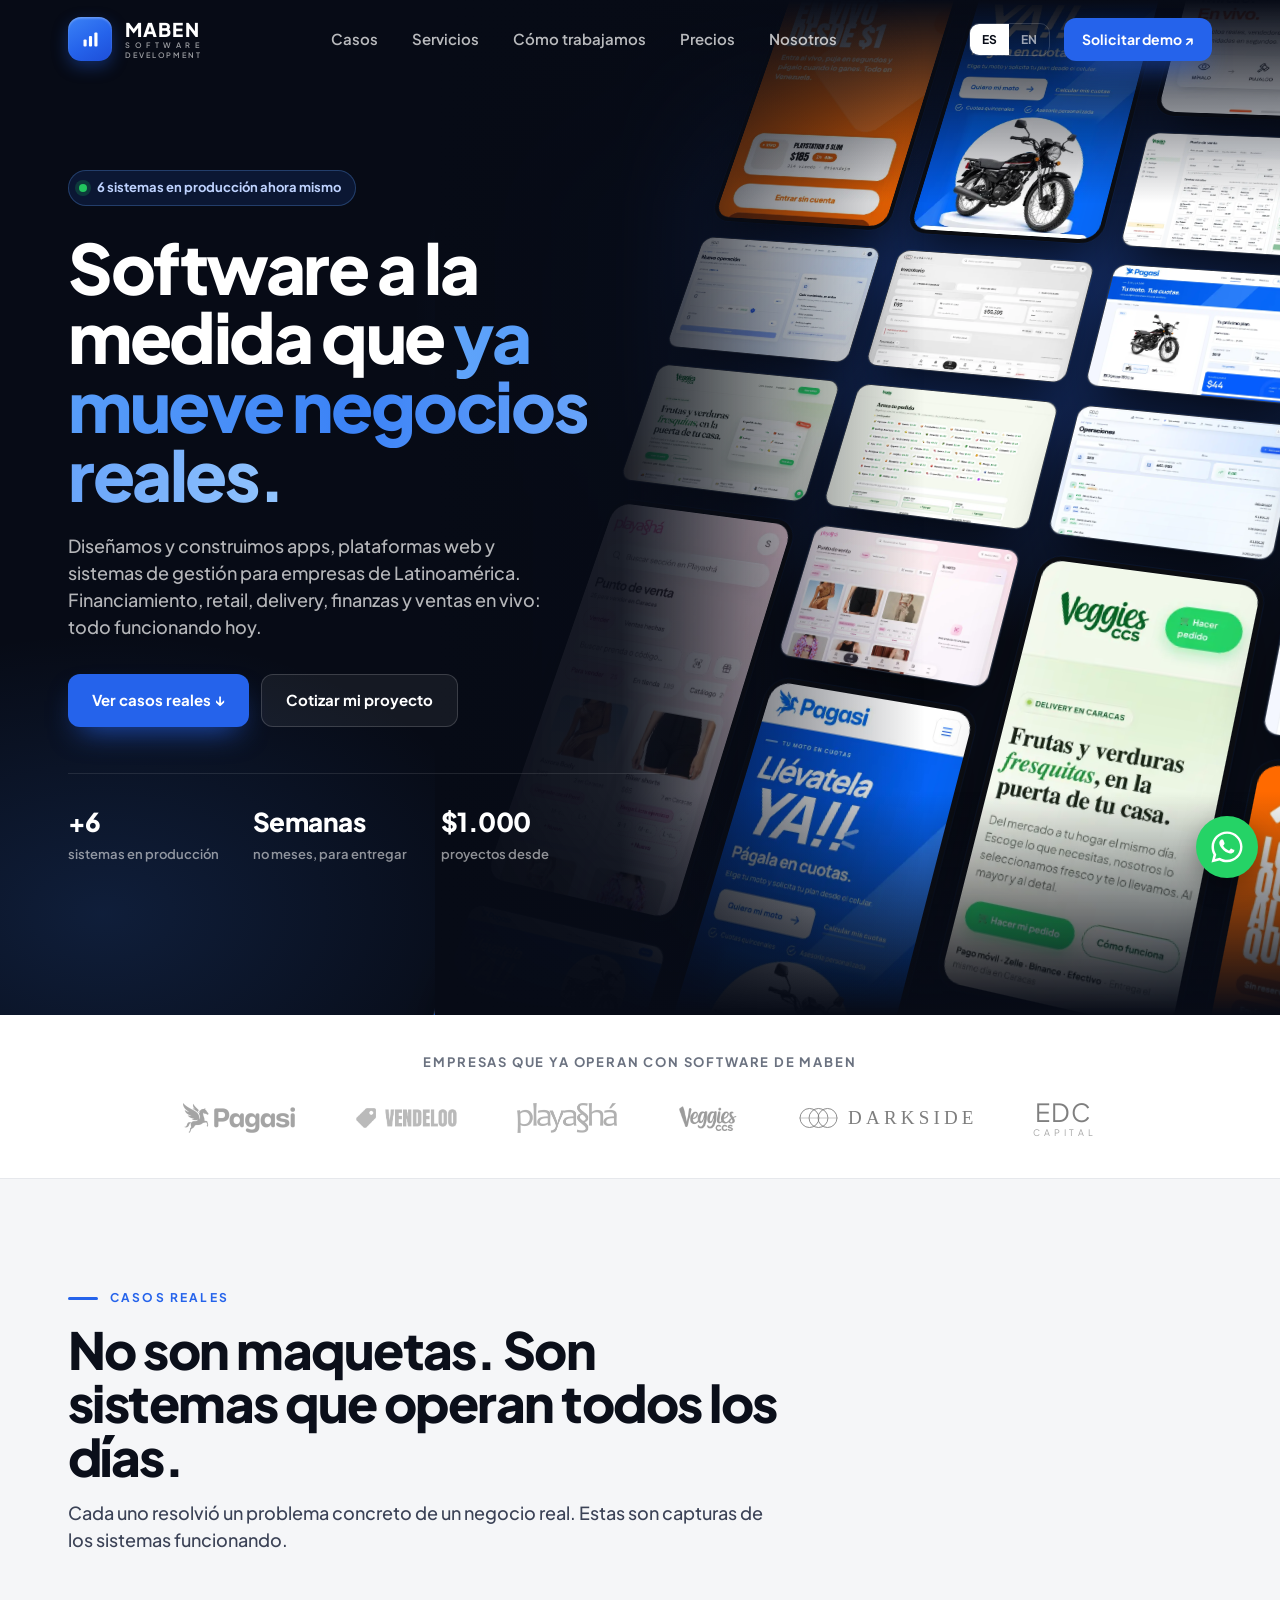
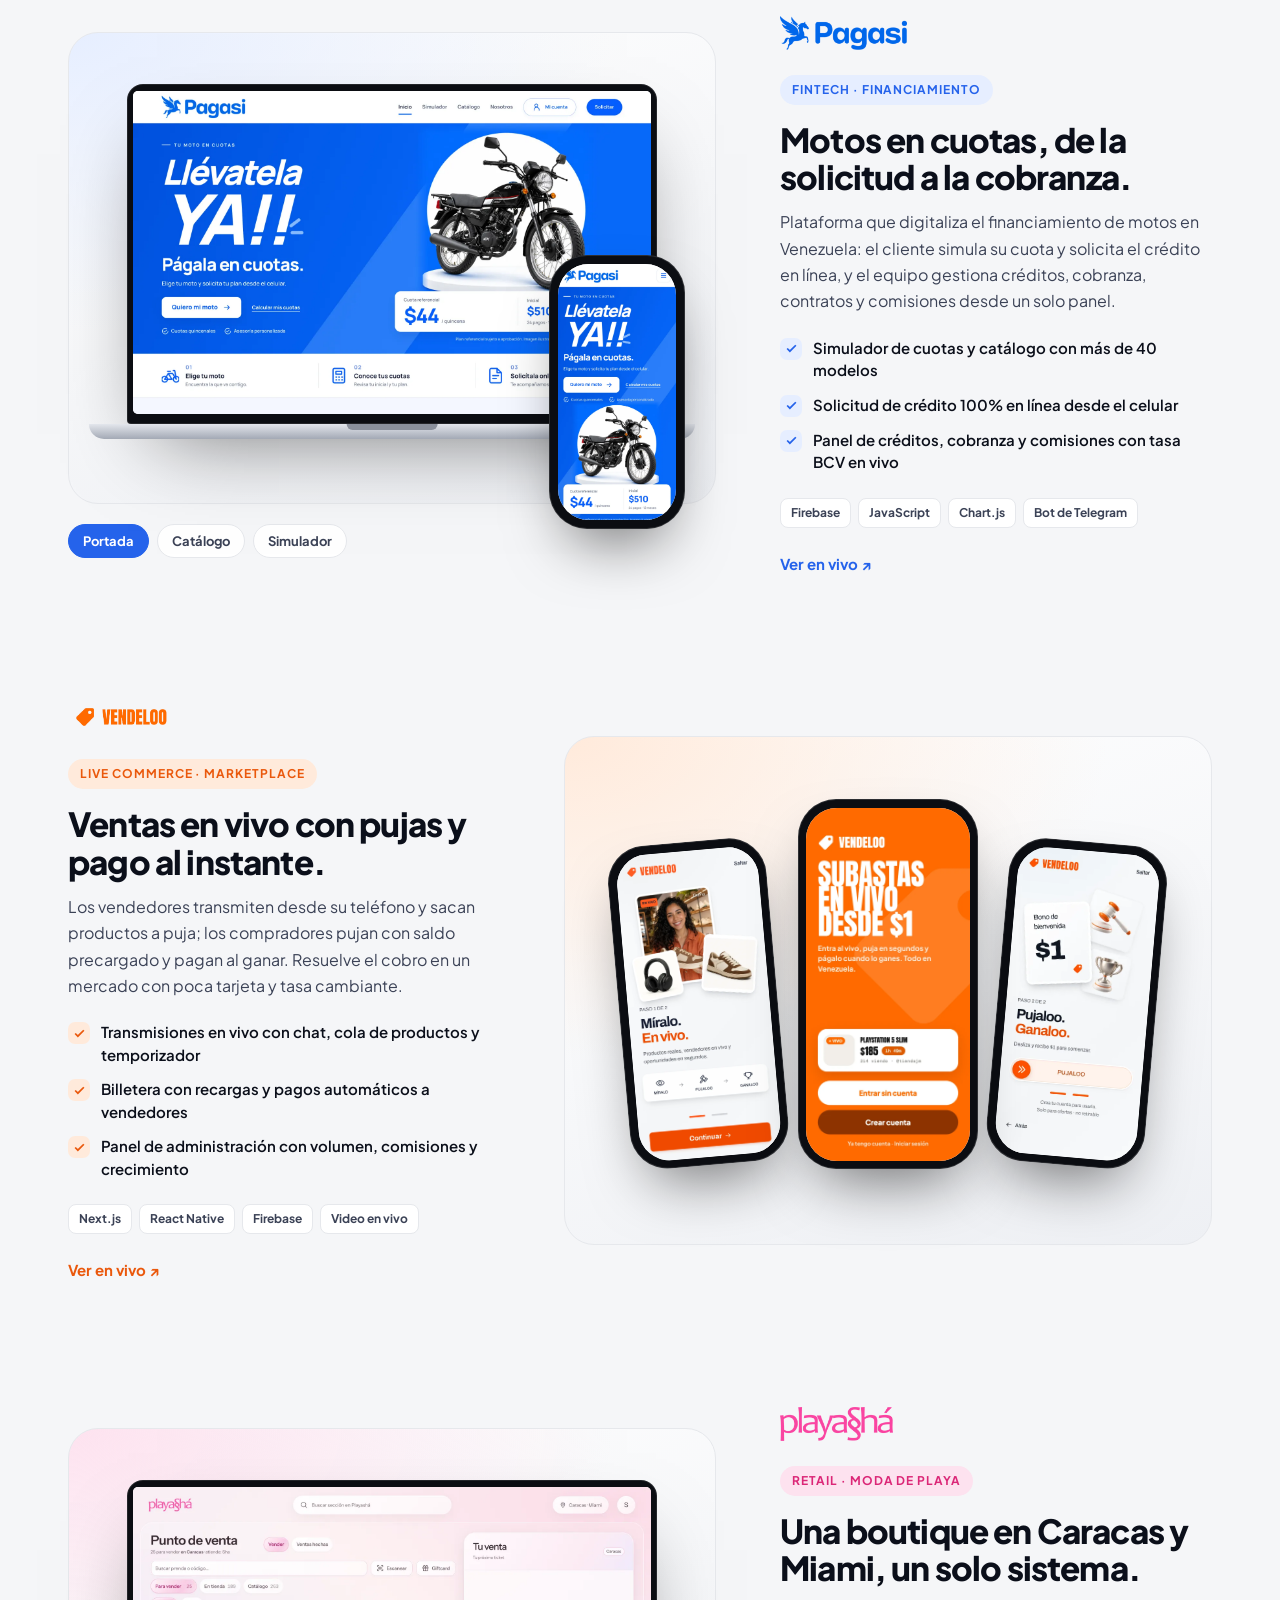
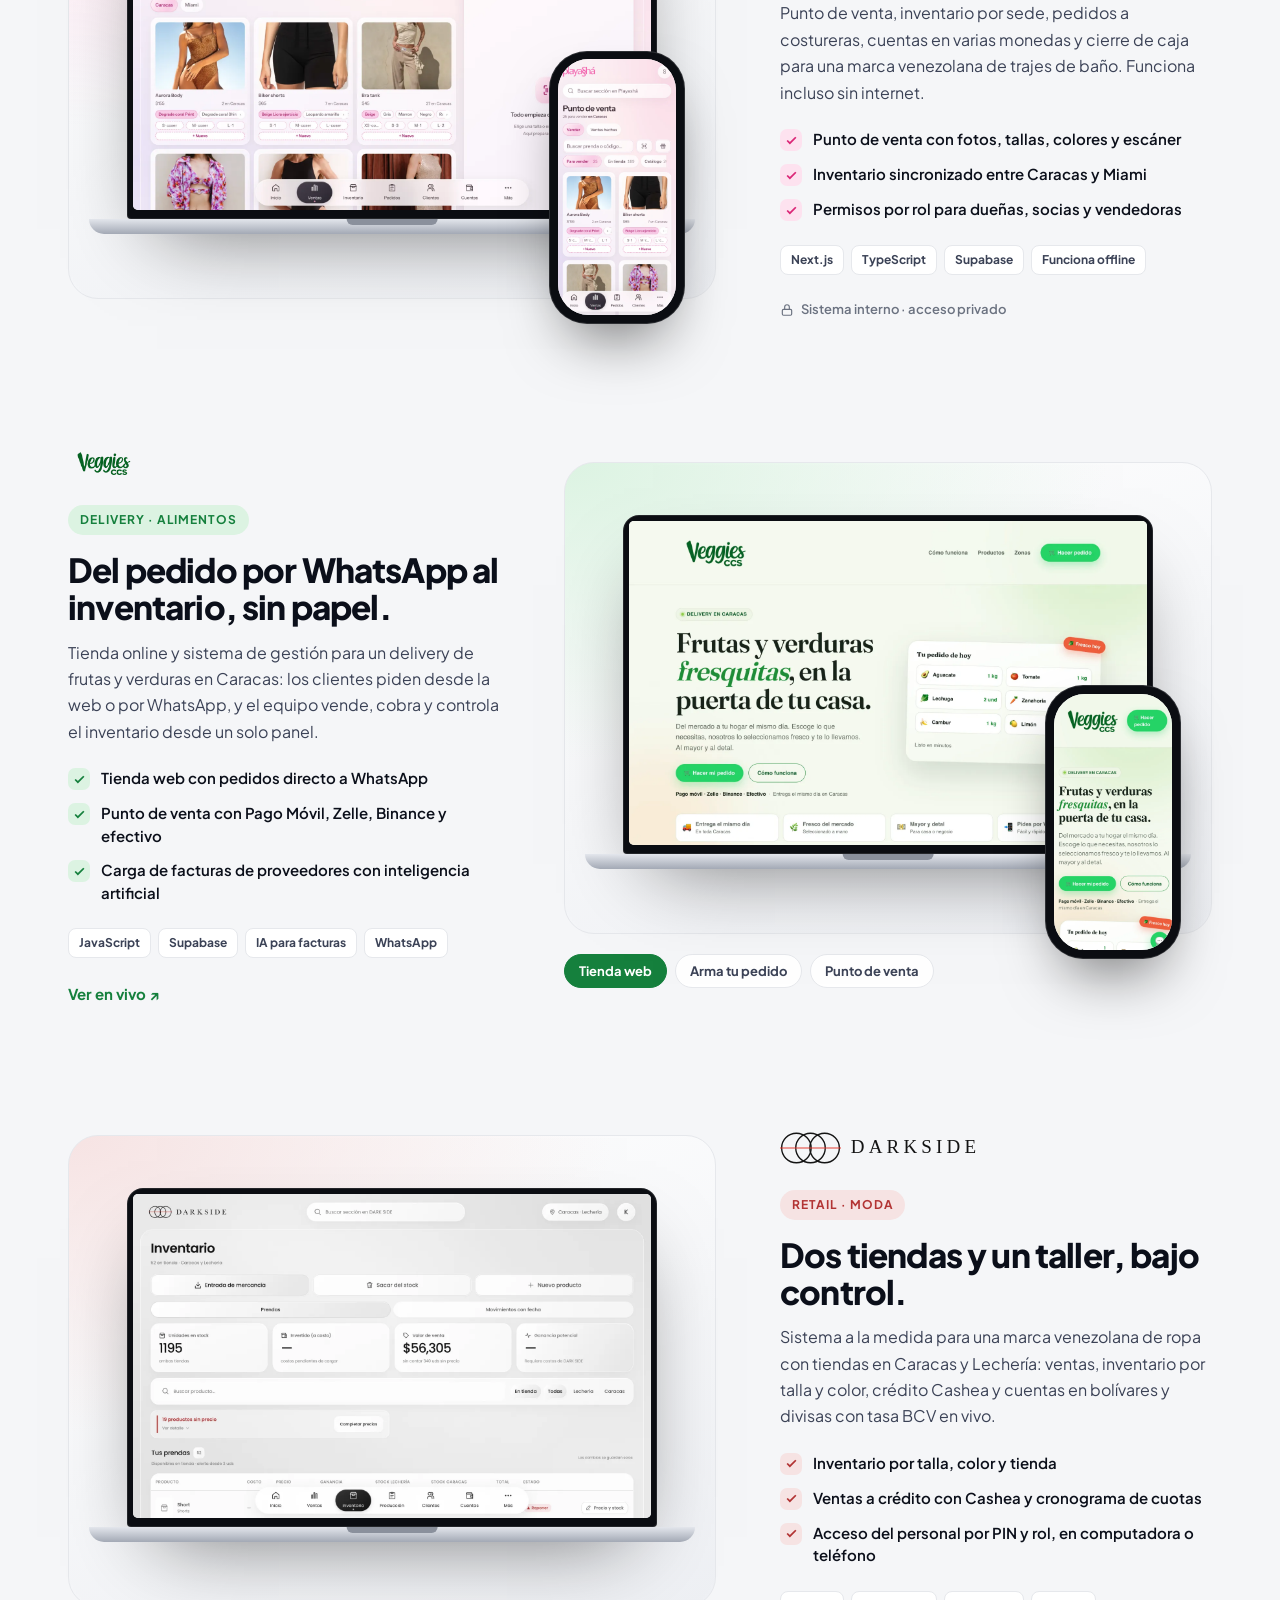
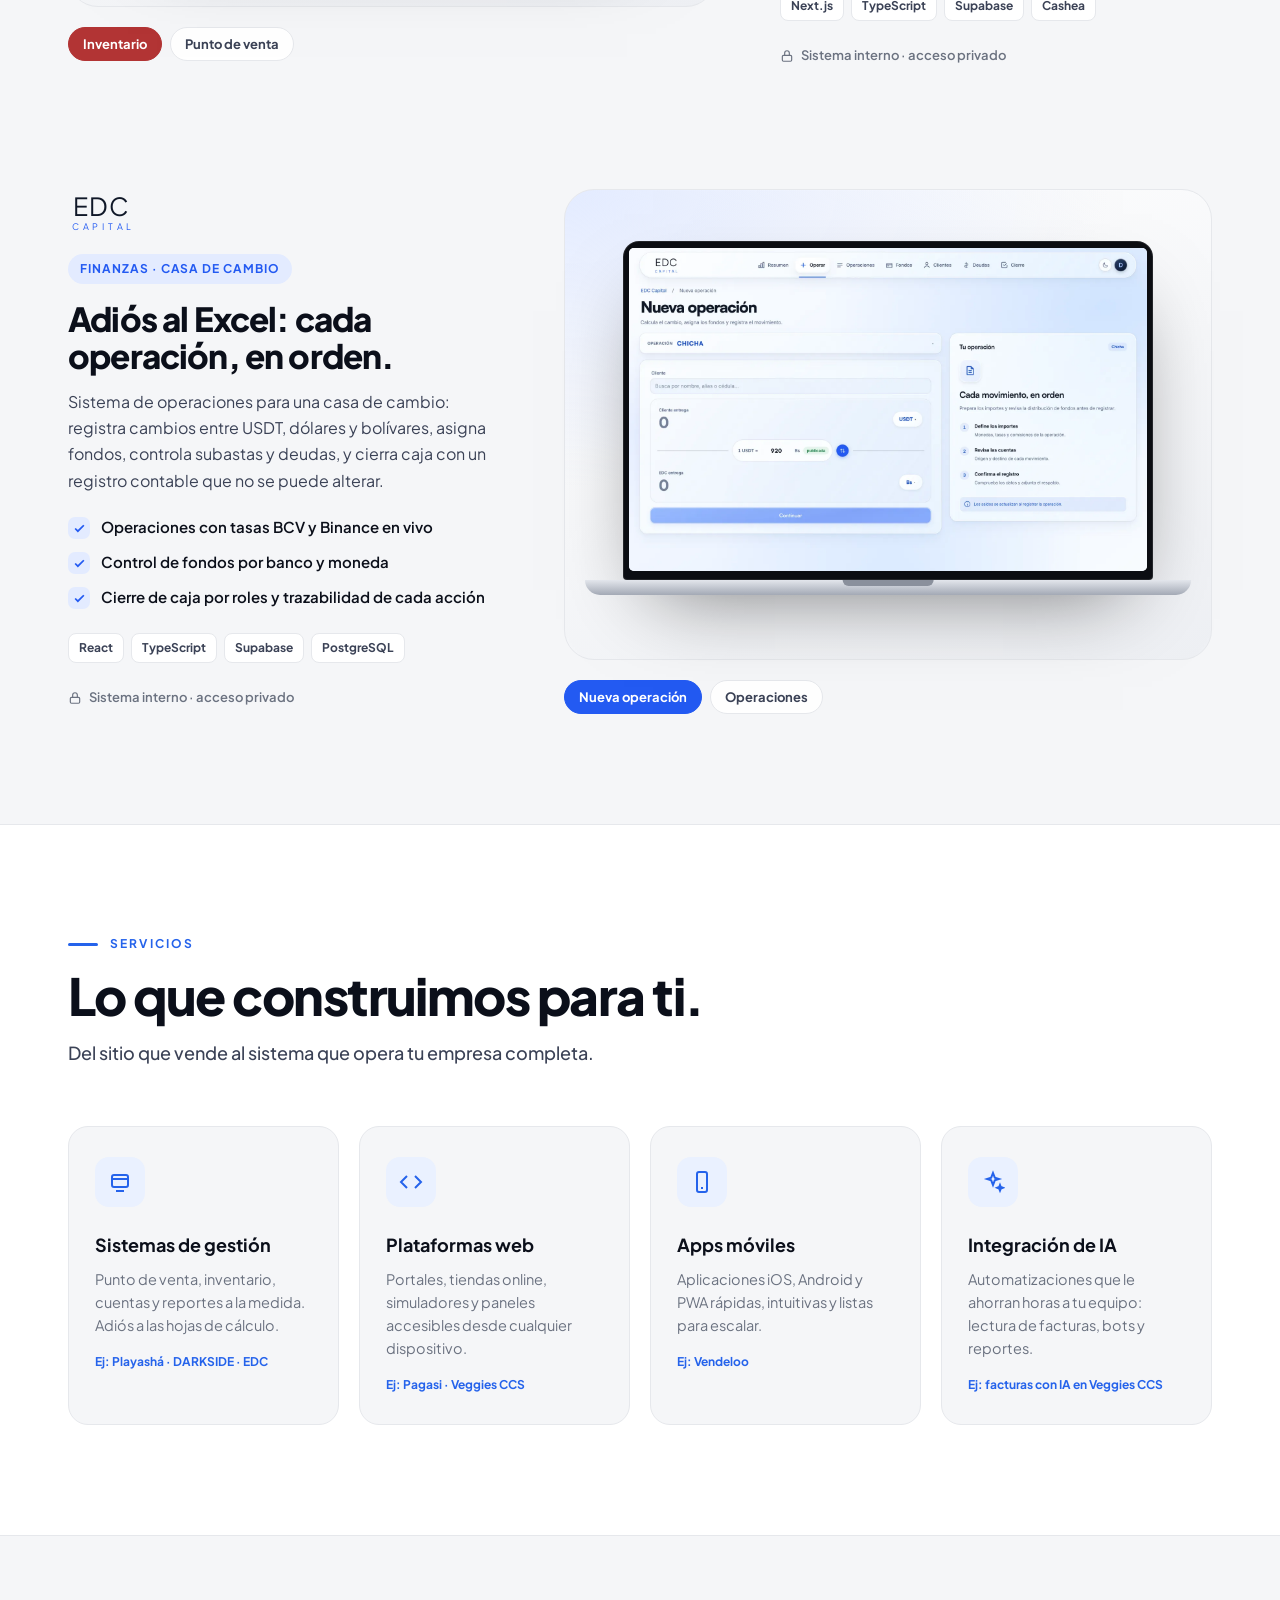
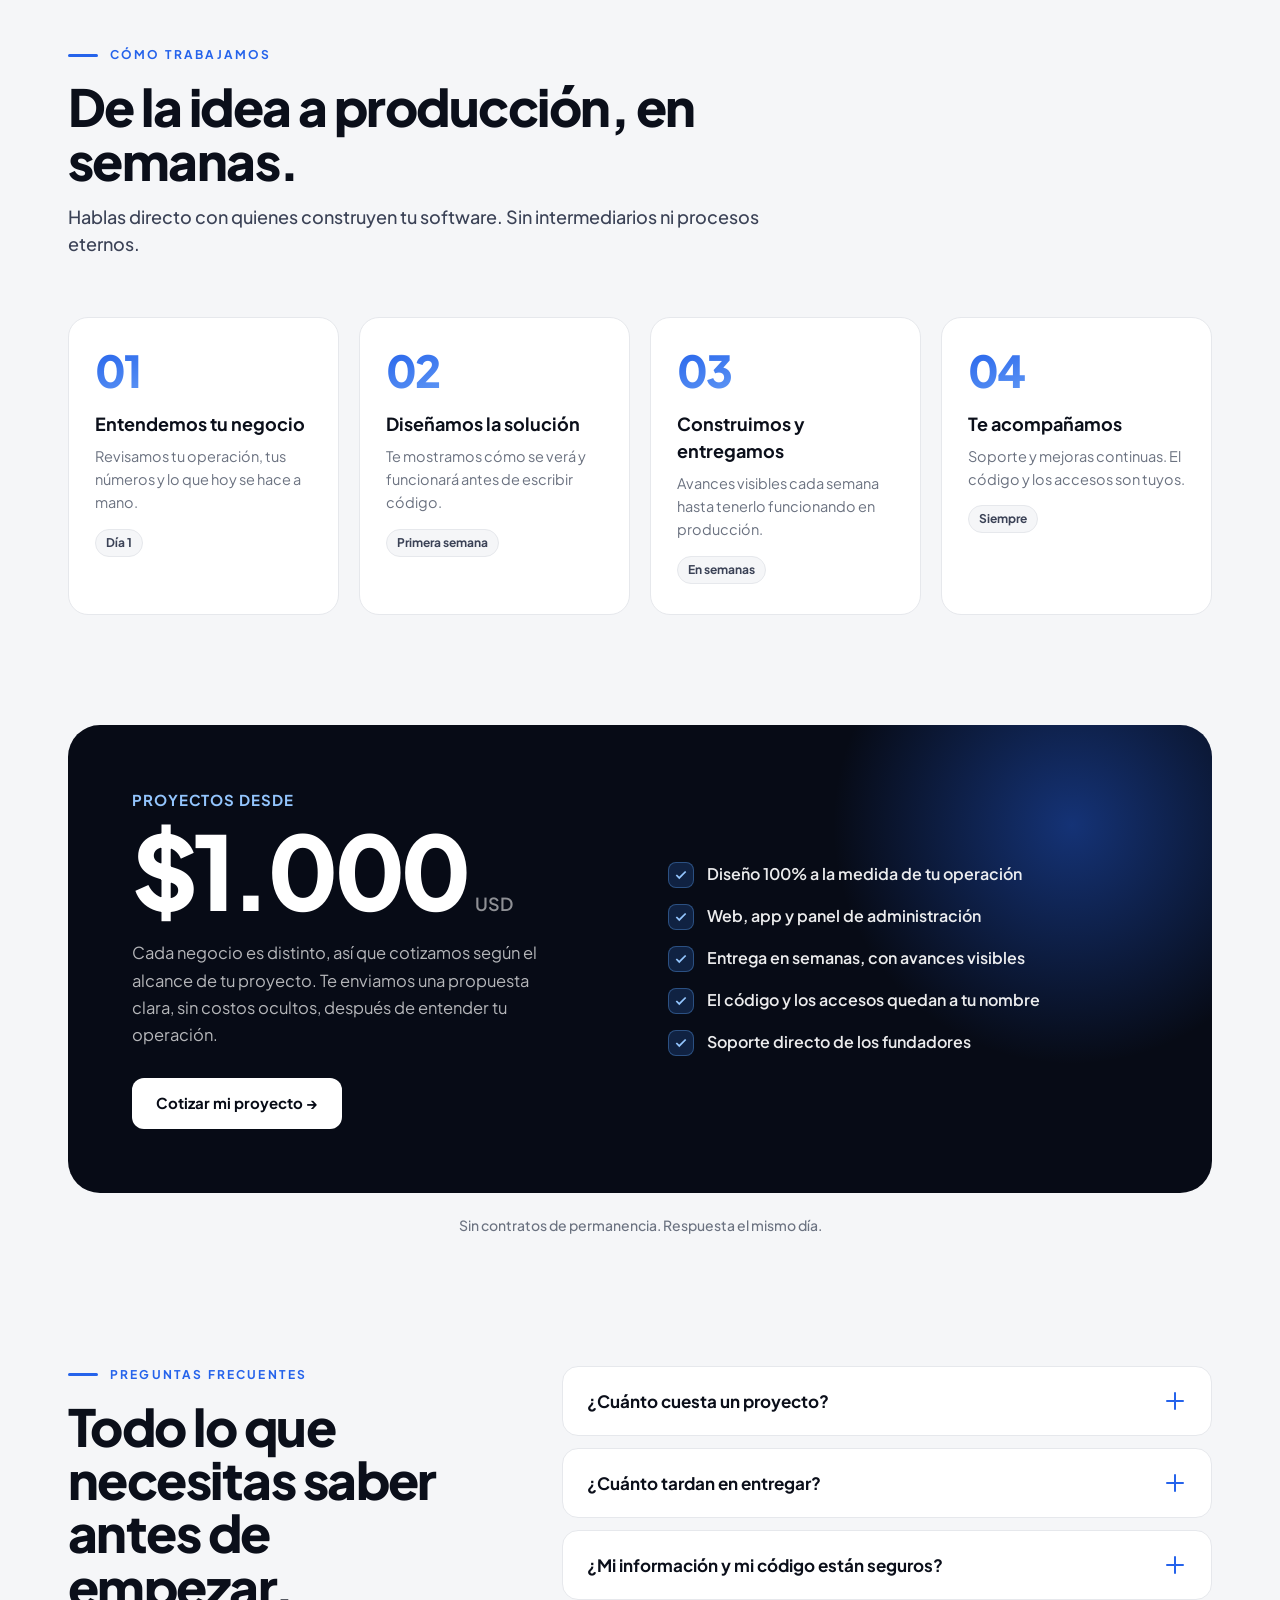
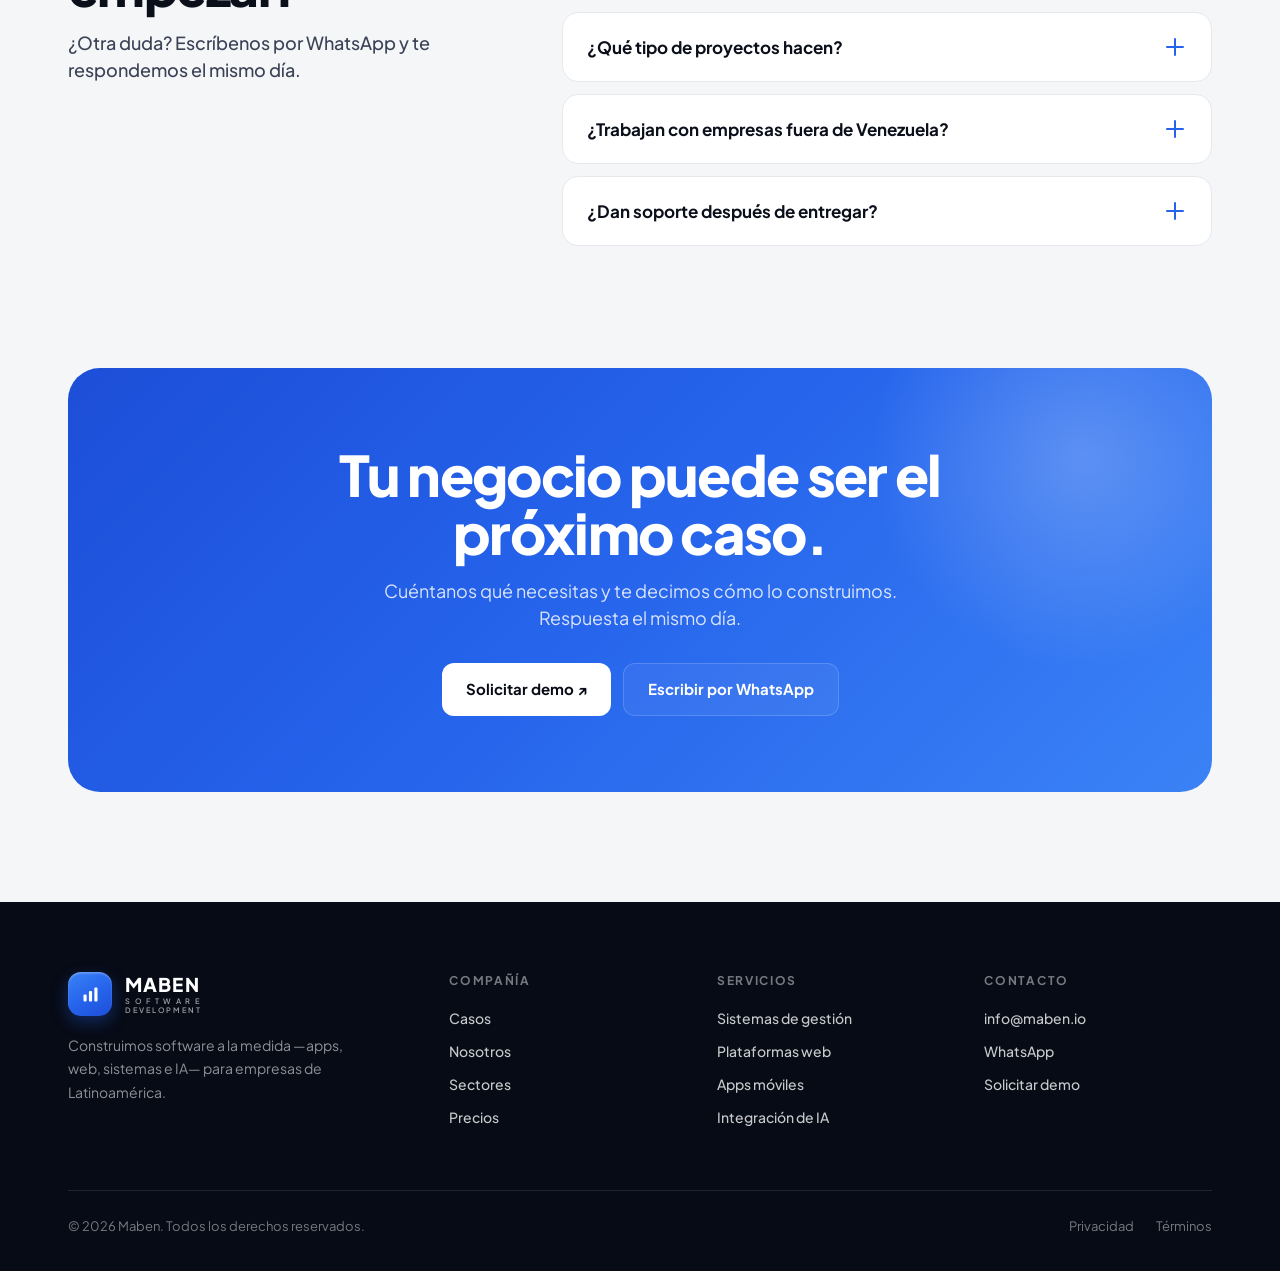
<file: index.html>
<!DOCTYPE html>
<html lang="es">
<head>
<meta charset="UTF-8">
<meta name="viewport" content="width=device-width, initial-scale=1.0">
<title>Maben — Desarrollo de Software | Apps, Web e IA</title>
<meta name="description" content="Maben desarrolla software a la medida para empresas de Latinoamérica: apps, plataformas web y sistemas de gestión. Mira los sistemas que ya tenemos en producción. Proyectos desde $1.000.">
<meta name="keywords" content="desarrollo de software, app móvil, desarrollo web, sistemas a la medida, punto de venta, integración de IA, Maben">
<meta name="author" content="Maben">
<link rel="canonical" href="https://maben.io/">
<meta name="theme-color" content="#070b16">

<!-- Favicon -->
<link rel="icon" type="image/svg+xml" href="[data-uri]">

<!-- Open Graph (Facebook, WhatsApp, LinkedIn) -->
<meta property="og:type" content="website">
<meta property="og:url" content="https://maben.io/">
<meta property="og:title" content="MABEN — Software a la medida que ya mueve negocios reales.">
<meta property="og:description" content="Apps, plataformas web y sistemas de gestión en producción para empresas de Latinoamérica. Proyectos desde $1.000.">
<meta property="og:image" content="https://maben.io/og.png">
<meta property="og:image:width" content="1200">
<meta property="og:image:height" content="630">
<meta property="og:locale" content="es_ES">
<meta property="og:locale:alternate" content="en_US">
<meta property="og:site_name" content="Maben">

<!-- Twitter / X -->
<meta name="twitter:card" content="summary_large_image">
<meta name="twitter:title" content="MABEN — Software a la medida que ya mueve negocios reales.">
<meta name="twitter:description" content="Apps, plataformas web y sistemas de gestión en producción para empresas de Latinoamérica. Proyectos desde $1.000.">
<meta name="twitter:image" content="https://maben.io/og.png">

<!-- Structured data -->
<script type="application/ld+json">
{
  "@context":"https://schema.org",
  "@type":"Organization",
  "name":"Maben",
  "description":"Compañía de desarrollo de software: apps móviles, plataformas web, sistemas de gestión e IA.",
  "url":"https://maben.io",
  "email":"info@maben.io",
  "logo":"https://maben.io/og.png"
}
</script>
<link rel="preconnect" href="https://fonts.googleapis.com">
<link rel="preconnect" href="https://fonts.gstatic.com" crossorigin>
<link href="https://fonts.googleapis.com/css2?family=Plus+Jakarta+Sans:wght@400;500;600;700;800&display=swap" rel="stylesheet">

<!-- GOOGLE ANALYTICS (GA4): pega tu Measurement ID (G-XXXXXXXXXX) abajo y descomenta el bloque -->
<!--
<script async src="https://www.googletagmanager.com/gtag/js?id=G-XXXXXXXXXX"></script>
<script>
  window.dataLayer = window.dataLayer || [];
  function gtag(){dataLayer.push(arguments);}
  gtag('js', new Date());
  gtag('config', 'G-XXXXXXXXXX');
</script>
-->

<style>
:root{
  --blue:#2563eb;
  --blue-bright:#3b82f6;
  --blue-soft:#eaf1ff;
  --night:#070b16;
  --night-2:#0d1426;
  --ink:#0b0f1a;
  --ink-soft:#3b4256;
  --muted:#6b7280;
  --bg:#f5f6f8;
  --card:#ffffff;
  --line:#e6e8ec;
  --font:'Plus Jakarta Sans',-apple-system,BlinkMacSystemFont,'Segoe UI',sans-serif;
  --ease:cubic-bezier(.16,1,.3,1);
}
*{margin:0;padding:0;box-sizing:border-box;}
html{scroll-behavior:smooth;scroll-padding-top:84px;}
body{font-family:var(--font);background:var(--bg);color:var(--ink);-webkit-font-smoothing:antialiased;line-height:1.5;overflow-x:hidden;}
img{max-width:100%;height:auto;display:block;}
a{color:inherit;}
.wrap{max-width:1200px;margin:0 auto;padding:0 28px;}

/* ---------- BUTTONS ---------- */
.btn{display:inline-flex;align-items:center;justify-content:center;gap:8px;font-family:var(--font);font-weight:700;font-size:15px;text-decoration:none;padding:14px 24px;border-radius:12px;cursor:pointer;border:none;transition:transform .2s,box-shadow .2s,background .2s,border-color .2s,color .2s;white-space:nowrap;}
.btn-blue{background:var(--blue);color:#fff;box-shadow:0 14px 30px -12px rgba(37,99,235,.8);}
.btn-blue:hover{transform:translateY(-2px);background:var(--blue-bright);}
.btn-glass{background:rgba(255,255,255,.06);color:#fff;border:1px solid rgba(255,255,255,.16);}
.btn-glass:hover{transform:translateY(-2px);background:rgba(255,255,255,.12);}
.btn-ghost{background:#fff;color:var(--ink);border:1.5px solid var(--line);}
.btn-ghost:hover{transform:translateY(-2px);border-color:var(--blue);color:var(--blue);}
.btn-white{background:#fff;color:var(--night);}
.btn-white:hover{transform:translateY(-2px);box-shadow:0 16px 30px -12px rgba(255,255,255,.35);}

/* ---------- NAV ---------- */
.topbar{position:fixed;top:0;left:0;right:0;z-index:100;transition:background .3s,border-color .3s,backdrop-filter .3s;border-bottom:1px solid transparent;}
.topbar.solid{background:rgba(7,11,22,.82);backdrop-filter:blur(14px);-webkit-backdrop-filter:blur(14px);border-bottom-color:rgba(255,255,255,.08);}
nav{display:flex;align-items:center;justify-content:space-between;height:78px;gap:20px;}
.brand{display:flex;align-items:center;gap:13px;text-decoration:none;color:#fff;}
.logo-mark{width:44px;height:44px;border-radius:13px;background:linear-gradient(150deg,#3b82f6,#2563eb 55%,#1d4ed8);display:flex;align-items:center;justify-content:center;box-shadow:0 6px 16px rgba(37,99,235,.35),inset 0 1.5px 2px rgba(255,255,255,.28);flex-shrink:0;}
.brand-text{line-height:1.1;}
.brand-text .name{font-weight:800;font-size:19px;letter-spacing:.06em;}
.brand-text .subwrap{display:flex;flex-direction:column;gap:2px;margin-top:3px;}
.brand-text .subln{display:flex;justify-content:space-between;font-size:7.5px;font-weight:600;opacity:.6;line-height:1;}
.nav-links{display:flex;gap:34px;}
.nav-links a{text-decoration:none;color:rgba(255,255,255,.72);font-weight:600;font-size:15px;transition:color .2s;}
.nav-links a:hover{color:#fff;}
.nav-right{display:flex;align-items:center;gap:14px;}
.lang-switch{display:flex;border:1px solid rgba(255,255,255,.16);border-radius:10px;overflow:hidden;}
.lang-switch button{border:none;background:transparent;font-family:var(--font);font-weight:700;font-size:12px;padding:8px 12px;cursor:pointer;color:rgba(255,255,255,.6);transition:background .2s,color .2s;}
.lang-switch button.active{background:#fff;color:var(--night);}
.nav-right .btn{padding:11px 18px;font-size:14px;}

/* MOBILE MENU */
.hamburger{display:none;flex-direction:column;justify-content:center;gap:5px;width:44px;height:44px;border:1px solid rgba(255,255,255,.18);border-radius:12px;background:rgba(255,255,255,.04);cursor:pointer;padding:0;}
.hamburger span{display:block;width:19px;height:2px;background:#fff;border-radius:2px;margin:0 auto;}
.mobile-menu{display:none;position:fixed;inset:0;z-index:1000;background:rgba(7,11,22,.55);backdrop-filter:blur(4px);}
.mobile-menu.open{display:block;}
.mobile-panel{position:absolute;top:0;right:0;width:86%;max-width:350px;height:100%;background:#fff;padding:24px;display:flex;flex-direction:column;box-shadow:-20px 0 60px -20px rgba(0,0,0,.35);animation:slideIn .32s var(--ease);}
@keyframes slideIn{from{transform:translateX(100%)}to{transform:none}}
.mm-head{display:flex;justify-content:space-between;align-items:center;margin-bottom:26px;}
.mm-head .brand{color:var(--ink);}
.mm-close{width:42px;height:42px;border:1.5px solid var(--line);border-radius:11px;background:#fff;font-size:22px;color:var(--ink);cursor:pointer;line-height:1;}
.mobile-panel a.mm-link{text-decoration:none;color:var(--ink);font-weight:700;font-size:19px;padding:15px 0;border-bottom:1px solid var(--line);}
.mm-lang{display:flex;margin:24px 0;border:1.5px solid var(--line);border-radius:11px;overflow:hidden;}
.mm-lang button{flex:1;border:none;background:#fff;font-family:var(--font);font-weight:700;font-size:15px;padding:13px;cursor:pointer;color:var(--muted);}
.mm-lang button.active{background:var(--blue);color:#fff;}
.mobile-panel .btn-blue{margin-top:auto;}

/* ---------- DEVICE FRAMES ---------- */
.laptop{position:relative;}
.laptop .screen{background:#0b0d12;border-radius:16px 16px 4px 4px;padding:1.1% 1.1% 1.6%;border:1px solid rgba(255,255,255,.1);box-shadow:0 40px 80px -30px rgba(0,0,0,.55);}
.laptop .screen img{width:100%;aspect-ratio:16/10;object-fit:cover;object-position:top;border-radius:5px;background:#f2f3f5;transition:opacity .35s;}
.laptop .base{height:clamp(8px,1.2vw,15px);margin:0 -7%;background:linear-gradient(#e3e6ec,#a3a9b5);border-radius:0 0 16px 16px;position:relative;box-shadow:0 18px 30px -14px rgba(0,0,0,.4);}
.laptop .base::before{content:"";position:absolute;left:50%;top:0;transform:translateX(-50%);width:15%;height:40%;background:#8a909c;border-radius:0 0 8px 8px;}
.phone{background:#0b0d12;border-radius:clamp(20px,3vw,38px);padding:clamp(4px,.6vw,8px);border:1px solid rgba(255,255,255,.14);box-shadow:0 30px 60px -20px rgba(0,0,0,.55);}
.phone img{width:100%;aspect-ratio:390/844;object-fit:cover;object-position:top;border-radius:clamp(16px,2.5vw,31px);background:#f2f3f5;}

/* ---------- HERO ---------- */
.hero{position:relative;background:var(--night);color:#fff;overflow:hidden;padding:170px 0 150px;min-height:min(100vh,960px);display:flex;align-items:center;}
.hero > .wrap{width:100%;}
.hero::before{content:"";position:absolute;inset:0;background:
  radial-gradient(900px 520px at 78% 30%,rgba(37,99,235,.38),transparent 65%),
  radial-gradient(600px 400px at 8% 90%,rgba(59,130,246,.16),transparent 70%);pointer-events:none;}
.hero-grid{position:relative;z-index:3;}
.hero-grid > div{max-width:600px;}
.kicker{display:inline-flex;align-items:center;gap:10px;font-size:13px;font-weight:700;color:#bfd3ff;background:rgba(37,99,235,.14);border:1px solid rgba(96,165,250,.28);padding:7px 14px 7px 10px;border-radius:99px;margin-bottom:26px;}
.kicker .dot{width:8px;height:8px;border-radius:50%;background:#22c55e;box-shadow:0 0 0 4px rgba(34,197,94,.2);animation:pulse 2s infinite;}
@keyframes pulse{50%{box-shadow:0 0 0 8px rgba(34,197,94,0)}}
.hero h1{font-size:clamp(42px,5.4vw,74px);line-height:1;font-weight:800;letter-spacing:-.035em;margin-bottom:24px;}
.hero h1 .accent{background:linear-gradient(95deg,#60a5fa,#3b82f6 45%,#93c5fd);-webkit-background-clip:text;background-clip:text;color:transparent;}
.hero p.lead{font-size:18px;color:rgba(255,255,255,.7);max-width:500px;margin-bottom:34px;font-weight:500;}
.hero-cta{display:flex;gap:12px;flex-wrap:wrap;}
.hero-stats{display:flex;gap:34px;margin-top:46px;padding-top:28px;border-top:1px solid rgba(255,255,255,.1);flex-wrap:wrap;}
.hero-stats b{display:block;font-size:26px;font-weight:800;letter-spacing:-.02em;}
.hero-stats span{font-size:13px;color:rgba(255,255,255,.55);font-weight:600;}
/* Pared 3D con capturas de todos los clientes */
.hero-wall{position:absolute;top:0;bottom:0;right:0;width:66%;z-index:1;pointer-events:none;}
.hero-wall::after{content:"";position:absolute;inset:0;z-index:2;background:
  linear-gradient(90deg,var(--night) 0%,rgba(7,11,22,.92) 22%,rgba(7,11,22,.45) 40%,rgba(7,11,22,0) 58%),
  linear-gradient(180deg,var(--night) 0%,rgba(7,11,22,0) 20%,rgba(7,11,22,0) 78%,var(--night) 100%);}
.wall-stage{position:absolute;inset:-38% -30% -38% 14%;perspective:1700px;}
.wall{display:grid;grid-template-columns:repeat(4,1fr);gap:22px;height:100%;transform:rotateX(24deg) rotateY(-16deg) rotateZ(14deg);transform-style:preserve-3d;}
.wall-col{min-width:0;}
.wall-track{animation:wallUp 70s linear infinite;will-change:transform;}
.wall-col:nth-child(2) .wall-track{animation-name:wallDown;animation-duration:82s;}
.wall-col:nth-child(3) .wall-track{animation-duration:60s;}
.wall-col:nth-child(4) .wall-track{animation-name:wallDown;animation-duration:76s;}
@keyframes wallUp{from{transform:translateY(0)}to{transform:translateY(-50%)}}
@keyframes wallDown{from{transform:translateY(-50%)}to{transform:translateY(0)}}
.tile{margin-bottom:22px;border-radius:14px;overflow:hidden;background:#101828;border:1px solid rgba(255,255,255,.14);box-shadow:0 30px 60px -18px rgba(0,0,0,.75),0 0 0 1px rgba(59,130,246,.08);}
.tile img{width:100%;aspect-ratio:16/10;object-fit:cover;object-position:top;}
.tile.m{border-radius:24px;border:5px solid #0b0d12;}
.tile.m img{aspect-ratio:9/17;border-radius:19px;}
.hero-wall .float-card{z-index:3;}
.float-card{position:absolute;display:flex;align-items:center;gap:10px;background:rgba(255,255,255,.95);color:var(--ink);border-radius:14px;padding:10px 14px;font-size:13px;font-weight:700;box-shadow:0 20px 40px -18px rgba(0,0,0,.5);animation:bob 5s ease-in-out infinite;white-space:nowrap;}
.float-card small{display:block;font-size:11px;color:var(--muted);font-weight:600;}
.float-card .ic{width:30px;height:30px;border-radius:9px;display:flex;align-items:center;justify-content:center;flex-shrink:0;}
.fc1{top:27%;left:20%;}
.fc2{bottom:22%;right:9%;animation-delay:-2.5s;}
.fc3{top:52%;left:38%;animation-delay:-1.2s;}
.fc3 .live{width:9px;height:9px;border-radius:50%;background:#ef4444;box-shadow:0 0 0 4px rgba(239,68,68,.2);animation:pulse 1.6s infinite;}
@keyframes bob{50%{transform:translateY(-8px)}}

/* ---------- LOGOS ---------- */
.logos{background:#fff;border-bottom:1px solid var(--line);padding:38px 0;}
.logos p{text-align:center;font-size:13px;font-weight:700;letter-spacing:.14em;color:var(--muted);text-transform:uppercase;margin-bottom:24px;}
.logo-row{display:flex;align-items:center;justify-content:center;flex-wrap:wrap;gap:22px 52px;}
.logo-row a{display:flex;align-items:center;height:44px;text-decoration:none;filter:grayscale(1);opacity:.55;transition:filter .3s,opacity .3s,transform .3s;}
.logo-row a:hover{filter:none;opacity:1;transform:translateY(-2px);}
.logo-row img{height:30px;width:auto;}
.logo-row img.vendeloo{height:38px;}
.logo-row img.veggies{height:52px;}
.lg-dark{display:flex;align-items:center;gap:10px;color:#141414;}
.lg-dark img{height:22px;}
.lg-dark span{font-family:Georgia,'Times New Roman',serif;font-size:19px;letter-spacing:.22em;}
.lg-edc{display:flex;flex-direction:column;align-items:center;line-height:1;color:#101828;}
.lg-edc b{font-weight:400;font-size:25px;letter-spacing:.04em;}
.lg-edc span{font-size:9px;letter-spacing:.42em;color:#235af2;margin-top:3px;padding-left:.42em;}

/* ---------- SECTIONS ---------- */
.section{padding:110px 0;}
.label{display:flex;align-items:center;gap:12px;margin-bottom:16px;}
.label .bar{width:30px;height:3px;background:var(--blue);border-radius:2px;}
.label span{font-size:12px;font-weight:700;letter-spacing:.18em;color:var(--blue);text-transform:uppercase;}
.sec-head{max-width:720px;margin-bottom:60px;}
.sec-head h2{font-size:clamp(34px,4vw,52px);line-height:1.04;font-weight:800;letter-spacing:-.03em;margin-bottom:16px;}
.sec-head p{font-size:18px;color:var(--ink-soft);font-weight:500;}

/* ---------- CASES ---------- */
.cases{display:flex;flex-direction:column;gap:120px;}
.case{display:grid;grid-template-columns:1.2fr .8fr;gap:64px;align-items:center;}
.case.flip{grid-template-columns:.8fr 1.2fr;}
.case.flip .case-media{order:2;}
.case-visual{position:relative;border-radius:30px;padding:clamp(22px,4vw,52px) clamp(22px,4.5vw,60px) clamp(34px,5vw,64px);background:radial-gradient(120% 90% at 0% 0%,var(--tint),transparent 70%),linear-gradient(160deg,#fff,#eef0f4);border:1px solid var(--line);}
.case-visual .phone{position:absolute;width:21%;right:clamp(10px,2.5vw,30px);bottom:clamp(-30px,-2vw,-14px);}
.trio{display:flex;justify-content:center;align-items:center;gap:4%;padding:2% 0;}
.trio .phone{position:static;width:30%;flex-shrink:0;}
.trio .phone:nth-child(1){transform:rotate(-5deg) translateY(6%);}
.trio .phone:nth-child(2){width:34%;z-index:1;}
.trio .phone:nth-child(3){transform:rotate(5deg) translateY(6%);}
.screens{display:flex;gap:8px;flex-wrap:wrap;margin-top:20px;}
.screens button{font-family:var(--font);font-size:13px;font-weight:700;padding:8px 14px;border-radius:99px;border:1.5px solid var(--line);background:#fff;color:var(--ink-soft);cursor:pointer;transition:all .2s;}
.screens button:hover{border-color:var(--c);color:var(--c);}
.screens button.on{background:var(--c);border-color:var(--c);color:#fff;}
.case-logo{height:40px;display:flex;align-items:center;margin-bottom:22px;}
.case-logo img{height:34px;width:auto;}
.case-logo img.veggies{height:48px;}
.case-tag{display:inline-block;font-size:12px;font-weight:700;letter-spacing:.08em;text-transform:uppercase;color:var(--c);background:var(--tint);padding:6px 12px;border-radius:99px;margin-bottom:16px;}
.case h3{font-size:clamp(26px,2.6vw,34px);line-height:1.12;font-weight:800;letter-spacing:-.025em;margin-bottom:14px;}
.case p.desc{font-size:16px;color:var(--ink-soft);line-height:1.65;margin-bottom:22px;}
.case ul{list-style:none;display:flex;flex-direction:column;gap:12px;margin-bottom:24px;}
.case li{display:flex;gap:11px;align-items:flex-start;font-size:15px;font-weight:600;color:var(--ink);}
.case li .ck{width:22px;height:22px;border-radius:7px;background:var(--tint);color:var(--c);display:flex;align-items:center;justify-content:center;flex-shrink:0;margin-top:1px;}
.stack{display:flex;flex-wrap:wrap;gap:7px;margin-bottom:24px;}
.stack span{font-size:12px;font-weight:700;color:var(--ink-soft);background:#fff;border:1px solid var(--line);padding:5px 10px;border-radius:8px;}
.case-link{display:inline-flex;align-items:center;gap:6px;font-weight:700;font-size:15px;color:var(--c);text-decoration:none;border-bottom:2px solid transparent;transition:border-color .2s;}
.case-link:hover{border-bottom-color:var(--c);}
.case-private{display:inline-flex;align-items:center;gap:7px;font-size:13px;font-weight:600;color:var(--muted);}

/* ---------- SERVICES ---------- */
.services{background:#fff;border-top:1px solid var(--line);border-bottom:1px solid var(--line);}
.cards{display:grid;grid-template-columns:repeat(4,1fr);gap:20px;}
.card{background:var(--bg);border:1px solid var(--line);border-radius:20px;padding:30px 26px;transition:transform .25s,box-shadow .25s,border-color .25s,background .25s;}
.card:hover{transform:translateY(-6px);background:#fff;box-shadow:0 24px 44px -22px rgba(37,99,235,.35);border-color:rgba(37,99,235,.35);}
.card .ic{width:50px;height:50px;border-radius:14px;background:var(--blue-soft);display:flex;align-items:center;justify-content:center;margin-bottom:24px;}
.card h3{font-size:18px;font-weight:700;margin-bottom:10px;}
.card p{font-size:14.5px;color:var(--muted);line-height:1.6;}
.card .ex{margin-top:16px;font-size:12px;font-weight:700;color:var(--blue);}

/* ---------- PROCESS ---------- */
.steps{display:grid;grid-template-columns:repeat(4,1fr);gap:20px;counter-reset:s;}
.step{position:relative;padding:30px 26px;border-radius:20px;background:#fff;border:1px solid var(--line);}
.step .n{font-size:44px;font-weight:800;letter-spacing:-.04em;line-height:1;background:linear-gradient(160deg,var(--blue),#93c5fd);-webkit-background-clip:text;background-clip:text;color:transparent;margin-bottom:18px;}
.step h3{font-size:18px;font-weight:700;margin-bottom:8px;}
.step p{font-size:14.5px;color:var(--muted);line-height:1.6;}
.step .when{display:inline-block;margin-top:14px;font-size:12px;font-weight:700;color:var(--ink-soft);background:var(--bg);border:1px solid var(--line);padding:4px 10px;border-radius:99px;}

/* ---------- PRICING ---------- */
.price-card{position:relative;overflow:hidden;background:var(--night);color:#fff;border-radius:32px;padding:clamp(34px,5vw,68px);display:grid;grid-template-columns:1fr 1fr;gap:56px;align-items:center;}
.price-card::before{content:"";position:absolute;top:-160px;right:-120px;width:520px;height:520px;background:radial-gradient(circle,rgba(37,99,235,.45),transparent 65%);pointer-events:none;}
.price-card > *{position:relative;}
.price-card .from{font-size:15px;font-weight:700;color:#93c5fd;letter-spacing:.06em;text-transform:uppercase;}
.price-card .amount{font-size:clamp(64px,8vw,104px);font-weight:800;letter-spacing:-.05em;line-height:1;margin:8px 0 18px;}
.price-card .amount small{font-size:18px;font-weight:600;color:rgba(255,255,255,.55);letter-spacing:0;margin-left:8px;}
.price-card p{font-size:16.5px;color:rgba(255,255,255,.7);line-height:1.65;margin-bottom:30px;max-width:440px;}
.price-card ul{list-style:none;display:flex;flex-direction:column;gap:16px;}
.price-card li{display:flex;gap:13px;align-items:flex-start;font-size:16px;font-weight:600;color:rgba(255,255,255,.92);}
.price-card li .ck{width:26px;height:26px;border-radius:8px;background:rgba(59,130,246,.2);border:1px solid rgba(96,165,250,.35);display:flex;align-items:center;justify-content:center;flex-shrink:0;}
.price-note{text-align:center;margin-top:22px;font-size:14px;color:var(--muted);font-weight:500;}

/* ---------- FAQ ---------- */
.faq-wrap{display:grid;grid-template-columns:.8fr 1.2fr;gap:60px;align-items:start;}
.faq-wrap .sec-head{margin-bottom:0;position:sticky;top:110px;}
.faq-item{border:1px solid var(--line);border-radius:16px;background:var(--card);margin-bottom:12px;overflow:hidden;}
.faq-q{width:100%;text-align:left;background:none;border:none;font-family:var(--font);font-size:17px;font-weight:700;color:var(--ink);padding:22px 24px;cursor:pointer;display:flex;justify-content:space-between;align-items:center;gap:16px;}
.faq-q .plus{flex-shrink:0;width:24px;height:24px;position:relative;transition:transform .3s;}
.faq-q .plus::before,.faq-q .plus::after{content:'';position:absolute;background:var(--blue);border-radius:2px;}
.faq-q .plus::before{top:11px;left:3px;right:3px;height:2px;}
.faq-q .plus::after{left:11px;top:3px;bottom:3px;width:2px;transition:opacity .3s;}
.faq-item.open .plus::after{opacity:0;}
.faq-item.open .plus{transform:rotate(180deg);}
.faq-a{max-height:0;overflow:hidden;transition:max-height .35s ease;}
.faq-a p{padding:0 24px 22px;color:var(--muted);font-size:15px;line-height:1.65;}

/* ---------- FINAL CTA ---------- */
.final{padding:0 0 110px;}
.final-card{position:relative;overflow:hidden;border-radius:32px;padding:clamp(40px,6vw,80px) clamp(28px,5vw,64px);text-align:center;color:#fff;background:linear-gradient(135deg,#1d4ed8,#2563eb 45%,#3b82f6);}
.final-card::before{content:"";position:absolute;top:-140px;right:-100px;width:460px;height:460px;background:radial-gradient(circle,rgba(255,255,255,.22),transparent 65%);pointer-events:none;}
.final-card > *{position:relative;}
.final-card h2{font-size:clamp(32px,4.4vw,56px);line-height:1.04;font-weight:800;letter-spacing:-.03em;margin:0 auto 16px;max-width:760px;}
.final-card p{font-size:18px;color:rgba(255,255,255,.82);max-width:560px;margin:0 auto 32px;}
.final-card .row{display:flex;gap:12px;justify-content:center;flex-wrap:wrap;}

/* ---------- FOOTER ---------- */
footer{background:var(--night);color:#fff;padding:70px 0 34px;}
.foot-top{display:grid;grid-template-columns:1.5fr 1fr 1fr 1fr;gap:40px;margin-bottom:50px;}
.foot-brand p{font-size:14px;color:rgba(255,255,255,.55);line-height:1.65;max-width:290px;margin-top:18px;}
.foot-col h4{font-size:12px;font-weight:700;letter-spacing:.14em;text-transform:uppercase;color:rgba(255,255,255,.45);margin-bottom:18px;}
.foot-col a{display:block;text-decoration:none;color:rgba(255,255,255,.78);font-size:14px;font-weight:500;margin-bottom:12px;transition:color .2s;}
.foot-col a:hover{color:#fff;}
.foot-bottom{border-top:1px solid rgba(255,255,255,.1);padding-top:26px;display:flex;justify-content:space-between;align-items:center;flex-wrap:wrap;gap:12px;}
.foot-bottom small{color:rgba(255,255,255,.45);font-size:13px;}
.foot-bottom .legal{display:flex;gap:22px;}
.foot-bottom .legal a{color:rgba(255,255,255,.45);font-size:13px;text-decoration:none;}
.foot-bottom .legal a:hover{color:#fff;}

/* ---------- WHATSAPP ---------- */
.wa-float{position:fixed;right:22px;bottom:22px;width:62px;height:62px;border-radius:50%;background:#25D366;display:flex;align-items:center;justify-content:center;z-index:999;box-shadow:0 8px 24px rgba(0,0,0,.28);transition:transform .2s;text-decoration:none;}
.wa-float:hover{transform:scale(1.08);}
.wa-float::after{content:"";position:absolute;inset:0;border-radius:50%;animation:waPulse 2.2s infinite;}
@keyframes waPulse{0%{box-shadow:0 0 0 0 rgba(37,211,102,.55)}70%{box-shadow:0 0 0 18px rgba(37,211,102,0)}100%{box-shadow:0 0 0 0 rgba(37,211,102,0)}}

/* ---------- REVEAL ---------- */
.reveal{opacity:0;transform:translateY(50px);transition:opacity .9s var(--ease),transform .9s var(--ease);}
.reveal.in{opacity:1;transform:none;}
.reveal-stagger > *{opacity:0;transform:translateY(40px);transition:opacity .7s var(--ease),transform .7s var(--ease);}
.reveal-stagger.in > *{opacity:1;transform:none;}
.reveal-stagger.in > *:nth-child(2){transition-delay:.1s;}
.reveal-stagger.in > *:nth-child(3){transition-delay:.2s;}
.reveal-stagger.in > *:nth-child(4){transition-delay:.3s;}
@media(prefers-reduced-motion:reduce){
  .reveal,.reveal-stagger > *{opacity:1!important;transform:none!important;transition:none!important;}
  .float-card,.kicker .dot,.wa-float::after,.wall-track,.fc3 .live{animation:none;}
}

/* ---------- RESPONSIVE ---------- */
@media(max-width:1060px){
  .nav-links{gap:24px;}
  .cards,.steps{grid-template-columns:repeat(2,1fr);}
}
@media(max-width:960px){
  .nav-links,.nav-right .lang-switch,.nav-right .btn{display:none;}
  .hamburger{display:flex;}
  .hero{padding:120px 0 0;display:block;min-height:0;}
  .hero-wall{position:relative;width:auto;height:480px;margin-top:30px;overflow:hidden;}
  .hero-wall::after{background:
    linear-gradient(180deg,var(--night) 0%,rgba(7,11,22,0) 22%,rgba(7,11,22,0) 70%,var(--night) 100%),
    linear-gradient(90deg,rgba(7,11,22,.6) 0%,rgba(7,11,22,0) 20%,rgba(7,11,22,0) 80%,rgba(7,11,22,.6) 100%);}
  .wall-stage{inset:-60% -40% -60% -30%;}
  .fc1{top:14%;left:8%;}
  .fc2{bottom:20%;right:6%;}
  .fc3{top:48%;left:30%;}
  .case,.case.flip{grid-template-columns:1fr;gap:34px;}
  .case.flip .case-media{order:0;}
  .cases{gap:90px;}
  .price-card{grid-template-columns:1fr;gap:34px;}
  .faq-wrap{grid-template-columns:1fr;gap:30px;}
  .faq-wrap .sec-head{position:static;}
  .foot-top{grid-template-columns:1fr 1fr;}
}
@media(max-width:600px){
  .wrap{padding:0 20px;}
  .section{padding:80px 0;}
  .sec-head{margin-bottom:40px;}
  .hero h1{font-size:clamp(38px,11vw,50px);}
  .hero p.lead{font-size:16.5px;}
  .hero-cta .btn{flex:1;}
  .hero-stats{display:grid;grid-template-columns:repeat(3,1fr);gap:14px;}
  .hero-stats b{font-size:20px;}
  .hero-stats span{font-size:12px;line-height:1.35;display:block;margin-top:2px;}
  .hero-wall{height:420px;}
  .fc3{display:none;}
  .logo-row{gap:18px 34px;}
  .logo-row img{height:24px;}
  .logo-row img.vendeloo{height:30px;}
  .logo-row img.veggies{height:42px;}
  .lg-dark img{height:17px;}
  .lg-dark span{font-size:15px;letter-spacing:.16em;}
  .cards,.steps{grid-template-columns:1fr;}
  .case-visual{border-radius:22px;}
  .case-visual .phone{width:25%;}
  .price-card{border-radius:24px;}
  .final-card{border-radius:24px;}
  .final-card .btn{flex:1;}
  .foot-top{grid-template-columns:1fr;gap:30px;}
  .wa-float{width:56px;height:56px;right:16px;bottom:16px;}
}
</style>
</head>
<body>

<!-- NAV -->
<header class="topbar" id="topbar">
  <div class="wrap">
    <nav>
      <a href="#" class="brand" aria-label="Maben">
        <div class="logo-mark">
          <svg width="21" height="21" viewBox="0 0 24 24" fill="none"><rect x="4" y="12" width="3.6" height="8" rx="1.2" fill="#fff"/><rect x="10.2" y="8" width="3.6" height="12" rx="1.2" fill="#fff"/><rect x="16.4" y="4" width="3.6" height="16" rx="1.2" fill="#fff"/></svg>
        </div>
        <div class="brand-text">
          <div class="name">MABEN</div>
          <div class="subwrap"><div class="subln"><span>S</span><span>O</span><span>F</span><span>T</span><span>W</span><span>A</span><span>R</span><span>E</span></div><div class="subln"><span>D</span><span>E</span><span>V</span><span>E</span><span>L</span><span>O</span><span>P</span><span>M</span><span>E</span><span>N</span><span>T</span></div></div>
        </div>
      </a>
      <div class="nav-links">
        <a href="#casos" data-i18n="nav_cases">Casos</a>
        <a href="#services" data-i18n="nav_services">Servicios</a>
        <a href="#proceso" data-i18n="nav_process">Cómo trabajamos</a>
        <a href="#pricing" data-i18n="nav_pricing">Precios</a>
        <a href="nosotros.html" data-i18n="nav_about">Nosotros</a>
      </div>
      <div class="nav-right">
        <div class="lang-switch">
          <button id="btn-es" class="active" onclick="setLang('es')">ES</button>
          <button id="btn-en" onclick="setLang('en')">EN</button>
        </div>
        <a href="demo.html" class="btn btn-blue" data-demo data-i18n="demo">Solicitar demo ↗</a>
        <button class="hamburger" onclick="openMenu()" aria-label="Menú"><span></span><span></span><span></span></button>
      </div>
    </nav>
  </div>
</header>

<!-- MOBILE MENU -->
<div class="mobile-menu" id="mobileMenu" onclick="if(event.target===this)closeMenu()">
  <div class="mobile-panel">
    <div class="mm-head">
      <div class="brand">
        <div class="logo-mark"><svg width="21" height="21" viewBox="0 0 24 24" fill="none"><rect x="4" y="12" width="3.6" height="8" rx="1.2" fill="#fff"/><rect x="10.2" y="8" width="3.6" height="12" rx="1.2" fill="#fff"/><rect x="16.4" y="4" width="3.6" height="16" rx="1.2" fill="#fff"/></svg></div>
        <div class="brand-text"><div class="name">MABEN</div></div>
      </div>
      <button class="mm-close" onclick="closeMenu()" aria-label="Cerrar">×</button>
    </div>
    <a class="mm-link" href="#casos" onclick="closeMenu()" data-i18n="nav_cases">Casos</a>
    <a class="mm-link" href="#services" onclick="closeMenu()" data-i18n="nav_services">Servicios</a>
    <a class="mm-link" href="#proceso" onclick="closeMenu()" data-i18n="nav_process">Cómo trabajamos</a>
    <a class="mm-link" href="#pricing" onclick="closeMenu()" data-i18n="nav_pricing">Precios</a>
    <a class="mm-link" href="nosotros.html" onclick="closeMenu()" data-i18n="nav_about">Nosotros</a>
    <a class="mm-link" href="sectores.html" onclick="closeMenu()" data-i18n="nav_work">Sectores</a>
    <div class="mm-lang">
      <button id="mm-es" class="active" onclick="setLang('es')">ES</button>
      <button id="mm-en" onclick="setLang('en')">EN</button>
    </div>
    <a href="demo.html" class="btn btn-blue" data-demo onclick="closeMenu()" data-i18n="demo">Solicitar demo ↗</a>
  </div>
</div>

<!-- HERO -->
<section class="hero">
  <div class="wrap hero-grid">
    <div>
      <div class="kicker"><span class="dot"></span><span data-i18n="hero_kicker">6 sistemas en producción ahora mismo</span></div>
      <h1 data-i18n-html="h1">Software a la medida que <span class="accent">ya mueve negocios reales.</span></h1>
      <p class="lead" data-i18n="hero_p">Diseñamos y construimos apps, plataformas web y sistemas de gestión para empresas de Latinoamérica. Financiamiento, retail, delivery, finanzas y ventas en vivo: todo funcionando hoy.</p>
      <div class="hero-cta">
        <a href="#casos" class="btn btn-blue" data-i18n="cta_cases">Ver casos reales ↓</a>
        <a href="demo.html" class="btn btn-glass" data-demo data-i18n="cta_quote">Cotizar mi proyecto</a>
      </div>
      <div class="hero-stats">
        <div><b data-i18n="st1_n">+6</b><span data-i18n="st1_l">sistemas en producción</span></div>
        <div><b data-i18n="st2_n">Semanas</b><span data-i18n="st2_l">no meses, para entregar</span></div>
        <div><b data-i18n="st3_n">$1.000</b><span data-i18n="st3_l">proyectos desde</span></div>
      </div>
    </div>
  </div>
  <div class="hero-wall" aria-hidden="true">
    <div class="wall-stage"><div class="wall" id="wall"></div></div>
  </div>
</section>
<script>
// Pared del hero: 4 columnas de capturas reales, duplicadas para que el deslizamiento no tenga cortes
(function(){
  const cols = [
    ['pagasi-home','vendeloo-app-movil:m','edc-operar','veggies-home','playasha-ventas-movil:m'],
    ['playasha-ventas','pagasi-home-movil:m','darkside-inventario','veggies-pedidos'],
    ['vendeloo-miralo-movil:m','veggies-admin-pos','pagasi-simulador','edc-operaciones','veggies-home-movil:m'],
    ['pagasi-catalogo','vendeloo-alterno-movil:m','playasha-ventas','edc-operar']
  ];
  document.getElementById('wall').innerHTML = cols.map(col => {
    const tiles = col.map(t => {
      const [name, kind] = t.split(':');
      return `<div class="tile${kind ? ' m' : ''}"><img src="assets/hero/${name}.webp" alt="" decoding="async"></div>`;
    }).join('');
    return `<div class="wall-col"><div class="wall-track">${tiles}${tiles}</div></div>`;
  }).join('');
})();
</script>

<!-- LOGOS -->
<section class="logos">
  <div class="wrap">
    <p data-i18n="logos_title">Empresas que ya operan con software de Maben</p>
    <div class="logo-row">
      <a href="#caso-pagasi" aria-label="Pagasi"><img src="assets/logos/pagasi.webp" width="448" height="120" alt="Pagasi"></a>
      <a href="#caso-vendeloo" aria-label="Vendeloo"><img class="vendeloo" src="assets/logos/vendeloo.webp" width="373" height="120" alt="Vendeloo"></a>
      <a href="#caso-playasha" aria-label="Playashá"><img src="assets/logos/playasha.webp" width="398" height="120" alt="Playashá"></a>
      <a href="#caso-veggies" aria-label="Veggies CCS"><img class="veggies" src="assets/logos/veggies.webp" width="240" height="160" alt="Veggies CCS"></a>
      <a href="#caso-darkside" aria-label="DARKSIDE"><span class="lg-dark"><img src="assets/logos/darkside-symbol.svg" width="40" height="22" alt=""><span>DARKSIDE</span></span></a>
      <a href="#caso-edc" aria-label="EDC Capital"><span class="lg-edc"><b>EDC</b><span>CAPITAL</span></span></a>
    </div>
  </div>
</section>

<!-- CASES -->
<section class="section" id="casos">
  <div class="wrap">
    <div class="sec-head reveal">
      <div class="label"><div class="bar"></div><span data-i18n="cases_label">Casos reales</span></div>
      <h2 data-i18n="cases_title">No son maquetas. Son sistemas que operan todos los días.</h2>
      <p data-i18n="cases_sub">Cada uno resolvió un problema concreto de un negocio real. Estas son capturas de los sistemas funcionando.</p>
    </div>
    <div class="cases" id="cases"></div>
  </div>
</section>

<!-- SERVICES -->
<section class="section services" id="services">
  <div class="wrap">
    <div class="sec-head reveal">
      <div class="label"><div class="bar"></div><span data-i18n="services_label">Servicios</span></div>
      <h2 data-i18n="services_title">Lo que construimos para ti.</h2>
      <p data-i18n="services_sub">Del sitio que vende al sistema que opera tu empresa completa.</p>
    </div>
    <div class="cards reveal-stagger">
      <div class="card">
        <div class="ic"><svg width="24" height="24" viewBox="0 0 24 24" fill="none" stroke="#2563eb" stroke-width="2"><rect x="4" y="5" width="16" height="12" rx="2"/><path d="M4 9h16M8 21h8"/></svg></div>
        <h3 data-i18n="s1_t">Sistemas de gestión</h3>
        <p data-i18n="s1_p">Punto de venta, inventario, cuentas y reportes a la medida. Adiós a las hojas de cálculo.</p>
        <div class="ex" data-i18n="s1_ex">Ej: Playashá · DARKSIDE · EDC</div>
      </div>
      <div class="card">
        <div class="ic"><svg width="24" height="24" viewBox="0 0 24 24" fill="none" stroke="#2563eb" stroke-width="2"><path d="M8 6l-6 6 6 6M16 6l6 6-6 6"/></svg></div>
        <h3 data-i18n="s2_t">Plataformas web</h3>
        <p data-i18n="s2_p">Portales, tiendas online, simuladores y paneles accesibles desde cualquier dispositivo.</p>
        <div class="ex" data-i18n="s2_ex">Ej: Pagasi · Veggies CCS</div>
      </div>
      <div class="card">
        <div class="ic"><svg width="24" height="24" viewBox="0 0 24 24" fill="none" stroke="#2563eb" stroke-width="2"><rect x="7" y="2" width="10" height="20" rx="2"/><line x1="11" y1="18" x2="13" y2="18"/></svg></div>
        <h3 data-i18n="s3_t">Apps móviles</h3>
        <p data-i18n="s3_p">Aplicaciones iOS, Android y PWA rápidas, intuitivas y listas para escalar.</p>
        <div class="ex" data-i18n="s3_ex">Ej: Vendeloo</div>
      </div>
      <div class="card">
        <div class="ic"><svg width="24" height="24" viewBox="0 0 24 24" fill="none" stroke="#2563eb" stroke-width="2"><path d="M12 3l1.8 4.6L18 9l-4.2 1.4L12 15l-1.8-4.6L6 9l4.2-1.4z"/><path d="M19 15l.8 2 2 .8-2 .8-.8 2-.8-2-2-.8 2-.8z"/></svg></div>
        <h3 data-i18n="s4_t">Integración de IA</h3>
        <p data-i18n="s4_p">Automatizaciones que le ahorran horas a tu equipo: lectura de facturas, bots y reportes.</p>
        <div class="ex" data-i18n="s4_ex">Ej: facturas con IA en Veggies CCS</div>
      </div>
    </div>
  </div>
</section>

<!-- PROCESS -->
<section class="section" id="proceso">
  <div class="wrap">
    <div class="sec-head reveal">
      <div class="label"><div class="bar"></div><span data-i18n="process_label">Cómo trabajamos</span></div>
      <h2 data-i18n="process_title">De la idea a producción, en semanas.</h2>
      <p data-i18n="process_sub">Hablas directo con quienes construyen tu software. Sin intermediarios ni procesos eternos.</p>
    </div>
    <div class="steps reveal-stagger">
      <div class="step"><div class="n">01</div><h3 data-i18n="p1_t">Entendemos tu negocio</h3><p data-i18n="p1_p">Revisamos tu operación, tus números y lo que hoy se hace a mano.</p><span class="when" data-i18n="p1_w">Día 1</span></div>
      <div class="step"><div class="n">02</div><h3 data-i18n="p2_t">Diseñamos la solución</h3><p data-i18n="p2_p">Te mostramos cómo se verá y funcionará antes de escribir código.</p><span class="when" data-i18n="p2_w">Primera semana</span></div>
      <div class="step"><div class="n">03</div><h3 data-i18n="p3_t">Construimos y entregamos</h3><p data-i18n="p3_p">Avances visibles cada semana hasta tenerlo funcionando en producción.</p><span class="when" data-i18n="p3_w">En semanas</span></div>
      <div class="step"><div class="n">04</div><h3 data-i18n="p4_t">Te acompañamos</h3><p data-i18n="p4_p">Soporte y mejoras continuas. El código y los accesos son tuyos.</p><span class="when" data-i18n="p4_w">Siempre</span></div>
    </div>
  </div>
</section>

<!-- PRICING -->
<section class="section" id="pricing" style="padding-top:0;">
  <div class="wrap">
    <div class="price-card reveal">
      <div>
        <div class="from" data-i18n="price_from">Proyectos desde</div>
        <div class="amount">$1.000<small data-i18n="price_usd">USD</small></div>
        <p data-i18n="price_p">Cada negocio es distinto, así que cotizamos según el alcance de tu proyecto. Te enviamos una propuesta clara, sin costos ocultos, después de entender tu operación.</p>
        <a href="demo.html" class="btn btn-white" data-demo data-i18n="price_cta">Cotizar mi proyecto →</a>
      </div>
      <ul>
        <li><span class="ck"><svg width="14" height="14" viewBox="0 0 24 24" fill="none" stroke="#93c5fd" stroke-width="3"><path d="M20 6L9 17l-5-5"/></svg></span><span data-i18n="pf1">Diseño 100% a la medida de tu operación</span></li>
        <li><span class="ck"><svg width="14" height="14" viewBox="0 0 24 24" fill="none" stroke="#93c5fd" stroke-width="3"><path d="M20 6L9 17l-5-5"/></svg></span><span data-i18n="pf2">Web, app y panel de administración</span></li>
        <li><span class="ck"><svg width="14" height="14" viewBox="0 0 24 24" fill="none" stroke="#93c5fd" stroke-width="3"><path d="M20 6L9 17l-5-5"/></svg></span><span data-i18n="pf3">Entrega en semanas, con avances visibles</span></li>
        <li><span class="ck"><svg width="14" height="14" viewBox="0 0 24 24" fill="none" stroke="#93c5fd" stroke-width="3"><path d="M20 6L9 17l-5-5"/></svg></span><span data-i18n="pf4">El código y los accesos quedan a tu nombre</span></li>
        <li><span class="ck"><svg width="14" height="14" viewBox="0 0 24 24" fill="none" stroke="#93c5fd" stroke-width="3"><path d="M20 6L9 17l-5-5"/></svg></span><span data-i18n="pf5">Soporte directo de los fundadores</span></li>
      </ul>
    </div>
    <p class="price-note" data-i18n="price_note">Sin contratos de permanencia. Respuesta el mismo día.</p>
  </div>
</section>

<!-- FAQ -->
<section class="section" id="faq" style="padding-top:20px;">
  <div class="wrap faq-wrap">
    <div class="sec-head">
      <div class="label"><div class="bar"></div><span data-i18n="faq_label">Preguntas frecuentes</span></div>
      <h2 data-i18n="faq_title">Todo lo que necesitas saber antes de empezar.</h2>
      <p data-i18n="faq_sub">¿Otra duda? Escríbenos por WhatsApp y te respondemos el mismo día.</p>
    </div>
    <div class="faq-list">
      <div class="faq-item"><button class="faq-q" onclick="toggleFaq(this)"><span data-i18n="faq_q0">¿Cuánto cuesta un proyecto?</span><span class="plus"></span></button><div class="faq-a"><p data-i18n="faq_a0">Los proyectos arrancan desde $1.000. El precio final depende del alcance: después de entender tu operación te enviamos una cotización clara, sin costos ocultos.</p></div></div>
      <div class="faq-item"><button class="faq-q" onclick="toggleFaq(this)"><span data-i18n="faq_q1">¿Cuánto tardan en entregar?</span><span class="plus"></span></button><div class="faq-a"><p data-i18n="faq_a1">Depende del alcance: una web sale en 1–2 semanas; un sistema o app, en pocas semanas. Entregamos en semanas, no en meses, y te mostramos avances en cada etapa.</p></div></div>
      <div class="faq-item"><button class="faq-q" onclick="toggleFaq(this)"><span data-i18n="faq_q2">¿Mi información y mi código están seguros?</span><span class="plus"></span></button><div class="faq-a"><p data-i18n="faq_a2">Sí. Trabajamos con buenas prácticas de seguridad, permisos por rol y respaldos. Al terminar, el código y los accesos son tuyos. Nada queda atado a nosotros.</p></div></div>
      <div class="faq-item"><button class="faq-q" onclick="toggleFaq(this)"><span data-i18n="faq_q3">¿Qué tipo de proyectos hacen?</span><span class="plus"></span></button><div class="faq-a"><p data-i18n="faq_a3">Sistemas de gestión y punto de venta, plataformas web, apps móviles e integraciones con inteligencia artificial. Si tu negocio ya no cabe en Excel, lo construimos.</p></div></div>
      <div class="faq-item"><button class="faq-q" onclick="toggleFaq(this)"><span data-i18n="faq_q4">¿Trabajan con empresas fuera de Venezuela?</span><span class="plus"></span></button><div class="faq-a"><p data-i18n="faq_a4">Sí. Trabajamos con empresas de toda Latinoamérica y Estados Unidos, de forma 100% remota y con comunicación directa por WhatsApp o videollamada.</p></div></div>
      <div class="faq-item"><button class="faq-q" onclick="toggleFaq(this)"><span data-i18n="faq_q5">¿Dan soporte después de entregar?</span><span class="plus"></span></button><div class="faq-a"><p data-i18n="faq_a5">Sí. No desaparecemos al lanzar: ofrecemos soporte y mejoras continuas para que tu software siga creciendo contigo.</p></div></div>
    </div>
  </div>
</section>

<!-- FINAL CTA -->
<section class="final">
  <div class="wrap">
    <div class="final-card reveal">
      <h2 data-i18n="final_h">Tu negocio puede ser el próximo caso.</h2>
      <p data-i18n="final_p">Cuéntanos qué necesitas y te decimos cómo lo construimos. Respuesta el mismo día.</p>
      <div class="row">
        <a href="demo.html" class="btn btn-white" data-demo data-i18n="demo">Solicitar demo ↗</a>
        <a href="https://wa.me/584143691704?text=Hola%20Maben%2C%20quiero%20cotizar%20un%20proyecto." target="_blank" rel="noopener" class="btn btn-glass" data-i18n="final_wa">Escribir por WhatsApp</a>
      </div>
    </div>
  </div>
</section>

<!-- FOOTER -->
<footer>
  <div class="wrap">
    <div class="foot-top">
      <div class="foot-brand">
        <a href="#" class="brand">
          <div class="logo-mark"><svg width="21" height="21" viewBox="0 0 24 24" fill="none"><rect x="4" y="12" width="3.6" height="8" rx="1.2" fill="#fff"/><rect x="10.2" y="8" width="3.6" height="12" rx="1.2" fill="#fff"/><rect x="16.4" y="4" width="3.6" height="16" rx="1.2" fill="#fff"/></svg></div>
          <div class="brand-text"><div class="name">MABEN</div><div class="subwrap"><div class="subln"><span>S</span><span>O</span><span>F</span><span>T</span><span>W</span><span>A</span><span>R</span><span>E</span></div><div class="subln"><span>D</span><span>E</span><span>V</span><span>E</span><span>L</span><span>O</span><span>P</span><span>M</span><span>E</span><span>N</span><span>T</span></div></div></div>
        </a>
        <p data-i18n="foot_about">Construimos software a la medida —apps, web, sistemas e IA— para empresas de Latinoamérica.</p>
      </div>
      <div class="foot-col">
        <h4 data-i18n="foot_company">Compañía</h4>
        <a href="#casos" data-i18n="nav_cases">Casos</a>
        <a href="nosotros.html" data-i18n="nav_about">Nosotros</a>
        <a href="sectores.html" data-i18n="nav_work">Sectores</a>
        <a href="#pricing" data-i18n="nav_pricing">Precios</a>
      </div>
      <div class="foot-col">
        <h4 data-i18n="foot_services">Servicios</h4>
        <a href="#services" data-i18n="s1_t">Sistemas de gestión</a>
        <a href="#services" data-i18n="s2_t">Plataformas web</a>
        <a href="#services" data-i18n="s3_t">Apps móviles</a>
        <a href="#services" data-i18n="s4_t">Integración de IA</a>
      </div>
      <div class="foot-col">
        <h4 data-i18n="foot_contact">Contacto</h4>
        <a href="mailto:info@maben.io">info@maben.io</a>
        <a href="https://wa.me/584143691704" target="_blank" rel="noopener">WhatsApp</a>
        <a href="demo.html" data-demo data-i18n="demo_plain">Solicitar demo</a>
      </div>
    </div>
    <div class="foot-bottom">
      <small data-i18n="footer">© 2026 Maben. Todos los derechos reservados.</small>
      <div class="legal">
        <a href="privacidad.html" data-i18n="foot_privacy">Privacidad</a>
        <a href="terminos.html" data-i18n="foot_terms">Términos</a>
      </div>
    </div>
  </div>
</footer>

<!-- WHATSAPP -->
<a class="wa-float" href="https://wa.me/584143691704?text=Hola%20Maben%2C%20quiero%20m%C3%A1s%20informaci%C3%B3n%20sobre%20su%20software." target="_blank" rel="noopener" aria-label="Escríbenos por WhatsApp">
  <svg viewBox="0 0 32 32" width="32" height="32" fill="#fff"><path d="M16 .5C7.4.5.5 7.4.5 16c0 2.8.7 5.4 2 7.7L.5 31.5l8-2.1c2.2 1.2 4.8 1.9 7.5 1.9 8.6 0 15.5-6.9 15.5-15.5S24.6.5 16 .5zm0 28.3c-2.4 0-4.7-.6-6.7-1.8l-.5-.3-4.8 1.3 1.3-4.6-.3-.5c-1.3-2.1-2-4.5-2-7 0-7.2 5.9-13.1 13.1-13.1S29.1 8.8 29.1 16 23.2 28.8 16 28.8zm7.2-9.8c-.4-.2-2.3-1.1-2.7-1.3-.4-.1-.6-.2-.9.2-.3.4-1 1.3-1.2 1.5-.2.2-.4.3-.8.1-.4-.2-1.6-.6-3.1-1.9-1.1-1-1.9-2.3-2.1-2.7-.2-.4 0-.6.2-.8.2-.2.4-.4.5-.7.2-.2.2-.4.4-.7.1-.3 0-.5 0-.7-.1-.2-.9-2.1-1.2-2.9-.3-.8-.6-.7-.9-.7h-.8c-.2 0-.6.1-1 .5-.3.4-1.3 1.3-1.3 3.1s1.3 3.6 1.5 3.9c.2.3 2.6 4 6.3 5.6.9.4 1.6.6 2.1.8.9.3 1.7.2 2.3.1.7-.1 2.3-.9 2.6-1.8.3-.9.3-1.6.2-1.8-.1-.1-.3-.2-.7-.4z"/></svg>
</a>

<script>
// ---------- CASOS ----------
// Cada caso: marca, color, capturas (laptop) y celular opcional. Los textos van en ES y EN.
const CASES = [
  {
    id:'pagasi', color:'#2563eb', tint:'#e6eeff', url:'https://pagasi.io',
    logo:'<img src="assets/logos/pagasi.webp" width="448" height="120" alt="Pagasi">',
    screens:[
      {src:'assets/casos/pagasi-home.webp', es:'Portada', en:'Home'},
      {src:'assets/casos/pagasi-catalogo.webp', es:'Catálogo', en:'Catalog'},
      {src:'assets/casos/pagasi-simulador.webp', es:'Simulador', en:'Simulator'}
    ],
    phone:'assets/casos/pagasi-home-movil.webp',
    stack:['Firebase','JavaScript','Chart.js','Bot de Telegram'],
    es:{tag:'Fintech · Financiamiento', title:'Motos en cuotas, de la solicitud a la cobranza.',
        desc:'Plataforma que digitaliza el financiamiento de motos en Venezuela: el cliente simula su cuota y solicita el crédito en línea, y el equipo gestiona créditos, cobranza, contratos y comisiones desde un solo panel.',
        bullets:['Simulador de cuotas y catálogo con más de 40 modelos','Solicitud de crédito 100% en línea desde el celular','Panel de créditos, cobranza y comisiones con tasa BCV en vivo']},
    en:{tag:'Fintech · Financing', title:'Motorcycles in installments, from application to collections.',
        desc:'A platform that digitizes motorcycle financing in Venezuela: customers simulate their payment and apply online, while the team manages loans, collections, contracts and commissions from a single dashboard.',
        bullets:['Payment simulator and a catalog of 40+ models','100% online credit application from any phone','Loans, collections and commissions dashboard with live exchange rates']}
  },
  {
    id:'vendeloo', color:'#ea580c', tint:'#ffeadb', url:'https://vendeloo.io',
    logo:'<img src="assets/logos/vendeloo.webp" width="373" height="120" alt="Vendeloo">',
    // App 100% móvil: se muestra con tres teléfonos en lugar de la laptop
    trio:['assets/casos/vendeloo-miralo-movil.webp','assets/casos/vendeloo-app-movil.webp','assets/casos/vendeloo-puja-movil.webp'],
    screens:[],
    phone:null,
    stack:['Next.js','React Native','Firebase','Video en vivo'],
    es:{tag:'Live commerce · Marketplace', title:'Ventas en vivo con pujas y pago al instante.',
        desc:'Los vendedores transmiten desde su teléfono y sacan productos a puja; los compradores pujan con saldo precargado y pagan al ganar. Resuelve el cobro en un mercado con poca tarjeta y tasa cambiante.',
        bullets:['Transmisiones en vivo con chat, cola de productos y temporizador','Billetera con recargas y pagos automáticos a vendedores','Panel de administración con volumen, comisiones y crecimiento']},
    en:{tag:'Live commerce · Marketplace', title:'Live selling with bidding and instant payment.',
        desc:'Sellers stream from their phone and auction products; buyers bid with a preloaded balance and pay when they win. It solves payments in a market with few cards and a shifting exchange rate.',
        bullets:['Live streams with chat, product queue and countdown','Wallet with top-ups and automatic seller payouts','Admin dashboard with volume, commissions and growth']}
  },
  {
    id:'playasha', color:'#db2777', tint:'#fde2ef', url:null,
    logo:'<img src="assets/logos/playasha.webp" width="398" height="120" alt="Playashá">',
    screens:[
      {src:'assets/casos/playasha-ventas.webp', es:'Punto de venta', en:'Point of sale'}
    ],
    phone:'assets/casos/playasha-ventas-movil.webp',
    stack:['Next.js','TypeScript','Supabase','Funciona offline'],
    es:{tag:'Retail · Moda de playa', title:'Una boutique en Caracas y Miami, un solo sistema.',
        desc:'Punto de venta, inventario por sede, pedidos a costureras, cuentas en varias monedas y cierre de caja para una marca venezolana de trajes de baño. Funciona incluso sin internet.',
        bullets:['Punto de venta con fotos, tallas, colores y escáner','Inventario sincronizado entre Caracas y Miami','Permisos por rol para dueñas, socias y vendedoras']},
    en:{tag:'Retail · Swimwear', title:'One boutique in Caracas and Miami, one system.',
        desc:'Point of sale, per-location inventory, seamstress orders, multi-currency accounts and cash close for a Venezuelan swimwear brand. It even works offline.',
        bullets:['Point of sale with photos, sizes, colors and scanner','Inventory synced between Caracas and Miami','Role-based access for owners, partners and sales staff']}
  },
  {
    id:'veggies', color:'#15803d', tint:'#dcf3e2', url:'https://www.veggiesccs.com',
    logo:'<img class="veggies" src="assets/logos/veggies.webp" width="240" height="160" alt="Veggies CCS">',
    screens:[
      {src:'assets/casos/veggies-home.webp', es:'Tienda web', en:'Web store'},
      {src:'assets/casos/veggies-pedidos.webp', es:'Arma tu pedido', en:'Build your order'},
      {src:'assets/casos/veggies-admin-pos.webp', es:'Punto de venta', en:'Point of sale'}
    ],
    phone:'assets/casos/veggies-home-movil.webp',
    stack:['JavaScript','Supabase','IA para facturas','WhatsApp'],
    es:{tag:'Delivery · Alimentos', title:'Del pedido por WhatsApp al inventario, sin papel.',
        desc:'Tienda online y sistema de gestión para un delivery de frutas y verduras en Caracas: los clientes piden desde la web o por WhatsApp, y el equipo vende, cobra y controla el inventario desde un solo panel.',
        bullets:['Tienda web con pedidos directo a WhatsApp','Punto de venta con Pago Móvil, Zelle, Binance y efectivo','Carga de facturas de proveedores con inteligencia artificial']},
    en:{tag:'Delivery · Groceries', title:'From WhatsApp order to inventory, paper-free.',
        desc:'Online store and management system for a fruit and vegetable delivery business in Caracas: customers order on the web or WhatsApp, and the team sells, collects and tracks inventory from one dashboard.',
        bullets:['Web store with orders sent straight to WhatsApp','Point of sale with mobile payments, Zelle, Binance and cash','Supplier invoice capture powered by AI']}
  },
  {
    id:'darkside', color:'#b23434', tint:'#f6e3e3', url:null,
    logo:'<span class="lg-dark"><img src="assets/logos/darkside-symbol.svg" width="40" height="22" alt=""><span>DARKSIDE</span></span>',
    screens:[
      {src:'assets/casos/darkside-inventario.webp', es:'Inventario', en:'Inventory'},
      {src:'assets/casos/darkside-ventas.webp', es:'Punto de venta', en:'Point of sale'}
    ],
    phone:null,
    stack:['Next.js','TypeScript','Supabase','Cashea'],
    es:{tag:'Retail · Moda', title:'Dos tiendas y un taller, bajo control.',
        desc:'Sistema a la medida para una marca venezolana de ropa con tiendas en Caracas y Lechería: ventas, inventario por talla y color, crédito Cashea y cuentas en bolívares y divisas con tasa BCV en vivo.',
        bullets:['Inventario por talla, color y tienda','Ventas a crédito con Cashea y cronograma de cuotas','Acceso del personal por PIN y rol, en computadora o teléfono']},
    en:{tag:'Retail · Fashion', title:'Two stores and a workshop, under control.',
        desc:'A custom system for a Venezuelan clothing brand with stores in Caracas and Lechería: sales, inventory by size and color, Cashea credit, and bolívar and dollar accounts with live exchange rates.',
        bullets:['Inventory by size, color and store','Credit sales with Cashea and installment schedules','Staff access by PIN and role, on desktop or phone']}
  },
  {
    id:'edc', color:'#235af2', tint:'#e3ebff', url:null,
    logo:'<span class="lg-edc"><b>EDC</b><span>CAPITAL</span></span>',
    screens:[
      {src:'assets/casos/edc-operar.webp', es:'Nueva operación', en:'New trade'},
      {src:'assets/casos/edc-operaciones.webp', es:'Operaciones', en:'Trades'}
    ],
    phone:null,
    stack:['React','TypeScript','Supabase','PostgreSQL'],
    es:{tag:'Finanzas · Casa de cambio', title:'Adiós al Excel: cada operación, en orden.',
        desc:'Sistema de operaciones para una casa de cambio: registra cambios entre USDT, dólares y bolívares, asigna fondos, controla subastas y deudas, y cierra caja con un registro contable que no se puede alterar.',
        bullets:['Operaciones con tasas BCV y Binance en vivo','Control de fondos por banco y moneda','Cierre de caja por roles y trazabilidad de cada acción']},
    en:{tag:'Finance · Currency exchange', title:'Goodbye Excel: every trade, in order.',
        desc:'An operations system for a currency exchange house: it records USDT, dollar and bolívar trades, allocates funds, tracks auctions and debts, and closes the till with a tamper-proof ledger.',
        bullets:['Trades with live BCV and Binance rates','Fund control by bank and currency','Role-based cash close and a full audit trail']}
  }
];

const CASE_UI = {
  es:{visit:'Ver en vivo ↗', private:'Sistema interno · acceso privado'},
  en:{visit:'See it live ↗', private:'Internal system · private access'}
};
const CHECK = '<svg width="13" height="13" viewBox="0 0 24 24" fill="none" stroke="currentColor" stroke-width="3.2"><path d="M20 6L9 17l-5-5"/></svg>';
const LOCK = '<svg width="14" height="14" viewBox="0 0 24 24" fill="none" stroke="currentColor" stroke-width="2"><rect x="4" y="11" width="16" height="10" rx="2"/><path d="M8 11V7a4 4 0 0 1 8 0v4"/></svg>';

let casesRendered = false;
function renderCases(lang){
  const ui = CASE_UI[lang];
  const html = CASES.map((c, i) => {
    const t = c[lang];
    const screens = c.screens.length > 1
      ? `<div class="screens" role="tablist">${c.screens.map((s, j) => `<button type="button" class="${j ? '' : 'on'}" data-src="${s.src}" data-alt="${c.id} · ${s[lang]}">${s[lang]}</button>`).join('')}</div>`
      : '';
    const phone = c.phone ? `<div class="phone"><img src="${c.phone}" width="720" height="1558" loading="lazy" alt="${c.id} — móvil"></div>` : '';
    const action = c.url
      ? `<a class="case-link" href="${c.url}" target="_blank" rel="noopener">${ui.visit}</a>`
      : `<span class="case-private">${LOCK}${ui.private}</span>`;
    return `
      <article class="case${i % 2 ? ' flip' : ''}${casesRendered ? ' reveal in' : ' reveal'}" id="caso-${c.id}" style="--c:${c.color};--tint:${c.tint}">
        <div class="case-media">
          <div class="case-visual">
            ${c.trio
              ? `<div class="trio">${c.trio.map(src => `<div class="phone"><img src="${src}" width="720" height="1558" loading="lazy" alt="${c.id} — app"></div>`).join('')}</div>`
              : `<div class="laptop"><div class="screen"><img src="${c.screens[0].src}" width="1600" height="1000" loading="lazy" alt="${c.id} · ${c.screens[0][lang]}"></div><div class="base"></div></div>${phone}`}
          </div>
          ${screens}
        </div>
        <div class="case-info">
          <div class="case-logo">${c.logo}</div>
          <span class="case-tag">${t.tag}</span>
          <h3>${t.title}</h3>
          <p class="desc">${t.desc}</p>
          <ul>${t.bullets.map(b => `<li><span class="ck">${CHECK}</span><span>${b}</span></li>`).join('')}</ul>
          <div class="stack">${c.stack.map(s => `<span>${s}</span>`).join('')}</div>
          ${action}
        </div>
      </article>`;
  }).join('');
  document.getElementById('cases').innerHTML = html;
  casesRendered = true;
}

// Cambiar la captura del laptop al tocar una pestaña
document.getElementById('cases').addEventListener('click', (e) => {
  const btn = e.target.closest('.screens button');
  if (!btn) return;
  const media = btn.closest('.case-media');
  const img = media.querySelector('.laptop img');
  media.querySelectorAll('.screens button').forEach(b => b.classList.toggle('on', b === btn));
  img.style.opacity = 0;
  const next = new Image();
  next.onload = () => { img.src = btn.dataset.src; img.alt = btn.dataset.alt; img.style.opacity = 1; };
  next.src = btn.dataset.src;
});

// ---------- TEXTOS ES / EN ----------
const i18n = {
  es:{
    nav_cases:"Casos", nav_services:"Servicios", nav_process:"Cómo trabajamos", nav_pricing:"Precios", nav_about:"Nosotros", nav_work:"Sectores",
    demo:"Solicitar demo ↗", demo_plain:"Solicitar demo",
    hero_kicker:"6 sistemas en producción ahora mismo",
    h1:'Software a la medida que <span class="accent">ya mueve negocios reales.</span>',
    hero_p:"Diseñamos y construimos apps, plataformas web y sistemas de gestión para empresas de Latinoamérica. Financiamiento, retail, delivery, finanzas y ventas en vivo: todo funcionando hoy.",
    cta_cases:"Ver casos reales ↓", cta_quote:"Cotizar mi proyecto",
    st1_n:"+6", st1_l:"sistemas en producción", st2_n:"Semanas", st2_l:"no meses, para entregar", st3_n:"$1.000", st3_l:"proyectos desde",
    fc3_t:"Venta en vivo", fc1_t:"En producción", fc1_s:"Caracas · Miami · LATAM", fc2_t:"Entregado en semanas", fc2_s:"no en meses",
    logos_title:"Empresas que ya operan con software de Maben",
    cases_label:"Casos reales", cases_title:"No son maquetas. Son sistemas que operan todos los días.",
    cases_sub:"Cada uno resolvió un problema concreto de un negocio real. Estas son capturas de los sistemas funcionando.",
    services_label:"Servicios", services_title:"Lo que construimos para ti.", services_sub:"Del sitio que vende al sistema que opera tu empresa completa.",
    s1_t:"Sistemas de gestión", s1_p:"Punto de venta, inventario, cuentas y reportes a la medida. Adiós a las hojas de cálculo.", s1_ex:"Ej: Playashá · DARKSIDE · EDC",
    s2_t:"Plataformas web", s2_p:"Portales, tiendas online, simuladores y paneles accesibles desde cualquier dispositivo.", s2_ex:"Ej: Pagasi · Veggies CCS",
    s3_t:"Apps móviles", s3_p:"Aplicaciones iOS, Android y PWA rápidas, intuitivas y listas para escalar.", s3_ex:"Ej: Vendeloo",
    s4_t:"Integración de IA", s4_p:"Automatizaciones que le ahorran horas a tu equipo: lectura de facturas, bots y reportes.", s4_ex:"Ej: facturas con IA en Veggies CCS",
    process_label:"Cómo trabajamos", process_title:"De la idea a producción, en semanas.", process_sub:"Hablas directo con quienes construyen tu software. Sin intermediarios ni procesos eternos.",
    p1_t:"Entendemos tu negocio", p1_p:"Revisamos tu operación, tus números y lo que hoy se hace a mano.", p1_w:"Día 1",
    p2_t:"Diseñamos la solución", p2_p:"Te mostramos cómo se verá y funcionará antes de escribir código.", p2_w:"Primera semana",
    p3_t:"Construimos y entregamos", p3_p:"Avances visibles cada semana hasta tenerlo funcionando en producción.", p3_w:"En semanas",
    p4_t:"Te acompañamos", p4_p:"Soporte y mejoras continuas. El código y los accesos son tuyos.", p4_w:"Siempre",
    price_from:"Proyectos desde", price_usd:"USD",
    price_p:"Cada negocio es distinto, así que cotizamos según el alcance de tu proyecto. Te enviamos una propuesta clara, sin costos ocultos, después de entender tu operación.",
    price_cta:"Cotizar mi proyecto →",
    pf1:"Diseño 100% a la medida de tu operación", pf2:"Web, app y panel de administración", pf3:"Entrega en semanas, con avances visibles", pf4:"El código y los accesos quedan a tu nombre", pf5:"Soporte directo de los fundadores",
    price_note:"Sin contratos de permanencia. Respuesta el mismo día.",
    faq_label:"Preguntas frecuentes", faq_title:"Todo lo que necesitas saber antes de empezar.", faq_sub:"¿Otra duda? Escríbenos por WhatsApp y te respondemos el mismo día.",
    faq_q0:"¿Cuánto cuesta un proyecto?", faq_a0:"Los proyectos arrancan desde $1.000. El precio final depende del alcance: después de entender tu operación te enviamos una cotización clara, sin costos ocultos.",
    faq_q1:"¿Cuánto tardan en entregar?", faq_a1:"Depende del alcance: una web sale en 1–2 semanas; un sistema o app, en pocas semanas. Entregamos en semanas, no en meses, y te mostramos avances en cada etapa.",
    faq_q2:"¿Mi información y mi código están seguros?", faq_a2:"Sí. Trabajamos con buenas prácticas de seguridad, permisos por rol y respaldos. Al terminar, el código y los accesos son tuyos. Nada queda atado a nosotros.",
    faq_q3:"¿Qué tipo de proyectos hacen?", faq_a3:"Sistemas de gestión y punto de venta, plataformas web, apps móviles e integraciones con inteligencia artificial. Si tu negocio ya no cabe en Excel, lo construimos.",
    faq_q4:"¿Trabajan con empresas fuera de Venezuela?", faq_a4:"Sí. Trabajamos con empresas de toda Latinoamérica y Estados Unidos, de forma 100% remota y con comunicación directa por WhatsApp o videollamada.",
    faq_q5:"¿Dan soporte después de entregar?", faq_a5:"Sí. No desaparecemos al lanzar: ofrecemos soporte y mejoras continuas para que tu software siga creciendo contigo.",
    final_h:"Tu negocio puede ser el próximo caso.", final_p:"Cuéntanos qué necesitas y te decimos cómo lo construimos. Respuesta el mismo día.", final_wa:"Escribir por WhatsApp",
    foot_about:"Construimos software a la medida —apps, web, sistemas e IA— para empresas de Latinoamérica.",
    foot_company:"Compañía", foot_services:"Servicios", foot_contact:"Contacto",
    footer:"© 2026 Maben. Todos los derechos reservados.", foot_privacy:"Privacidad", foot_terms:"Términos"
  },
  en:{
    nav_cases:"Case studies", nav_services:"Services", nav_process:"How we work", nav_pricing:"Pricing", nav_about:"About", nav_work:"Industries",
    demo:"Request a demo ↗", demo_plain:"Request a demo",
    hero_kicker:"6 systems running in production right now",
    h1:'Custom software that <span class="accent">already runs real businesses.</span>',
    hero_p:"We design and build apps, web platforms and management systems for companies across Latin America. Financing, retail, delivery, finance and live commerce: all running today.",
    cta_cases:"See real cases ↓", cta_quote:"Get a quote",
    st1_n:"6+", st1_l:"systems in production", st2_n:"Weeks", st2_l:"not months, to deliver", st3_n:"$1,000", st3_l:"projects from",
    fc3_t:"Live sale", fc1_t:"In production", fc1_s:"Caracas · Miami · LATAM", fc2_t:"Delivered in weeks", fc2_s:"not months",
    logos_title:"Companies already running on Maben software",
    cases_label:"Real cases", cases_title:"Not mockups. Systems that run every single day.",
    cases_sub:"Each one solved a concrete problem for a real business. These are screenshots of the live systems.",
    services_label:"Services", services_title:"What we build for you.", services_sub:"From the website that sells to the system that runs your whole company.",
    s1_t:"Management systems", s1_p:"Custom point of sale, inventory, accounts and reports. Goodbye spreadsheets.", s1_ex:"e.g. Playashá · DARKSIDE · EDC",
    s2_t:"Web platforms", s2_p:"Portals, online stores, simulators and dashboards on any device.", s2_ex:"e.g. Pagasi · Veggies CCS",
    s3_t:"Mobile apps", s3_p:"Fast, intuitive iOS, Android and PWA apps, ready to scale.", s3_ex:"e.g. Vendeloo",
    s4_t:"AI integration", s4_p:"Automation that saves your team hours: invoice reading, bots and reports.", s4_ex:"e.g. AI invoices at Veggies CCS",
    process_label:"How we work", process_title:"From idea to production, in weeks.", process_sub:"You talk directly with the people building your software. No middlemen, no endless processes.",
    p1_t:"We learn your business", p1_p:"We review your operation, your numbers and what's still done by hand.", p1_w:"Day 1",
    p2_t:"We design the solution", p2_p:"We show you how it will look and work before writing code.", p2_w:"First week",
    p3_t:"We build and deliver", p3_p:"Visible progress every week until it's live in production.", p3_w:"In weeks",
    p4_t:"We stay with you", p4_p:"Ongoing support and improvements. The code and access are yours.", p4_w:"Always",
    price_from:"Projects from", price_usd:"USD",
    price_p:"Every business is different, so we quote based on your project's scope. You get a clear proposal, with no hidden costs, once we understand your operation.",
    price_cta:"Get a quote →",
    pf1:"Design fully tailored to your operation", pf2:"Web, app and admin dashboard", pf3:"Delivered in weeks, with visible progress", pf4:"Code and access in your name", pf5:"Direct support from the founders",
    price_note:"No lock-in contracts. Same-day reply.",
    faq_label:"FAQ", faq_title:"Everything you need to know before you start.", faq_sub:"Another question? Message us on WhatsApp and we'll reply the same day.",
    faq_q0:"How much does a project cost?", faq_a0:"Projects start at $1,000. The final price depends on scope: once we understand your operation we send a clear quote, with no hidden costs.",
    faq_q1:"How long does delivery take?", faq_a1:"It depends on scope: a website ships in 1–2 weeks; a system or app in a few weeks. We deliver in weeks, not months, and show progress at every step.",
    faq_q2:"Are my data and code safe?", faq_a2:"Yes. We follow security best practices, role-based permissions and backups. When we're done, the code and access are yours. Nothing stays locked to us.",
    faq_q3:"What kind of projects do you do?", faq_a3:"Management and point-of-sale systems, web platforms, mobile apps and AI integrations. If your business no longer fits in Excel, we build it.",
    faq_q4:"Do you work with companies outside Venezuela?", faq_a4:"Yes. We work with companies across Latin America and the United States, 100% remotely, with direct communication via WhatsApp or video call.",
    faq_q5:"Do you provide support after delivery?", faq_a5:"Yes. We don't disappear at launch: we offer ongoing support and improvements so your software keeps growing with you.",
    final_h:"Your business could be the next case study.", final_p:"Tell us what you need and we'll tell you how we'd build it. Same-day reply.", final_wa:"Message us on WhatsApp",
    foot_about:"We build custom software —apps, web, systems and AI— for companies across Latin America.",
    foot_company:"Company", foot_services:"Services", foot_contact:"Contact",
    footer:"© 2026 Maben. All rights reserved.", foot_privacy:"Privacy", foot_terms:"Terms"
  }
};

function setLang(lang){
  const dict = i18n[lang];
  document.documentElement.lang = lang;
  document.querySelectorAll('[data-i18n]').forEach(el => { const k = el.getAttribute('data-i18n'); if (dict[k] !== undefined) el.textContent = dict[k]; });
  document.querySelectorAll('[data-i18n-html]').forEach(el => { const k = el.getAttribute('data-i18n-html'); if (dict[k] !== undefined) el.innerHTML = dict[k]; });
  ['btn','mm'].forEach(p => {
    document.getElementById(p + '-es').classList.toggle('active', lang === 'es');
    document.getElementById(p + '-en').classList.toggle('active', lang === 'en');
  });
  // El idioma pasa a la página de demo
  document.querySelectorAll('[data-demo]').forEach(a => { a.href = lang === 'en' ? 'demo.html?lang=en' : 'demo.html'; });
  renderCases(lang);
  try { localStorage.setItem('maben_lang', lang); } catch(e){}
}

// ---------- MENÚ MÓVIL ----------
function openMenu(){ document.getElementById('mobileMenu').classList.add('open'); document.body.style.overflow = 'hidden'; }
function closeMenu(){ document.getElementById('mobileMenu').classList.remove('open'); document.body.style.overflow = ''; }

// ---------- FAQ ----------
function toggleFaq(btn){
  const item = btn.parentElement, ans = item.querySelector('.faq-a'), isOpen = item.classList.contains('open');
  document.querySelectorAll('.faq-item.open').forEach(i => { i.classList.remove('open'); i.querySelector('.faq-a').style.maxHeight = null; });
  if (!isOpen){ item.classList.add('open'); ans.style.maxHeight = ans.scrollHeight + 'px'; }
}

// ---------- NAV AL HACER SCROLL ----------
const topbar = document.getElementById('topbar');
const onScroll = () => topbar.classList.toggle('solid', window.scrollY > 12);
window.addEventListener('scroll', onScroll, { passive:true });
onScroll();

// ---------- IDIOMA INICIAL: ?lang= > elección guardada > español ----------
(function initLang(){
  const urlLang = new URLSearchParams(location.search).get('lang');
  let saved = null;
  try { saved = localStorage.getItem('maben_lang'); } catch(e){}
  setLang(urlLang === 'en' || urlLang === 'es' ? urlLang : (saved === 'en' ? 'en' : 'es'));
})();

// ---------- ANIMACIONES AL HACER SCROLL ----------
(function initReveal(){
  const items = document.querySelectorAll('.reveal, .reveal-stagger');
  if (!('IntersectionObserver' in window)) { items.forEach(el => el.classList.add('in')); return; }
  const obs = new IntersectionObserver(entries => {
    entries.forEach(e => { if (e.isIntersecting){ e.target.classList.add('in'); obs.unobserve(e.target); } });
  }, { threshold:.1, rootMargin:'0px 0px -40px 0px' });
  items.forEach(el => obs.observe(el));
})();
</script>
</body>
</html>
</file>
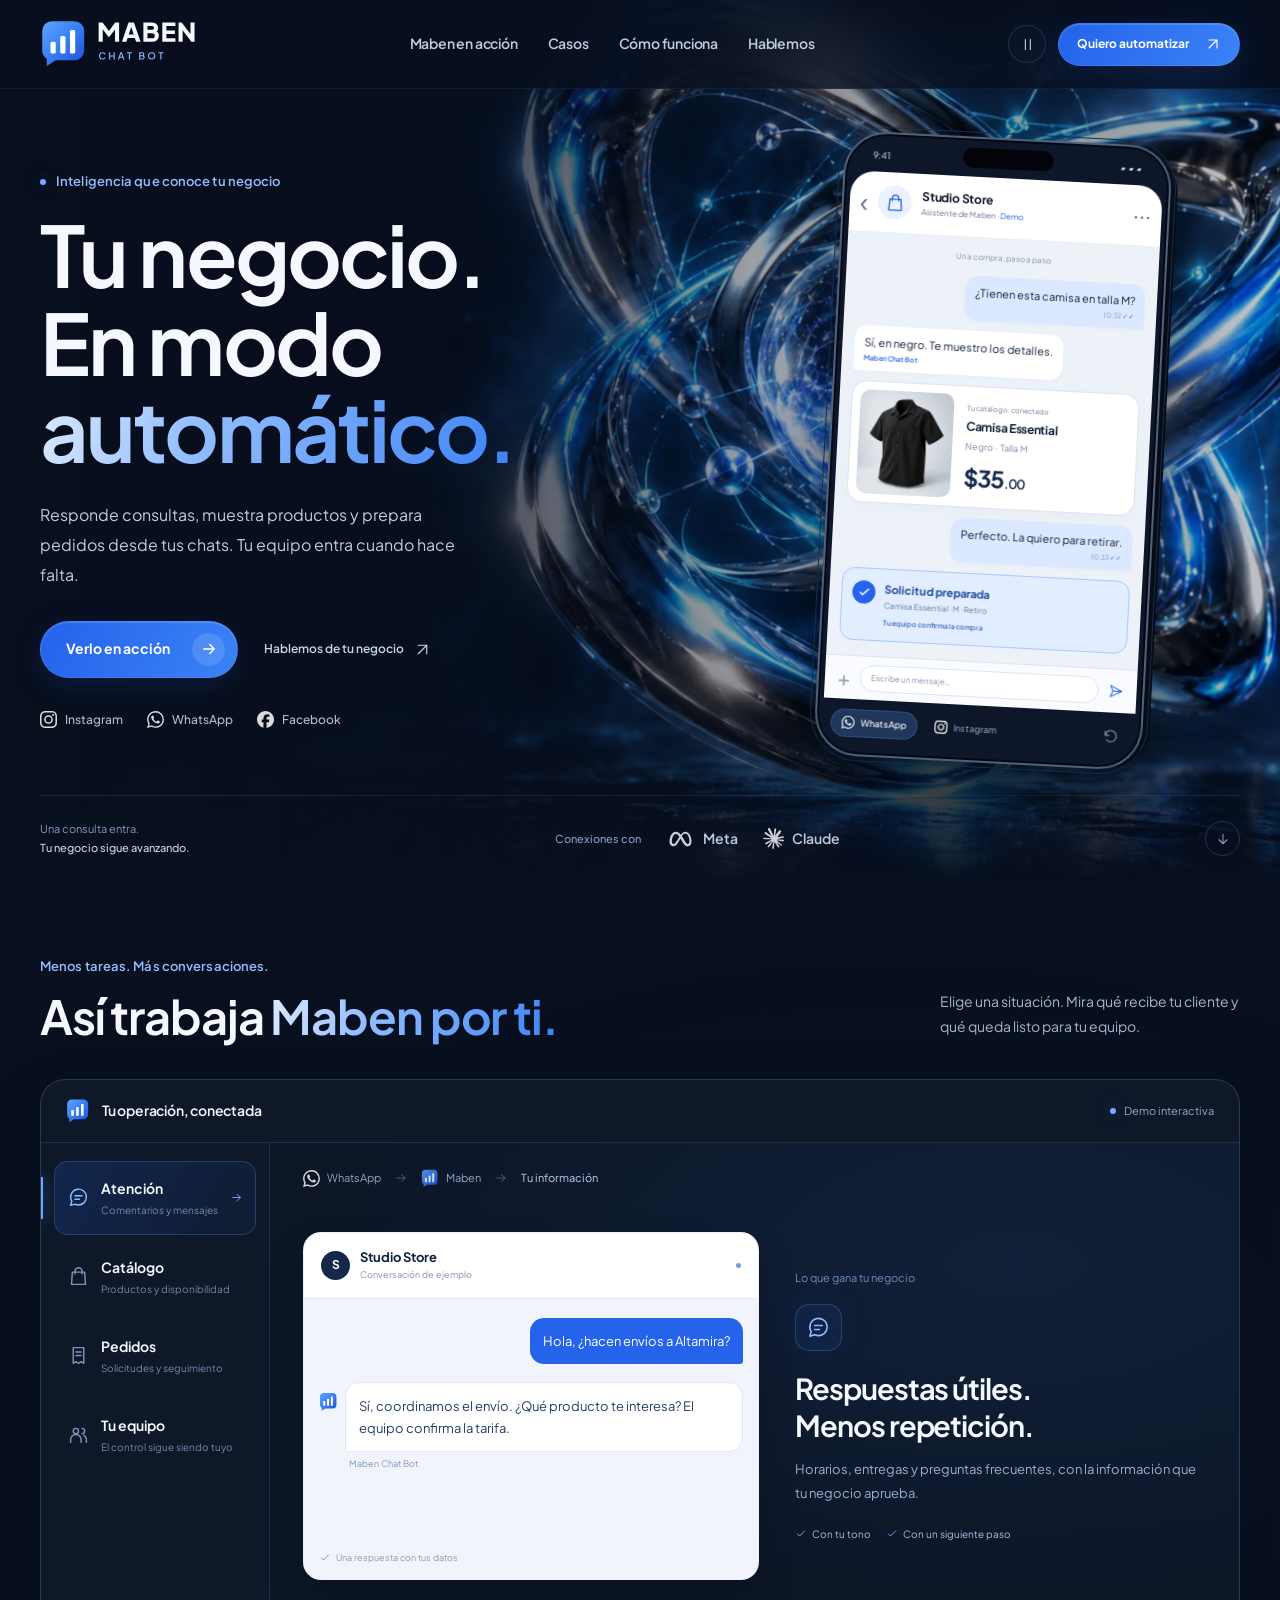
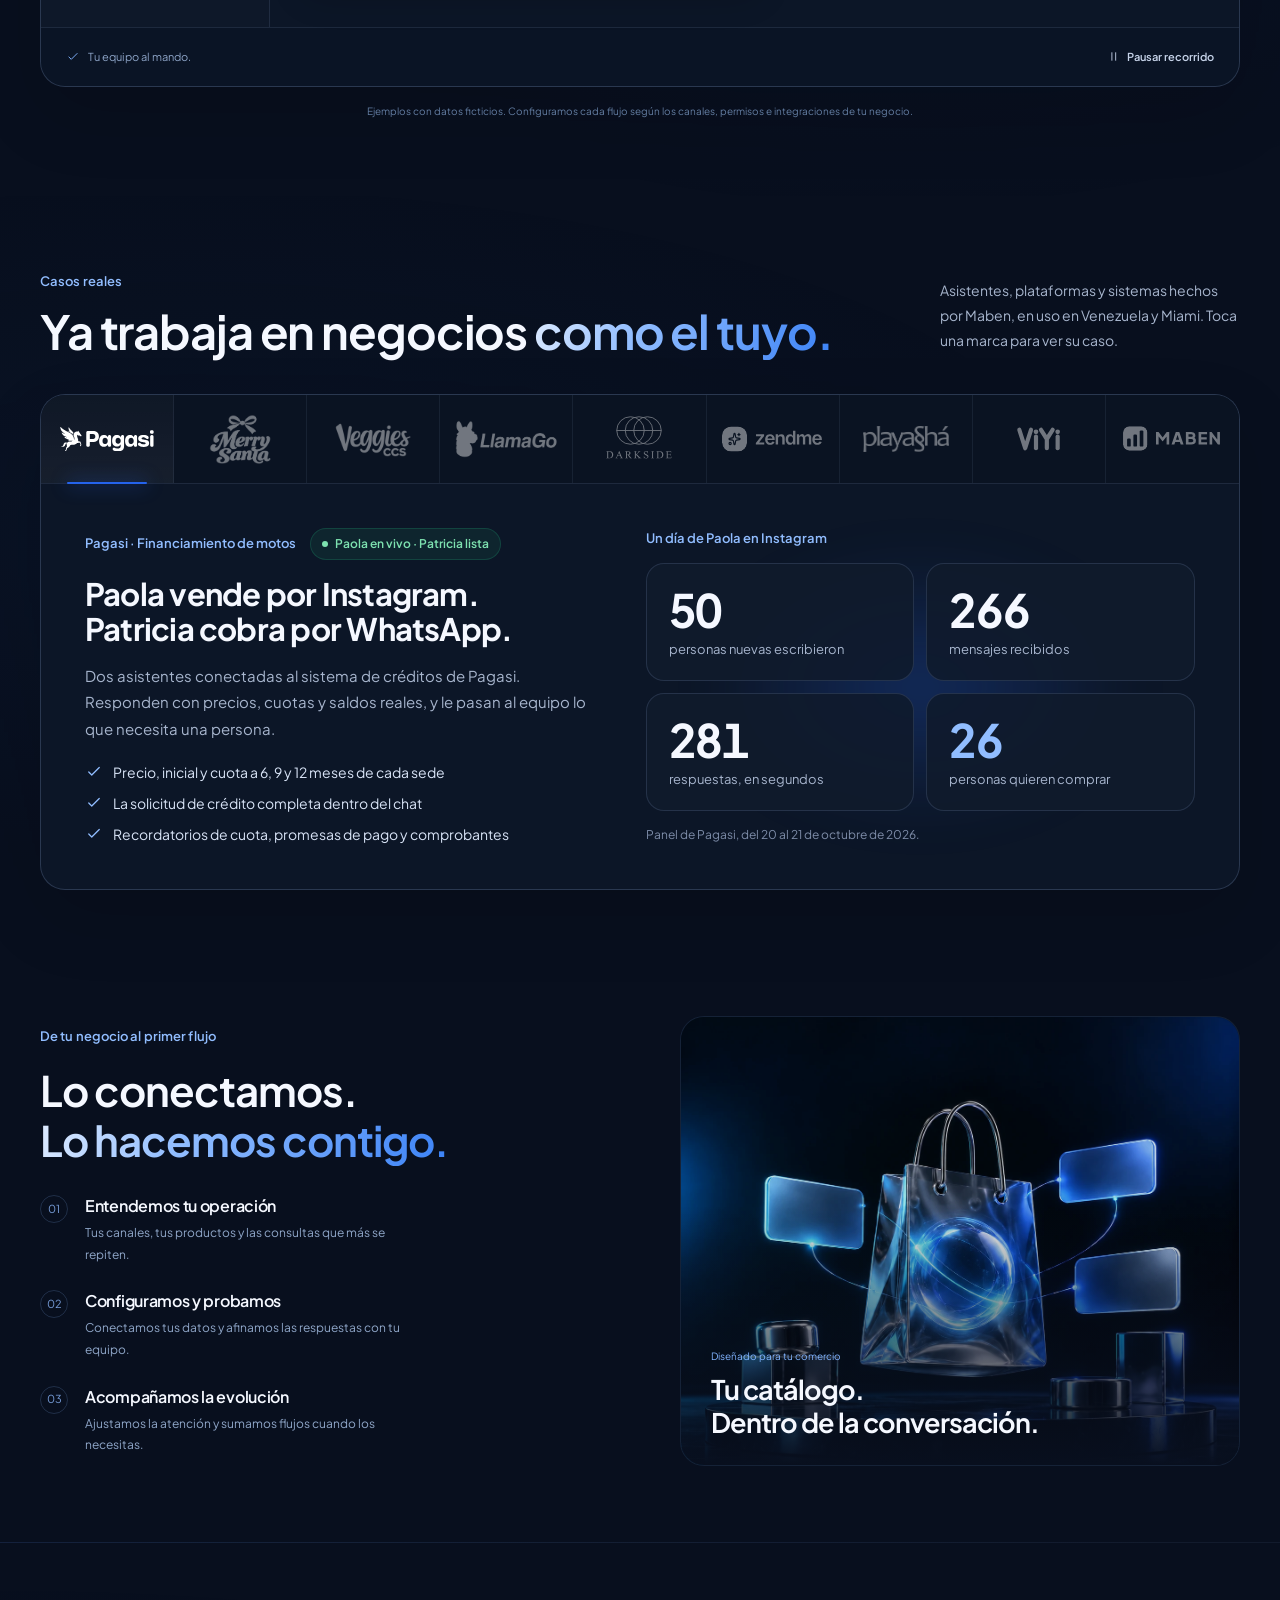
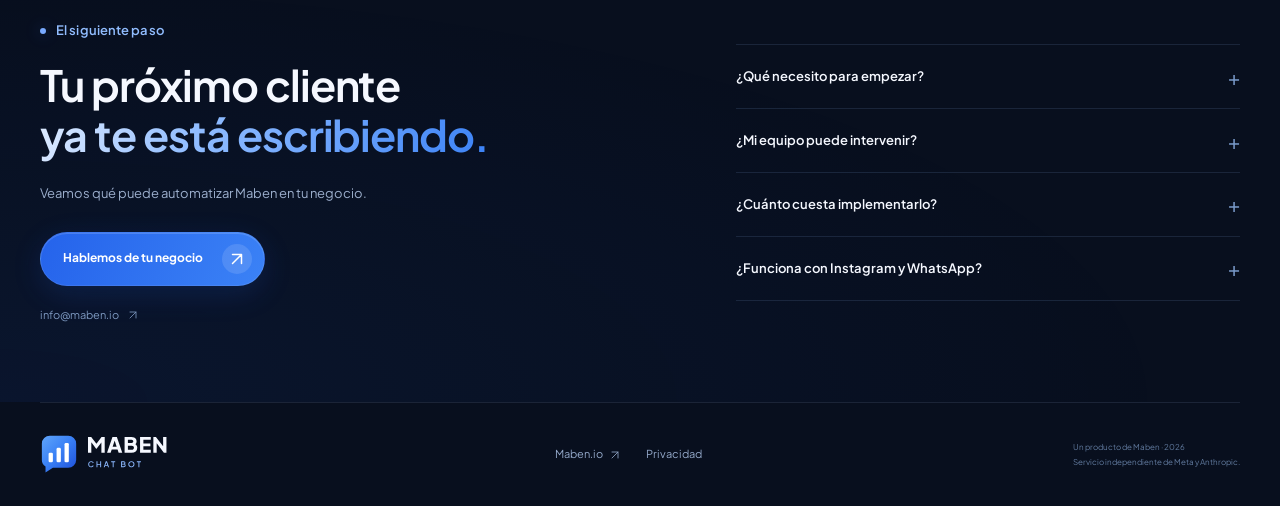
<file: chatbot/index.html>
<!doctype html>
<html lang="es" data-motion="on"><head><meta charset="utf-8"><meta name="viewport" content="width=device-width,initial-scale=1"><meta name="theme-color" content="#080f1e"><title>Maben Chat Bot · Tu negocio en modo automático</title><meta name="description" content="Maben Chat Bot conecta Instagram, WhatsApp y Facebook con la información de tu negocio. Automatiza consultas, acompaña ventas y mantén a tu equipo al mando."><link rel="preload" as="font" href="assets/PlusJakartaSans-Variable.ttf?v=c1944a75" type="font/ttf" crossorigin><link rel="preload" as="image" href="assets/maben-intelligence.webp?v=ef2a6e2e"><link rel="stylesheet" href="style.css?v=4cfdec9d"><link rel="icon" type="image/svg+xml" href="assets/maben-chatbot-icon.svg?v=ffa71d99"><link rel="canonical" href="https://maben.io/chatbot/"><meta property="og:type" content="website"><meta property="og:locale" content="es_VE"><meta property="og:site_name" content="Maben"><meta property="og:title" content="Maben Chat Bot · Tu negocio en modo automático"><meta property="og:description" content="Conversaciones que conectan con tu negocio. Automatización para Instagram, WhatsApp y Facebook, con tu equipo al mando."><meta property="og:url" content="https://maben.io/chatbot/"><meta property="og:image" content="https://maben.io/chatbot/assets/maben-chatbot-social.jpg?v=f316eee5"><meta name="twitter:card" content="summary_large_image"></head>
<body>
<a class="skip" href="#contenido">Ir al contenido</a>
<svg class="icon-library" aria-hidden="true" xmlns="http://www.w3.org/2000/svg"><defs>
<symbol id="i-arrow" viewBox="0 0 24 24"><path d="M5 12h14m-6-6 6 6-6 6"/></symbol>
<symbol id="i-up" viewBox="0 0 24 24"><path d="M6 18 18 6M6 6h12v12"/></symbol>
<symbol id="i-chat" viewBox="0 0 24 24"><path d="M21 11.5a9 9 0 0 1-9 9 10 10 0 0 1-4-.9L3 21l1.4-4.7A9 9 0 1 1 21 11.5Z"/><path d="M8 10h8M8 14h5"/></symbol>
<symbol id="i-bag" viewBox="0 0 24 24"><path d="M5 7h14l1 14H4L5 7Z"/><path d="M8 9V6a4 4 0 0 1 8 0v3"/></symbol>
<symbol id="i-order" viewBox="0 0 24 24"><path d="M6 3h12v18l-3-2-3 2-3-2-3 2V3Z"/><path d="M9 8h6M9 12h6"/></symbol>
<symbol id="i-team" viewBox="0 0 24 24"><circle cx="9" cy="8" r="3"/><path d="M3 21v-3a6 6 0 0 1 12 0v3m1-16a3 3 0 0 1 0 6m5 10v-3a6 6 0 0 0-3-5"/></symbol>
<symbol id="i-check" viewBox="0 0 24 24"><path d="m5 12 4 4L19 6"/></symbol>
<symbol id="i-play" viewBox="0 0 24 24"><path d="m9 5 11 7-11 7V5Z"/></symbol>
<symbol id="i-pause" viewBox="0 0 24 24"><path d="M9 5v14M16 5v14"/></symbol>
<symbol id="i-repeat" viewBox="0 0 24 24"><path d="M3 11a9 9 0 1 1 2 7M3 5v6h6"/></symbol>
<symbol id="i-send" viewBox="0 0 24 24"><path d="m3 3 18 9L3 21l4-9-4-9Zm4 9h14"/></symbol>
</defs></svg>
<div class="reading-progress" aria-hidden="true"></div>
<header class="site-header">
 <div class="container nav">
  <a class="maben-brand" href="#inicio" aria-label="Maben Chat Bot, inicio"><img src="assets/maben-chatbot-logo.svg?v=22e3f925" alt="Maben Chat Bot" width="235" height="68"></a>
  <nav class="desktop-nav" aria-label="Principal"><a href="#automatizaciones">Maben en acción</a><a href="#casos">Casos</a><a href="#como-funciona">Cómo funciona</a><a href="#contacto">Hablemos</a></nav>
  <div class="nav-actions"><button id="motion-toggle" class="icon-button" aria-label="Pausar animaciones" aria-pressed="false" title="Pausar animaciones"><svg class="icon"><use href="#i-pause"/></svg></button><button class="button nav-cta" data-open-contact>Quiero automatizar <svg class="icon"><use href="#i-up"/></svg></button><button class="menu-toggle icon-button" aria-label="Abrir menú" aria-expanded="false" aria-controls="mobile-nav"><span></span><span></span></button></div>
 </div>
 <nav id="mobile-nav" class="mobile-nav" aria-label="Menú móvil" hidden><a href="#automatizaciones">Maben en acción</a><a href="#casos">Casos</a><a href="#como-funciona">Cómo funciona</a><a href="#contacto">Hablemos</a></nav>
</header>
<main id="contenido">
 <section class="hero" id="inicio" aria-labelledby="hero-title">
  <div class="hero-visual" aria-hidden="true"><img src="assets/maben-intelligence.webp?v=ef2a6e2e" alt="" width="1672" height="941" fetchpriority="high"></div>
  <div class="hero-shade" aria-hidden="true"></div>
  <div class="container hero-grid">
   <div class="hero-copy">
    <p class="eyebrow hero-enter"><span class="status-dot"></span> Inteligencia que conoce tu negocio</p>
    <h1 id="hero-title" class="hero-enter">Tu negocio.<br>En modo<br><span class="gradient-text">automático.</span></h1>
    <p class="hero-description hero-enter">Responde consultas, muestra productos y prepara pedidos desde tus chats. Tu equipo entra cuando hace falta.</p>
    <div class="hero-actions hero-enter"><a class="button primary" href="#automatizaciones">Verlo en acción <span class="button-arrow"><svg class="icon"><use href="#i-arrow"/></svg></span></a><button class="text-button" data-open-contact>Hablemos de tu negocio <svg class="icon"><use href="#i-up"/></svg></button></div>
    <div class="hero-platforms hero-enter" aria-label="Canales para tu negocio"><span><img src="assets/platforms/instagram.svg?v=da5924f3" alt="" width="18" height="18">Instagram</span><span><img src="assets/platforms/whatsapp.svg?v=fe9a7145" alt="" width="18" height="18">WhatsApp</span><span><img src="assets/platforms/facebook.svg?v=3c8cd1d8" alt="" width="18" height="18">Facebook</span></div>
   </div>
   <div class="phone-stage hero-enter">
    <div class="phone-aura" aria-hidden="true"></div>
    <div class="hero-phone" aria-label="Demostración: de una consulta a una solicitud de compra">
     <div class="phone-status" aria-hidden="true"><span>9:41</span><i></i><span class="signal">▰ ▰ ▰</span></div>
     <div class="phone-header"><span class="phone-back" aria-hidden="true">‹</span><span class="store-avatar"><svg class="icon"><use href="#i-bag"/></svg></span><div><strong>Studio Store</strong><small>Asistente de Maben <span>· Demo</span></small></div><span class="phone-more" aria-hidden="true">···</span></div>
     <div class="phone-conversation" id="hero-conversation">
      <span class="phone-day">Una compra, paso a paso</span>
      <div class="phone-message customer story-item" style="--delay:0s"><p id="hero-question">¿Tienen esta camisa en talla M?</p><small>10:32 <span>✓✓</span></small></div>
      <div class="phone-message assistant story-item" style="--delay:.4s"><p id="hero-answer">Sí, en negro. Te muestro los detalles.</p><small>Maben Chat Bot</small></div>
      <div class="product-card story-item" style="--delay:.85s"><img src="assets/camisa-demo.webp?v=64761c88" alt="Camisa negra del catálogo de ejemplo" width="500" height="500"><div><span>Tu catálogo, conectado</span><strong>Camisa Essential</strong><small>Negro · Talla M</small><b>$35<span>.00</span></b></div></div>
      <div class="phone-message customer story-item" style="--delay:1.4s"><p>Perfecto. La quiero para retirar.</p><small>10:33 <span>✓✓</span></small></div>
      <div class="phone-order story-item" style="--delay:1.9s"><span class="order-check"><svg class="icon"><use href="#i-check"/></svg></span><div><strong>Solicitud preparada</strong><p>Camisa Essential · M · Retiro</p><small>Tu equipo confirma la compra</small></div></div>
     </div>
     <div class="phone-composer" aria-hidden="true"><span>+</span><span>Escribe un mensaje…</span><svg class="icon"><use href="#i-send"/></svg></div>
     <div class="phone-channels" role="group" aria-label="Canal del teléfono"><button data-phone-channel="whatsapp" class="active" aria-pressed="true"><img src="assets/platforms/whatsapp.svg?v=fe9a7145" alt="" width="14" height="14">WhatsApp</button><button data-phone-channel="instagram" aria-pressed="false"><img src="assets/platforms/instagram.svg?v=da5924f3" alt="" width="14" height="14">Instagram</button><button id="replay-phone" aria-label="Repetir conversación" title="Repetir conversación"><svg class="icon"><use href="#i-repeat"/></svg></button></div>
    </div>
   </div>
  </div>
  <div class="container hero-bottom"><p>Una consulta entra.<br><strong>Tu negocio sigue avanzando.</strong></p><div class="provider-logos"><span>Conexiones con</span><span><img src="assets/platforms/meta.svg?v=323e1e1d" alt="" width="29" height="22">Meta</span><span><img src="assets/platforms/claude.svg?v=1acd5e33" alt="" width="21" height="21">Claude</span></div><a href="#automatizaciones" aria-label="Explorar Maben en acción"><svg class="icon"><use href="#i-arrow"/></svg></a></div>
 </section>

 <section class="demo-section section" id="automatizaciones" aria-labelledby="demo-title">
  <span class="anchor-alias" id="experiencia"></span>
  <div class="container">
   <div class="section-heading reveal"><div><p class="eyebrow">Menos tareas. Más conversaciones.</p><h2 id="demo-title">Así trabaja <span class="gradient-text">Maben por ti.</span></h2></div><p>Elige una situación. Mira qué recibe tu cliente y qué queda listo para tu equipo.</p></div>
   <div class="studio reveal">
    <div class="studio-toolbar"><span><img src="assets/maben-chatbot-icon.svg?v=ffa71d99" alt="" width="24" height="26"><strong>Tu operación, conectada</strong></span><span class="demo-badge"><span class="status-dot"></span> Demo interactiva</span></div>
    <div class="studio-body">
     <div class="studio-tabs" role="tablist" aria-label="Qué puede hacer Maben">
      <button class="studio-tab active" role="tab" id="tab-atencion" data-demo="atencion" aria-selected="true" aria-controls="demo-panel"><span class="tab-icon"><svg class="icon"><use href="#i-chat"/></svg></span><span><strong>Atención</strong><small>Comentarios y mensajes</small></span><svg class="icon tab-arrow"><use href="#i-arrow"/></svg></button>
      <button class="studio-tab" role="tab" id="tab-catalogo" data-demo="catalogo" aria-selected="false" aria-controls="demo-panel" tabindex="-1"><span class="tab-icon"><svg class="icon"><use href="#i-bag"/></svg></span><span><strong>Catálogo</strong><small>Productos y disponibilidad</small></span><svg class="icon tab-arrow"><use href="#i-arrow"/></svg></button>
      <button class="studio-tab" role="tab" id="tab-pedidos" data-demo="pedidos" aria-selected="false" aria-controls="demo-panel" tabindex="-1"><span class="tab-icon"><svg class="icon"><use href="#i-order"/></svg></span><span><strong>Pedidos</strong><small>Solicitudes y seguimiento</small></span><svg class="icon tab-arrow"><use href="#i-arrow"/></svg></button>
      <button class="studio-tab" role="tab" id="tab-equipo" data-demo="equipo" aria-selected="false" aria-controls="demo-panel" tabindex="-1"><span class="tab-icon"><svg class="icon"><use href="#i-team"/></svg></span><span><strong>Tu equipo</strong><small>El control sigue siendo tuyo</small></span><svg class="icon tab-arrow"><use href="#i-arrow"/></svg></button>
      <div class="studio-sidebar-note"><span class="status-dot"></span> Tus datos.<br>Tu forma de atender.</div>
     </div>
     <div class="studio-canvas" id="demo-panel" role="tabpanel" aria-labelledby="tab-atencion" tabindex="0">
      <div class="demo-route" aria-label="Recorrido de la consulta"><span><img id="demo-channel-icon" src="assets/platforms/whatsapp.svg?v=fe9a7145" alt="" width="17" height="17"><span id="demo-channel-name">WhatsApp</span></span><svg class="icon"><use href="#i-arrow"/></svg><span><img src="assets/maben-chatbot-icon.svg?v=ffa71d99" alt="" width="18" height="19">Maben</span><svg class="icon"><use href="#i-arrow"/></svg><span id="demo-route-end">Tu información</span></div>
      <div class="demo-split">
       <div class="sample-chat"><div class="sample-chat-header"><span class="sample-avatar">S</span><div><strong>Studio Store</strong><small>Conversación de ejemplo</small></div><span class="mini-dot"></span></div><div class="sample-messages" aria-live="off"><p class="sample-message customer" id="demo-question">Hola, ¿hacen envíos a Altamira?</p><div class="sample-agent"><img src="assets/maben-chatbot-icon.svg?v=ffa71d99" alt="" width="19" height="20"><div><p class="sample-message agent" id="demo-answer">Sí, podemos coordinar el envío. ¿Qué producto te interesa? El equipo confirma el costo para tu zona.</p><span>Maben Chat Bot</span></div></div><div class="sample-product" id="demo-product" hidden><img src="assets/camisa-demo.webp?v=64761c88" alt="Camisa negra de ejemplo" width="500" height="500"><div><strong>Camisa Essential</strong><span>Negro · M</span><b>$35.00</b></div></div><div class="sample-chat-end"><svg class="icon"><use href="#i-check"/></svg> Una respuesta con tus datos</div></div></div>
       <div class="demo-result" aria-live="off"><span class="result-label">Lo que gana tu negocio</span><div class="result-icon"><svg class="icon"><use id="result-icon-use" href="#i-chat"/></svg></div><h3 id="demo-result-title">Respuestas útiles.<br>Menos repetición.</h3><p id="demo-result-copy">Horarios, entregas y preguntas frecuentes, con la información que tu negocio aprueba.</p><div class="result-points" id="demo-result-points"><span><svg class="icon"><use href="#i-check"/></svg> Con tu tono</span><span><svg class="icon"><use href="#i-check"/></svg> Con un siguiente paso</span></div><dl class="order-detail" id="demo-order-detail" hidden><div><dt>Producto</dt><dd>Camisa Essential · M</dd></div><div><dt>Entrega</dt><dd>Retiro en tienda</dd></div><div><dt>Estado</dt><dd><span>Por confirmar</span></dd></div></dl></div>
      </div>
     </div>
    </div>
    <div class="studio-footer"><p><svg class="icon"><use href="#i-check"/></svg> Tu equipo al mando.</p><button id="demo-tour" class="text-button" aria-pressed="true"><svg class="icon"><use href="#i-pause"/></svg><span>Pausar recorrido</span></button></div>
   </div>
   <p class="demo-disclaimer">Ejemplos con datos ficticios. Configuramos cada flujo según los canales, permisos e integraciones de tu negocio.</p>
  </div>
 </section>

 <section class="cases-section section" id="casos" aria-labelledby="cases-title">
  <div class="container">
   <div class="section-heading reveal"><div><p class="eyebrow">Casos reales</p><h2 id="cases-title">Ya trabaja en negocios <span class="gradient-text">como el tuyo.</span></h2></div><p>Asistentes, plataformas y sistemas hechos por Maben, en uso en Venezuela y Miami. Toca una marca para ver su caso.</p></div>
   <div class="cases reveal">
    <div class="case-logos" role="tablist" aria-label="Casos de Maben"><button class="case-logo case-logo-pagasi" role="tab" id="caso-tab-pagasi" aria-selected="true" aria-controls="caso-pagasi" style="--brand:#2563eb"><img src="assets/casos/logo-pagasi.svg?v=118fd163" alt="Pagasi" width="3820" height="1024" loading="lazy"></button><button class="case-logo case-logo-merrysanta" role="tab" id="caso-tab-merrysanta" aria-selected="false" aria-controls="caso-merrysanta" tabindex="-1" style="--brand:#dc2f3c"><img src="assets/casos/logo-merrysanta.webp?v=7f2f8d46" alt="Merry Santa" width="330" height="262" loading="lazy"></button><button class="case-logo case-logo-veggies" role="tab" id="caso-tab-veggies" aria-selected="false" aria-controls="caso-veggies" tabindex="-1" style="--brand:#22a04b"><img src="assets/casos/logo-veggies.webp?v=d8e2af42" alt="Veggies CCS" width="420" height="190" loading="lazy"></button><button class="case-logo case-logo-llamago" role="tab" id="caso-tab-llamago" aria-selected="false" aria-controls="caso-llamago" tabindex="-1" style="--brand:#ff6b00"><img src="assets/casos/logo-llamago.webp?v=91056ba5" alt="LlamaGo" width="568" height="210" loading="lazy"></button><button class="case-logo case-logo-darkside" role="tab" id="caso-tab-darkside" aria-selected="false" aria-controls="caso-darkside" tabindex="-1" style="--brand:#e23a30"><img src="assets/casos/logo-darkside.svg?v=e7cd9f04" alt="DARKSIDE" width="280" height="184" loading="lazy"></button><button class="case-logo case-logo-zendme" role="tab" id="caso-tab-zendme" aria-selected="false" aria-controls="caso-zendme" tabindex="-1" style="--brand:#c6f25e"><img src="assets/casos/logo-zendme.svg?v=c97edaa5" alt="zendme" width="145" height="40" loading="lazy"></button><button class="case-logo case-logo-playasha" role="tab" id="caso-tab-playasha" aria-selected="false" aria-controls="caso-playasha" tabindex="-1" style="--brand:#db2777"><img src="assets/casos/logo-playasha.webp?v=fdd31be9" alt="Playashá" width="398" height="120" loading="lazy"></button><button class="case-logo case-logo-viyi" role="tab" id="caso-tab-viyi" aria-selected="false" aria-controls="caso-viyi" tabindex="-1" style="--brand:#a5ff2e"><img src="assets/casos/logo-viyi.svg?v=a299a846" alt="ViYi" width="54" height="31" loading="lazy"></button><button class="case-logo case-logo-maben" role="tab" id="caso-tab-maben" aria-selected="false" aria-controls="caso-maben" tabindex="-1" style="--brand:#2563eb"><img src="assets/casos/logo-maben.svg?v=8c1bc94d" alt="Maben" width="146" height="40" loading="lazy"></button></div>
    <article class="case-panel" id="caso-pagasi" role="tabpanel" aria-labelledby="caso-tab-pagasi" style="--brand:#2563eb;--brand-ink:#91bdff"><div class="case-copy"><div class="case-meta"><span class="case-tag">Pagasi · Financiamiento de motos</span><span class="case-status">Paola en vivo · Patricia lista</span></div><h3>Paola vende por Instagram. Patricia cobra por WhatsApp.</h3><p>Dos asistentes conectadas al sistema de créditos de Pagasi. Responden con precios, cuotas y saldos reales, y le pasan al equipo lo que necesita una persona.</p><ul class="case-points"><li><svg class="icon"><use href="#i-check"/></svg><span>Precio, inicial y cuota a 6, 9 y 12 meses de cada sede</span></li><li><svg class="icon"><use href="#i-check"/></svg><span>La solicitud de crédito completa dentro del chat</span></li><li><svg class="icon"><use href="#i-check"/></svg><span>Recordatorios de cuota, promesas de pago y comprobantes</span></li></ul></div><div class="case-visual"><div class="case-stats"><p class="case-stats-title">Un día de Paola en Instagram</p><div class="case-stat"><b>50</b><span>personas nuevas escribieron</span></div><div class="case-stat"><b>266</b><span>mensajes recibidos</span></div><div class="case-stat"><b>281</b><span>respuestas, en segundos</span></div><div class="case-stat hot"><b>26</b><span>personas quieren comprar</span></div><p class="case-foot">Panel de Pagasi, del 20 al 21 de octubre de 2026.</p></div></div></article>
    <article class="case-panel" id="caso-merrysanta" role="tabpanel" aria-labelledby="caso-tab-merrysanta" style="--brand:#dc2f3c;--brand-ink:#ff8a93" hidden><div class="case-copy"><div class="case-meta"><span class="case-tag">Merry Santa · Cestas navideñas en Caracas</span><span class="case-status case-status-soon">Asistente listo · ventas por abrir</span></div><h3>Su asistente muestra las cestas y toma el pedido.</h3><p>Tienda de cestas navideñas con panel propio. Su asistente de WhatsApp e Instagram envía las fotos de cada cesta, arma pedidos grandes para empresas y le pasa la conversación a un asesor cuando hace falta.</p><ul class="case-points"><li><svg class="icon"><use href="#i-check"/></svg><span>Fotos y precio de cada cesta dentro del chat</span></li><li><svg class="icon"><use href="#i-check"/></svg><span>Pedidos de cientos de cestas para empresas</span></li><li><svg class="icon"><use href="#i-check"/></svg><span>Un asesor toma la conversación hasta el final</span></li></ul></div><div class="case-visual"><figure class="case-shot"><div class="case-shot-bar" aria-hidden="true"><i></i><i></i><i></i><span>merry-santa.com</span></div><img src="assets/casos/merrysanta-home.webp?v=1dff2fd0" alt="Página de Merry Santa con una cesta navideña" width="1400" height="875" loading="lazy"></figure></div></article>
    <article class="case-panel" id="caso-veggies" role="tabpanel" aria-labelledby="caso-tab-veggies" style="--brand:#22a04b;--brand-ink:#6fdc95" hidden><div class="case-copy"><div class="case-meta"><span class="case-tag">Veggies CCS · Delivery de frutas y verduras</span><span class="case-status">En vivo</span></div><h3>Del mercado a la puerta, con pedidos que llegan solos.</h3><p>Web nueva con 126 productos, pedidos en kilos o por unidad y confirmación por WhatsApp. En el panel, cada pedido entra solo al punto de venta y el asistente atiende WhatsApp e Instagram.</p><ul class="case-points"><li><svg class="icon"><use href="#i-check"/></svg><span>Pedidos web que entran solos al punto de venta</span></li><li><svg class="icon"><use href="#i-check"/></svg><span>Asistente de WhatsApp e Instagram dentro del panel</span></li><li><svg class="icon"><use href="#i-check"/></svg><span>Facturas de proveedores leídas con inteligencia artificial</span></li></ul></div><div class="case-visual"><figure class="case-shot"><div class="case-shot-bar" aria-hidden="true"><i></i><i></i><i></i><span>veggiesccs.com</span></div><img src="assets/casos/veggies-home.webp?v=048bf280" alt="Página de inicio de Veggies CCS con frutas y verduras a domicilio" width="1400" height="875" loading="lazy"></figure></div></article>
    <article class="case-panel" id="caso-llamago" role="tabpanel" aria-labelledby="caso-tab-llamago" style="--brand:#ff6b00;--brand-ink:#ffa366" hidden><div class="case-copy"><div class="case-meta"><span class="case-tag">LlamaGo · Teléfonos a crédito</span><span class="case-status">Sistema en producción</span></div><h3>Crédito, cobranza y candado en un solo sistema.</h3><p>Plataforma en producción en llama-go.com: créditos, inventario de teléfonos, contratos, portal del cliente y solicitudes web que entran solas. Su asistente de cobranza por WhatsApp e Instagram ya está construido.</p><ul class="case-points"><li><svg class="icon"><use href="#i-check"/></svg><span>Bloqueo remoto por IMEI, del aviso a la liberación</span></li><li><svg class="icon"><use href="#i-check"/></svg><span>Portal donde el cliente ve sus cuotas con cédula y PIN</span></li><li><svg class="icon"><use href="#i-check"/></svg><span>140 modelos de teléfono en el catálogo</span></li></ul></div><div class="case-visual"><ol class="lock-flow" aria-label="Ciclo del bloqueo remoto"><li><span class="n">1</span><div><strong>Registro</strong><small>El IMEI entra antes de entregar el teléfono</small></div></li><li><span class="n">2</span><div><strong>Activación</strong><small>El candado se activa con el crédito</small></div></li><li><span class="n">3</span><div><strong>Aviso</strong><small>A los 3 días de atraso, en la pantalla</small></div></li><li class="hit"><span class="n">4</span><div><strong>Bloqueo</strong><small>A los 7 días, solo muestra cómo pagar</small></div></li><li><span class="n">5</span><div><strong>Pago</strong><small>Por los medios del contrato</small></div></li><li><span class="n">6</span><div><strong>Desbloqueo</strong><small>En segundos, desde el panel o solo</small></div></li><li class="done"><span class="n">✓</span><div><strong>Liberado</strong><small>Con la última cuota, es 100 % del cliente</small></div></li></ol></div></article>
    <article class="case-panel" id="caso-darkside" role="tabpanel" aria-labelledby="caso-tab-darkside" style="--brand:#e23a30;--brand-ink:#ff8a80" hidden><div class="case-copy"><div class="case-meta"><span class="case-tag">DARKSIDE · Moda en Caracas y Lechería</span><span class="case-status">Sistema en uso</span></div><h3>Dos tiendas, un inventario. Y Sandra para los chats.</h3><p>Sistema a la medida con ventas, inventario por talla, color y tienda, crédito Cashea y tasa BCV en vivo. Sobre ese inventario preparamos a Sandra, su asistente para Instagram y WhatsApp.</p><ul class="case-points"><li><svg class="icon"><use href="#i-check"/></svg><span>Tallas disponibles en cada tienda, en vivo</span></li><li><svg class="icon"><use href="#i-check"/></svg><span>Precios en divisas y en bolívares a tasa BCV</span></li><li><svg class="icon"><use href="#i-check"/></svg><span>Ventas a crédito con Cashea</span></li></ul></div><div class="case-visual"><figure class="case-shot"><div class="case-shot-bar" aria-hidden="true"><i></i><i></i><i></i><span>Inventario · Caracas y Lechería</span></div><img src="assets/casos/darkside-inventario.webp?v=aceafe21" alt="Pantalla de inventario del sistema de DARKSIDE con stock por tienda" width="1600" height="1000" loading="lazy"></figure></div></article>
    <article class="case-panel" id="caso-zendme" role="tabpanel" aria-labelledby="caso-tab-zendme" style="--brand:#c6f25e;--brand-ink:#d8ff76" hidden><div class="case-copy"><div class="case-meta"><span class="case-tag">zendme · Invitaciones y eventos</span><span class="case-status">En vivo</span></div><h3>La invitación la diseña la IA. El asistente organiza el resto.</h3><p>Plataforma para bodas, quince años y cumpleaños. La inteligencia artificial crea la tarjeta y la página del evento, se comparte por WhatsApp y las confirmaciones llegan en tiempo real.</p><ul class="case-points"><li><svg class="icon"><use href="#i-check"/></svg><span>Estudio de diseño con inteligencia artificial</span></li><li><svg class="icon"><use href="#i-check"/></svg><span>Asistente que conoce los datos de cada evento</span></li><li><svg class="icon"><use href="#i-check"/></svg><span>Invitados, mesas y entrada con QR en un panel</span></li></ul></div><div class="case-visual"><figure class="case-shot"><div class="case-shot-bar" aria-hidden="true"><i></i><i></i><i></i><span>zendme.io</span></div><img src="assets/casos/zendme-home.webp?v=f029dc23" alt="Página de inicio de zendme con una invitación de boda" width="1376" height="860" loading="lazy"></figure></div></article>
    <article class="case-panel" id="caso-playasha" role="tabpanel" aria-labelledby="caso-tab-playasha" style="--brand:#db2777;--brand-ink:#f472b6" hidden><div class="case-copy"><div class="case-meta"><span class="case-tag">Playashá · Trajes de baño en Caracas y Miami</span><span class="case-status">Sistema en uso</span></div><h3>Una boutique en dos países, un solo sistema.</h3><p>Punto de venta, inventario por sede, pedidos a costureras y cierre de caja en varias monedas para una marca venezolana de trajes de baño. Funciona aunque se caiga el internet.</p><ul class="case-points"><li><svg class="icon"><use href="#i-check"/></svg><span>Punto de venta con fotos, tallas y escáner</span></li><li><svg class="icon"><use href="#i-check"/></svg><span>Inventario sincronizado entre Caracas y Miami</span></li><li><svg class="icon"><use href="#i-check"/></svg><span>Permisos por rol para dueñas, socias y vendedoras</span></li></ul></div><div class="case-visual"><figure class="case-shot"><div class="case-shot-bar" aria-hidden="true"><i></i><i></i><i></i><span>Punto de venta · Caracas y Miami</span></div><img src="assets/casos/playasha-ventas.webp?v=001f8df3" alt="Punto de venta de Playashá con trajes de baño, tallas y existencias por sede" width="1600" height="1000" loading="lazy"></figure></div></article>
    <article class="case-panel" id="caso-viyi" role="tabpanel" aria-labelledby="caso-tab-viyi" style="--brand:#a5ff2e;--brand-ink:#b8ff5c" hidden><div class="case-copy"><div class="case-meta"><span class="case-tag">ViYi · Acceso para edificios en Caracas</span><span class="case-status">En vivo</span></div><h3>El edificio abre solo a quien debe abrir.</h3><p>Portones, lobbies y ascensores que se abren con la cara, desde el teléfono o con un pase que vence solo. Sin repartir controles, y cada apertura queda registrada.</p><ul class="case-points"><li><svg class="icon"><use href="#i-check"/></svg><span>Acceso que se da y se quita desde el teléfono</span></li><li><svg class="icon"><use href="#i-check"/></svg><span>Pases temporales para visitas y delivery</span></li><li><svg class="icon"><use href="#i-check"/></svg><span>Aviso automático si un equipo falla</span></li></ul></div><div class="case-visual"><div class="case-stats"><p class="case-stats-title">ViYi funcionando hoy</p><div class="case-stat"><b>8</b><span>inmuebles en Caracas</span></div><div class="case-stat"><b>3.200</b><span>aperturas en dos meses</span></div><div class="case-stat"><b>29</b><span>vecinos en el primer edificio</span></div><div class="case-stat hot"><b>23</b><span>de ellos entran con la cara</span></div><p class="case-foot">Datos publicados en viyi.ai, octubre de 2026.</p></div></div></article>
    <article class="case-panel" id="caso-maben" role="tabpanel" aria-labelledby="caso-tab-maben" style="--brand:#2563eb;--brand-ink:#91bdff" hidden><div class="case-copy"><div class="case-meta"><span class="case-tag">Maben · Estudio de software</span><span class="case-status">En vivo</span></div><h3>El equipo detrás de cada uno de estos casos.</h3><p>Maben diseña y construye apps, plataformas web y sistemas de gestión para empresas de Latinoamérica. Maben Chat Bot sale del mismo equipo y de los mismos sistemas que ya están funcionando.</p><ul class="case-points"><li><svg class="icon"><use href="#i-check"/></svg><span>Más de 6 sistemas en producción</span></li><li><svg class="icon"><use href="#i-check"/></svg><span>Apps, plataformas web e inteligencia artificial</span></li><li><svg class="icon"><use href="#i-check"/></svg><span>Hablas directo con quienes construyen</span></li></ul></div><div class="case-visual"><figure class="case-shot"><div class="case-shot-bar" aria-hidden="true"><i></i><i></i><i></i><span>maben.io</span></div><img src="assets/casos/maben-home.webp?v=16b0d0d4" alt="Página de inicio de Maben con capturas de sus sistemas" width="1400" height="875" loading="lazy"></figure></div></article>
   </div>
  </div>
 </section>

 <section class="implementation-section section" id="como-funciona" aria-labelledby="implementation-title">
  <span class="anchor-alias" id="conexiones"></span><span class="anchor-alias" id="servicio"></span>
  <div class="container implementation-grid">
   <div class="implementation-copy reveal"><p class="eyebrow">De tu negocio al primer flujo</p><h2 id="implementation-title">Lo conectamos.<br><span class="gradient-text">Lo hacemos contigo.</span></h2><ol class="implementation-steps"><li><span>01</span><div><h3>Entendemos tu operación</h3><p>Tus canales, tus productos y las consultas que más se repiten.</p></div></li><li><span>02</span><div><h3>Configuramos y probamos</h3><p>Conectamos tus datos y afinamos las respuestas con tu equipo.</p></div></li><li><span>03</span><div><h3>Acompañamos la evolución</h3><p>Ajustamos la atención y sumamos flujos cuando los necesitas.</p></div></li></ol></div>
   <div class="commerce-visual reveal"><img src="assets/maben-commerce.webp?v=a4b68f03" alt="Bolsa de cristal conectada a mensajes mediante filamentos azules" width="1254" height="1254" loading="lazy"><div class="commerce-caption"><span>Diseñado para tu comercio</span><h3>Tu catálogo.<br>Dentro de la conversación.</h3></div></div>
  </div>
 </section>

 <section class="contact-section section" id="contacto" aria-labelledby="contact-title"><div class="container contact-grid">
  <div class="contact-copy reveal"><p class="eyebrow"><span class="status-dot"></span> El siguiente paso</p><h2 id="contact-title">Tu próximo cliente<br><span class="gradient-text">ya te está escribiendo.</span></h2><p>Veamos qué puede automatizar Maben en tu negocio.</p><button class="button primary" data-open-contact>Hablemos de tu negocio <span class="button-arrow"><svg class="icon"><use href="#i-up"/></svg></span></button><a class="contact-email" href="mailto:info@maben.io">info@maben.io <svg class="icon"><use href="#i-up"/></svg></a></div>
  <div class="faq-list reveal" aria-label="Preguntas frecuentes"><details><summary>¿Qué necesito para empezar?<span>+</span></summary><p>Tus canales comerciales y la información del negocio: productos, precios, horarios y condiciones. Revisamos juntos los accesos y las conexiones necesarias.</p></details><details><summary>¿Mi equipo puede intervenir?<span>+</span></summary><p>Sí. Definimos cuándo entra una persona y cómo recibe el historial. Tu equipo puede continuar la conversación y confirmar las solicitudes.</p></details><details><summary>¿Cuánto cuesta implementarlo?<span>+</span></summary><p>La propuesta depende de tus canales, volumen e integraciones. Detallamos instalación, acompañamiento y consumo de proveedores antes de empezar.</p></details><details><summary>¿Funciona con Instagram y WhatsApp?<span>+</span></summary><p>Configuramos la atención en los canales disponibles de tu negocio, incluyendo Instagram, WhatsApp y Facebook. El alcance se acuerda según cuentas, permisos y herramientas conectadas.</p></details></div>
 </div></section>
</main>
<footer class="container footer"><a href="#inicio" class="maben-brand" aria-label="Maben Chat Bot, inicio"><img src="assets/maben-chatbot-logo.svg?v=22e3f925" alt="Maben Chat Bot" width="235" height="68" loading="lazy"></a><div class="footer-links"><a href="https://maben.io/">Maben.io <svg class="icon"><use href="#i-up"/></svg></a><a href="https://maben.io/privacidad.html">Privacidad</a></div><small>Un producto de Maben · 2026<br>Servicio independiente de Meta y Anthropic.</small></footer>
<dialog id="contact-dialog" aria-labelledby="dialog-title"><button id="dialog-close" class="dialog-close" aria-label="Cerrar diagnóstico">×</button><div class="dialog-head"><p class="eyebrow">Empecemos por tu negocio</p><h2 id="dialog-title">Hablemos de tu negocio.</h2><p>Prepara tu solicitud y continúa con Maben por WhatsApp cuando estés listo.</p></div><form id="lead-form"><label>Nombre del comercio<input name="business" required maxlength="90" placeholder="¿Cómo se llama tu tienda?" autocomplete="organization"></label><label>¿Qué vendes?<input name="products" required maxlength="180" placeholder="Ropa, tecnología, belleza…"></label><div class="form-grid"><label>Canal principal<select name="channel"><option>Instagram y WhatsApp</option><option>Instagram</option><option>WhatsApp</option></select></label><label>Mensajes al día<select name="volume"><option>Menos de 30</option><option>De 30 a 100</option><option>De 100 a 300</option><option>Más de 300</option><option>No lo sé todavía</option></select></label></div><label>¿Dónde tienes tu catálogo?<select name="catalog"><option>Instagram o fotos</option><option>Excel o Google Sheets</option><option>Sistema de inventario</option><option>Tienda online</option><option>Todavía no tengo catálogo</option></select></label><button class="button primary submit" type="submit">Preparar mi consulta <span>↗</span></button><div id="lead-result" hidden><label>Tu solicitud<textarea id="lead-summary" rows="7" readonly></textarea></label><a class="button primary whatsapp-contact" id="send-whatsapp" href="https://wa.me/584143691704" target="_blank" rel="noopener noreferrer">Continuar por WhatsApp <span>↗</span></a><button class="button secondary" type="button" id="copy-summary">Copiar solicitud <span>↗</span></button><p id="copy-status" role="status"></p><p class="form-privacy">Tu resumen se comparte al continuar por WhatsApp. <a href="https://maben.io/privacidad.html" target="_blank" rel="noopener noreferrer">Privacidad de Maben ↗</a></p></div></form></dialog><script src="app.js?v=6bf15c95"></script></body></html>
</file>
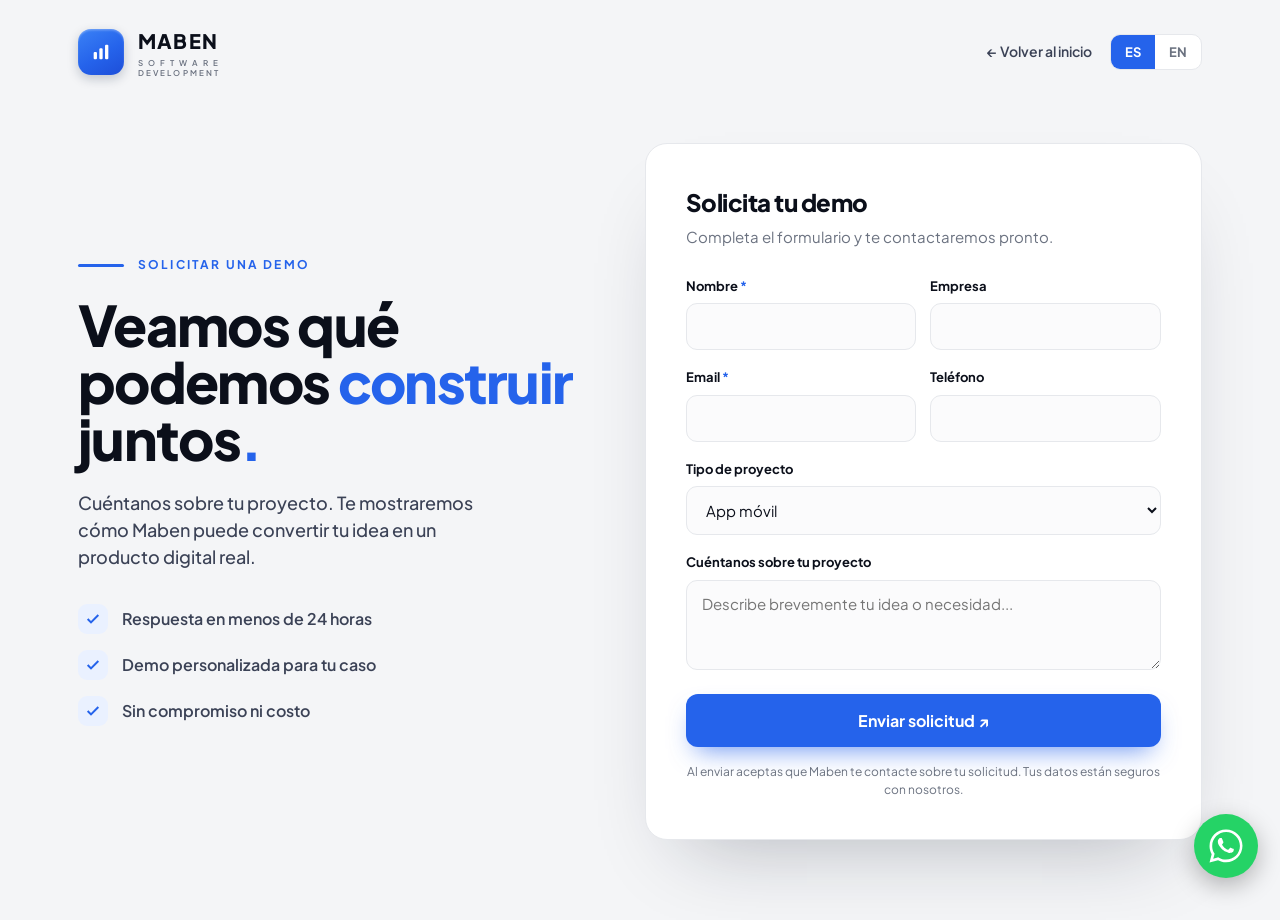
<file: demo.html>
<!DOCTYPE html>
<html lang="es">
<head>
<meta charset="UTF-8">
<meta name="viewport" content="width=device-width, initial-scale=1.0">
<title>Solicitar demo — Maben</title>
<meta name="description" content="Solicita una demo de Maben. Cuéntanos sobre tu proyecto y te mostramos cómo convertir tu idea en un producto digital real.">
<meta name="theme-color" content="#2563eb">
<link rel="icon" type="image/svg+xml" href="[data-uri]">

<link rel="preconnect" href="https://fonts.googleapis.com">
<link rel="preconnect" href="https://fonts.gstatic.com" crossorigin>
<link href="https://fonts.googleapis.com/css2?family=Plus+Jakarta+Sans:wght@400;500;600;700;800&display=swap" rel="stylesheet">
<style>
:root{
  --blue:#2563eb;--blue-bright:#1d6fff;--blue-soft:#eaf1ff;
  --ink:#0b0f1a;--ink-soft:#3b4256;--muted:#6b7280;
  --bg:#f4f5f7;--card:#ffffff;--line:#e6e8ec;--dark:#0f1115;
  --font:'Plus Jakarta Sans',-apple-system,sans-serif;
}
*{margin:0;padding:0;box-sizing:border-box;}
body{font-family:var(--font);background:var(--bg);color:var(--ink);-webkit-font-smoothing:antialiased;line-height:1.5;min-height:100vh;}
.wrap{max-width:1180px;margin:0 auto;padding:0 28px;}

/* NAV */
nav{display:flex;align-items:center;justify-content:space-between;padding:26px 0;}
.brand{display:flex;align-items:center;gap:14px;text-decoration:none;color:inherit;}
.logo-mark{width:46px;height:46px;border-radius:13px;background:linear-gradient(150deg,#3b82f6,#2563eb 55%,#1d4ed8);display:flex;align-items:center;justify-content:center;box-shadow:0 4px 11px rgba(15,30,60,.22),inset 0 1.5px 2px rgba(255,255,255,.28);}
.brand-text .name{font-weight:800;font-size:20px;letter-spacing:.06em;}
.brand-text .sub{font-size:10px;font-weight:600;letter-spacing:.22em;color:var(--muted);}
.brand-text .subwrap{display:flex;flex-direction:column;gap:2px;margin-top:3px;}
.brand-text .subln{display:flex;justify-content:space-between;font-size:8px;font-weight:600;color:var(--muted);line-height:1;}
.brand-text .subln span{display:block;}
footer .brand-text .subln{font-size:7px;}
.nav-right{display:flex;align-items:center;gap:18px;}
.lang-switch{display:flex;background:#fff;border:1.5px solid var(--line);border-radius:10px;overflow:hidden;}
.lang-switch button{border:none;background:transparent;font-family:var(--font);font-weight:700;font-size:13px;padding:9px 14px;cursor:pointer;color:var(--muted);transition:.2s;}
.lang-switch button.active{background:var(--blue);color:#fff;}
.back{text-decoration:none;color:var(--ink-soft);font-weight:600;font-size:14px;display:flex;align-items:center;gap:6px;}
.back:hover{color:var(--blue);}

/* LAYOUT */
.demo{display:grid;grid-template-columns:1fr 1.1fr;gap:60px;align-items:center;padding:40px 0 80px;}
.eyebrow{display:flex;align-items:center;gap:14px;margin-bottom:22px;}
.eyebrow .bar{width:46px;height:3px;background:var(--blue);border-radius:2px;}
.eyebrow span{font-size:12px;font-weight:700;letter-spacing:.18em;color:var(--blue);}
.demo h1{font-size:clamp(38px,4.5vw,56px);line-height:1.02;font-weight:800;letter-spacing:-.03em;margin-bottom:22px;}
.demo h1 .accent{color:var(--blue);}
.demo .lead{font-size:18px;color:var(--ink-soft);margin-bottom:34px;font-weight:500;max-width:420px;}
.benefits{list-style:none;display:flex;flex-direction:column;gap:16px;}
.benefits li{display:flex;align-items:center;gap:14px;font-weight:600;color:var(--ink-soft);}
.benefits .check{width:30px;height:30px;border-radius:9px;background:var(--blue-soft);display:flex;align-items:center;justify-content:center;flex-shrink:0;}

/* FORM CARD */
.form-card{background:var(--card);border:1px solid var(--line);border-radius:22px;padding:40px;box-shadow:0 40px 80px -40px rgba(15,23,42,.3);}
.form-card h2{font-size:24px;font-weight:800;margin-bottom:6px;letter-spacing:-.02em;}
.form-card .sub{font-size:15px;color:var(--muted);margin-bottom:28px;}
.field{margin-bottom:18px;}
.field label{display:block;font-size:13px;font-weight:700;margin-bottom:7px;color:var(--ink);}
.field label .req{color:var(--blue);}
.field input,.field select,.field textarea{
  width:100%;font-family:var(--font);font-size:15px;padding:13px 15px;
  border:1.5px solid var(--line);border-radius:11px;background:#fbfbfc;color:var(--ink);
  transition:border-color .2s,box-shadow .2s;
}
.field input:focus,.field select:focus,.field textarea:focus{
  outline:none;border-color:var(--blue);box-shadow:0 0 0 4px rgba(37,99,235,.12);background:#fff;
}
.field textarea{resize:vertical;min-height:90px;}
.row2{display:grid;grid-template-columns:1fr 1fr;gap:14px;}
.submit{width:100%;background:var(--blue);color:#fff;border:none;font-family:var(--font);font-weight:700;font-size:16px;padding:16px;border-radius:12px;cursor:pointer;margin-top:8px;box-shadow:0 12px 26px -10px rgba(37,99,235,.7);transition:transform .2s,background .2s;display:flex;align-items:center;justify-content:center;gap:8px;}
.submit:hover{transform:translateY(-2px);background:var(--blue-bright);}
.privacy{font-size:12px;color:var(--muted);text-align:center;margin-top:16px;line-height:1.5;}

/* SUCCESS */
.success{display:none;text-align:center;padding:30px 10px;}
.success.show{display:block;}
.success .ic{width:72px;height:72px;border-radius:50%;background:var(--blue-soft);display:flex;align-items:center;justify-content:center;margin:0 auto 22px;}
.success h2{font-size:26px;font-weight:800;margin-bottom:10px;}
.success p{color:var(--muted);font-size:16px;max-width:340px;margin:0 auto 24px;}
.success a{display:inline-block;text-decoration:none;color:var(--blue);font-weight:700;font-size:15px;}

@media(max-width:900px){.demo{grid-template-columns:1fr;gap:36px;}.demo .left{order:1;}.form-card{order:2;}}
@media(max-width:560px){
  nav{flex-wrap:wrap;gap:14px;padding:20px 0;}
  .nav-right{gap:12px;}
  .back{font-size:13px;}
  .lang-switch button{padding:8px 12px;font-size:12px;}
  .brand-text .sub{font-size:9px;letter-spacing:.16em;}
  .form-card{padding:26px 20px;}
  .row2{grid-template-columns:1fr;}
  .demo{padding:20px 0 60px;}
  .demo h1{font-size:clamp(32px,9vw,44px);}
}
</style>
</head>
<body>
<div class="wrap">

  <!-- NAV -->
  <nav>
    <a href="index.html" class="brand">
      <div class="logo-mark">
        <svg width="22" height="22" viewBox="0 0 24 24" fill="none">
          <rect x="4" y="12" width="3.6" height="8" rx="1.2" fill="#fff"/>
          <rect x="10.2" y="8" width="3.6" height="12" rx="1.2" fill="#fff"/>
          <rect x="16.4" y="4" width="3.6" height="16" rx="1.2" fill="#fff"/>
        </svg>
      </div>
      <div class="brand-text"><div class="name">MABEN</div><div class="subwrap"><div class="subln"><span>S</span><span>O</span><span>F</span><span>T</span><span>W</span><span>A</span><span>R</span><span>E</span></div><div class="subln"><span>D</span><span>E</span><span>V</span><span>E</span><span>L</span><span>O</span><span>P</span><span>M</span><span>E</span><span>N</span><span>T</span></div></div></div>
    </a>
    <div class="nav-right">
      <a href="index.html" class="back" data-i18n="back">← Volver al inicio</a>
      <div class="lang-switch">
        <button id="btn-es" class="active" onclick="setLang('es')">ES</button>
        <button id="btn-en" onclick="setLang('en')">EN</button>
      </div>
    </div>
  </nav>

  <!-- DEMO -->
  <section class="demo">
    <div class="left">
      <div class="eyebrow"><div class="bar"></div><span data-i18n="eyebrow">SOLICITAR UNA DEMO</span></div>
      <h1 data-i18n-html="title">Veamos qué podemos <span class="accent">construir</span> juntos<span class="accent">.</span></h1>
      <p class="lead" data-i18n="lead">Cuéntanos sobre tu proyecto. Te mostraremos cómo Maben puede convertir tu idea en un producto digital real.</p>
      <ul class="benefits">
        <li><span class="check"><svg width="16" height="16" viewBox="0 0 24 24" fill="none" stroke="#2563eb" stroke-width="3"><path d="M20 6L9 17l-5-5"/></svg></span><span data-i18n="b1">Respuesta en menos de 24 horas</span></li>
        <li><span class="check"><svg width="16" height="16" viewBox="0 0 24 24" fill="none" stroke="#2563eb" stroke-width="3"><path d="M20 6L9 17l-5-5"/></svg></span><span data-i18n="b2">Demo personalizada para tu caso</span></li>
        <li><span class="check"><svg width="16" height="16" viewBox="0 0 24 24" fill="none" stroke="#2563eb" stroke-width="3"><path d="M20 6L9 17l-5-5"/></svg></span><span data-i18n="b3">Sin compromiso ni costo</span></li>
      </ul>
    </div>

    <div class="form-card">
      <div id="form-view">
        <h2 data-i18n="form_title">Solicita tu demo</h2>
        <p class="sub" data-i18n="form_sub">Completa el formulario y te contactaremos pronto.</p>
        <form id="demo-form" onsubmit="return handleSubmit(event)">
          <div class="row2">
            <div class="field">
              <label data-i18n="f_name">Nombre <span class="req">*</span></label>
              <input type="text" name="nombre" required>
            </div>
            <div class="field">
              <label data-i18n="f_company">Empresa</label>
              <input type="text" name="empresa">
            </div>
          </div>
          <div class="row2">
            <div class="field">
              <label data-i18n="f_email">Email <span class="req">*</span></label>
              <input type="email" name="email" required>
            </div>
            <div class="field">
              <label data-i18n="f_phone">Teléfono</label>
              <input type="tel" name="telefono">
            </div>
          </div>
          <div class="field">
            <label data-i18n="f_type">Tipo de proyecto</label>
            <select name="tipo">
              <option data-i18n="opt1">App móvil</option>
              <option data-i18n="opt2">Desarrollo web</option>
              <option data-i18n="opt3">Diseño UI / UX</option>
              <option data-i18n="opt4">Integración de IA</option>
              <option data-i18n="opt5">Otro</option>
            </select>
          </div>
          <div class="field">
            <label data-i18n="f_msg">Cuéntanos sobre tu proyecto</label>
            <textarea name="mensaje" data-i18n-ph="ph_msg" placeholder="Describe brevemente tu idea o necesidad..."></textarea>
          </div>
          <button type="submit" class="submit" data-i18n="submit">Enviar solicitud ↗</button>
          <p class="privacy" data-i18n="privacy">Al enviar aceptas que Maben te contacte sobre tu solicitud. Tus datos están seguros con nosotros.</p>
        </form>
      </div>

      <div id="success-view" class="success">
        <div class="ic"><svg width="34" height="34" viewBox="0 0 24 24" fill="none" stroke="#2563eb" stroke-width="3"><path d="M20 6L9 17l-5-5"/></svg></div>
        <h2 data-i18n="ok_title">¡Solicitud enviada!</h2>
        <p data-i18n="ok_msg">Gracias por tu interés. Nuestro equipo te contactará en menos de 24 horas.</p>
        <a href="index.html" data-i18n="ok_back">← Volver al inicio</a>
      </div>
    </div>
  </section>

</div>

<script>
const i18n={
  es:{
    back:"← Volver al inicio",
    eyebrow:"SOLICITAR UNA DEMO",
    title:'Veamos qué podemos <span class="accent">construir</span> juntos<span class="accent">.</span>',
    lead:"Cuéntanos sobre tu proyecto. Te mostraremos cómo Maben puede convertir tu idea en un producto digital real.",
    b1:"Respuesta en menos de 24 horas", b2:"Demo personalizada para tu caso", b3:"Sin compromiso ni costo",
    form_title:"Solicita tu demo", form_sub:"Completa el formulario y te contactaremos pronto.",
    f_name:"Nombre", f_company:"Empresa", f_email:"Email", f_phone:"Teléfono", f_type:"Tipo de proyecto",
    opt1:"App móvil", opt2:"Desarrollo web", opt3:"Diseño UI / UX", opt4:"Integración de IA", opt5:"Otro",
    f_msg:"Cuéntanos sobre tu proyecto", ph_msg:"Describe brevemente tu idea o necesidad...",
    submit:"Enviar solicitud ↗",
    privacy:"Al enviar aceptas que Maben te contacte sobre tu solicitud. Tus datos están seguros con nosotros.",
    ok_title:"¡Solicitud enviada!", ok_msg:"Gracias por tu interés. Nuestro equipo te contactará en menos de 24 horas.", ok_back:"← Volver al inicio"
  },
  en:{
    back:"← Back to home",
    eyebrow:"REQUEST A DEMO",
    title:'Let\'s see what we can <span class="accent">build</span> together<span class="accent">.</span>',
    lead:"Tell us about your project. We'll show you how Maben can turn your idea into a real digital product.",
    b1:"Reply in under 24 hours", b2:"Demo tailored to your case", b3:"No commitment, no cost",
    form_title:"Request your demo", form_sub:"Fill out the form and we'll get back to you soon.",
    f_name:"Name", f_company:"Company", f_email:"Email", f_phone:"Phone", f_type:"Project type",
    opt1:"Mobile app", opt2:"Web development", opt3:"UI / UX design", opt4:"AI integration", opt5:"Other",
    f_msg:"Tell us about your project", ph_msg:"Briefly describe your idea or need...",
    submit:"Send request ↗",
    privacy:"By submitting you agree that Maben may contact you about your request. Your data is safe with us.",
    ok_title:"Request sent!", ok_msg:"Thanks for your interest. Our team will contact you within 24 hours.", ok_back:"← Back to home"
  }
};
function setLang(lang){
  const d=i18n[lang];
  document.documentElement.lang=lang;
  document.querySelectorAll('[data-i18n]').forEach(el=>{const k=el.getAttribute('data-i18n');if(d[k]!==undefined)el.textContent=d[k];});
  document.querySelectorAll('[data-i18n-html]').forEach(el=>{const k=el.getAttribute('data-i18n-html');if(d[k]!==undefined)el.innerHTML=d[k];});
  document.querySelectorAll('[data-i18n-ph]').forEach(el=>{const k=el.getAttribute('data-i18n-ph');if(d[k]!==undefined)el.placeholder=d[k];});
  document.getElementById('btn-es').classList.toggle('active',lang==='es');
  document.getElementById('btn-en').classList.toggle('active',lang==='en');
}
// Read ?lang= from URL so the language carries over from the landing page
const urlLang=new URLSearchParams(location.search).get('lang');
if(urlLang==='en') setLang('en');

function handleSubmit(e){
  e.preventDefault();
  var f = document.getElementById('demo-form');
  var d = {
    nombre:   (f.nombre.value||'').trim(),
    empresa:  (f.empresa.value||'').trim(),
    email:    (f.email.value||'').trim(),
    telefono: (f.telefono.value||'').trim(),
    tipo:     f.tipo.value,
    mensaje:  (f.mensaje.value||'').trim()
  };

  // Enviar la solicitud por correo a info@maben.io (FormSubmit — sin backend)
  fetch('https://formsubmit.co/ajax/info@maben.io', {
    method: 'POST',
    headers: { 'Content-Type': 'application/json', 'Accept': 'application/json' },
    body: JSON.stringify({
      _subject: 'Nueva solicitud de demo — ' + (d.nombre || 'sin nombre'),
      Nombre: d.nombre, Empresa: d.empresa, Email: d.email,
      'Telefono': d.telefono, 'Tipo de proyecto': d.tipo, Mensaje: d.mensaje
    })
  }).catch(function(){ /* si el correo falla, el lead igual llegó por WhatsApp */ });

  // 3) Registrar conversión en Analytics (si está activo)
  if (typeof gtag === 'function') { gtag('event','generate_lead',{ method:'demo_form' }); }

  // 4) Mostrar mensaje de éxito
  document.getElementById('form-view').style.display='none';
  document.getElementById('success-view').classList.add('show');
  return false;
}
</script>
<!-- Botón flotante de WhatsApp -->
<style>
  .wa-float{position:fixed;right:22px;bottom:22px;width:64px;height:64px;border-radius:50%;
    background:#25D366;display:flex;align-items:center;justify-content:center;z-index:99999;
    box-shadow:0 8px 24px rgba(0,0,0,.28);transition:transform .2s;text-decoration:none;}
  .wa-float:hover{transform:scale(1.08);}
  .wa-float::after{content:"";position:absolute;inset:0;border-radius:50%;animation:waPulse 2.2s infinite;}
  @keyframes waPulse{0%{box-shadow:0 0 0 0 rgba(37,211,102,.55)}70%{box-shadow:0 0 0 18px rgba(37,211,102,0)}100%{box-shadow:0 0 0 0 rgba(37,211,102,0)}}
  @media(max-width:600px){.wa-float{width:58px;height:58px;right:16px;bottom:16px}}
</style>
<a class="wa-float" href="https://wa.me/584143691704?text=Hola%20Maben%2C%20quiero%20m%C3%A1s%20informaci%C3%B3n%20sobre%20su%20software." target="_blank" rel="noopener" aria-label="Escríbenos por WhatsApp">
  <svg viewBox="0 0 32 32" width="34" height="34" fill="#fff"><path d="M16 .5C7.4.5.5 7.4.5 16c0 2.8.7 5.4 2 7.7L.5 31.5l8-2.1c2.2 1.2 4.8 1.9 7.5 1.9 8.6 0 15.5-6.9 15.5-15.5S24.6.5 16 .5zm0 28.3c-2.4 0-4.7-.6-6.7-1.8l-.5-.3-4.8 1.3 1.3-4.6-.3-.5c-1.3-2.1-2-4.5-2-7 0-7.2 5.9-13.1 13.1-13.1S29.1 8.8 29.1 16 23.2 28.8 16 28.8zm7.2-9.8c-.4-.2-2.3-1.1-2.7-1.3-.4-.1-.6-.2-.9.2-.3.4-1 1.3-1.2 1.5-.2.2-.4.3-.8.1-.4-.2-1.6-.6-3.1-1.9-1.1-1-1.9-2.3-2.1-2.7-.2-.4 0-.6.2-.8.2-.2.4-.4.5-.7.2-.2.2-.4.4-.7.1-.3 0-.5 0-.7-.1-.2-.9-2.1-1.2-2.9-.3-.8-.6-.7-.9-.7h-.8c-.2 0-.6.1-1 .5-.3.4-1.3 1.3-1.3 3.1s1.3 3.6 1.5 3.9c.2.3 2.6 4 6.3 5.6.9.4 1.6.6 2.1.8.9.3 1.7.2 2.3.1.7-.1 2.3-.9 2.6-1.8.3-.9.3-1.6.2-1.8-.1-.1-.3-.2-.7-.4z"/></svg>
</a>
</body>
</html>
</file>
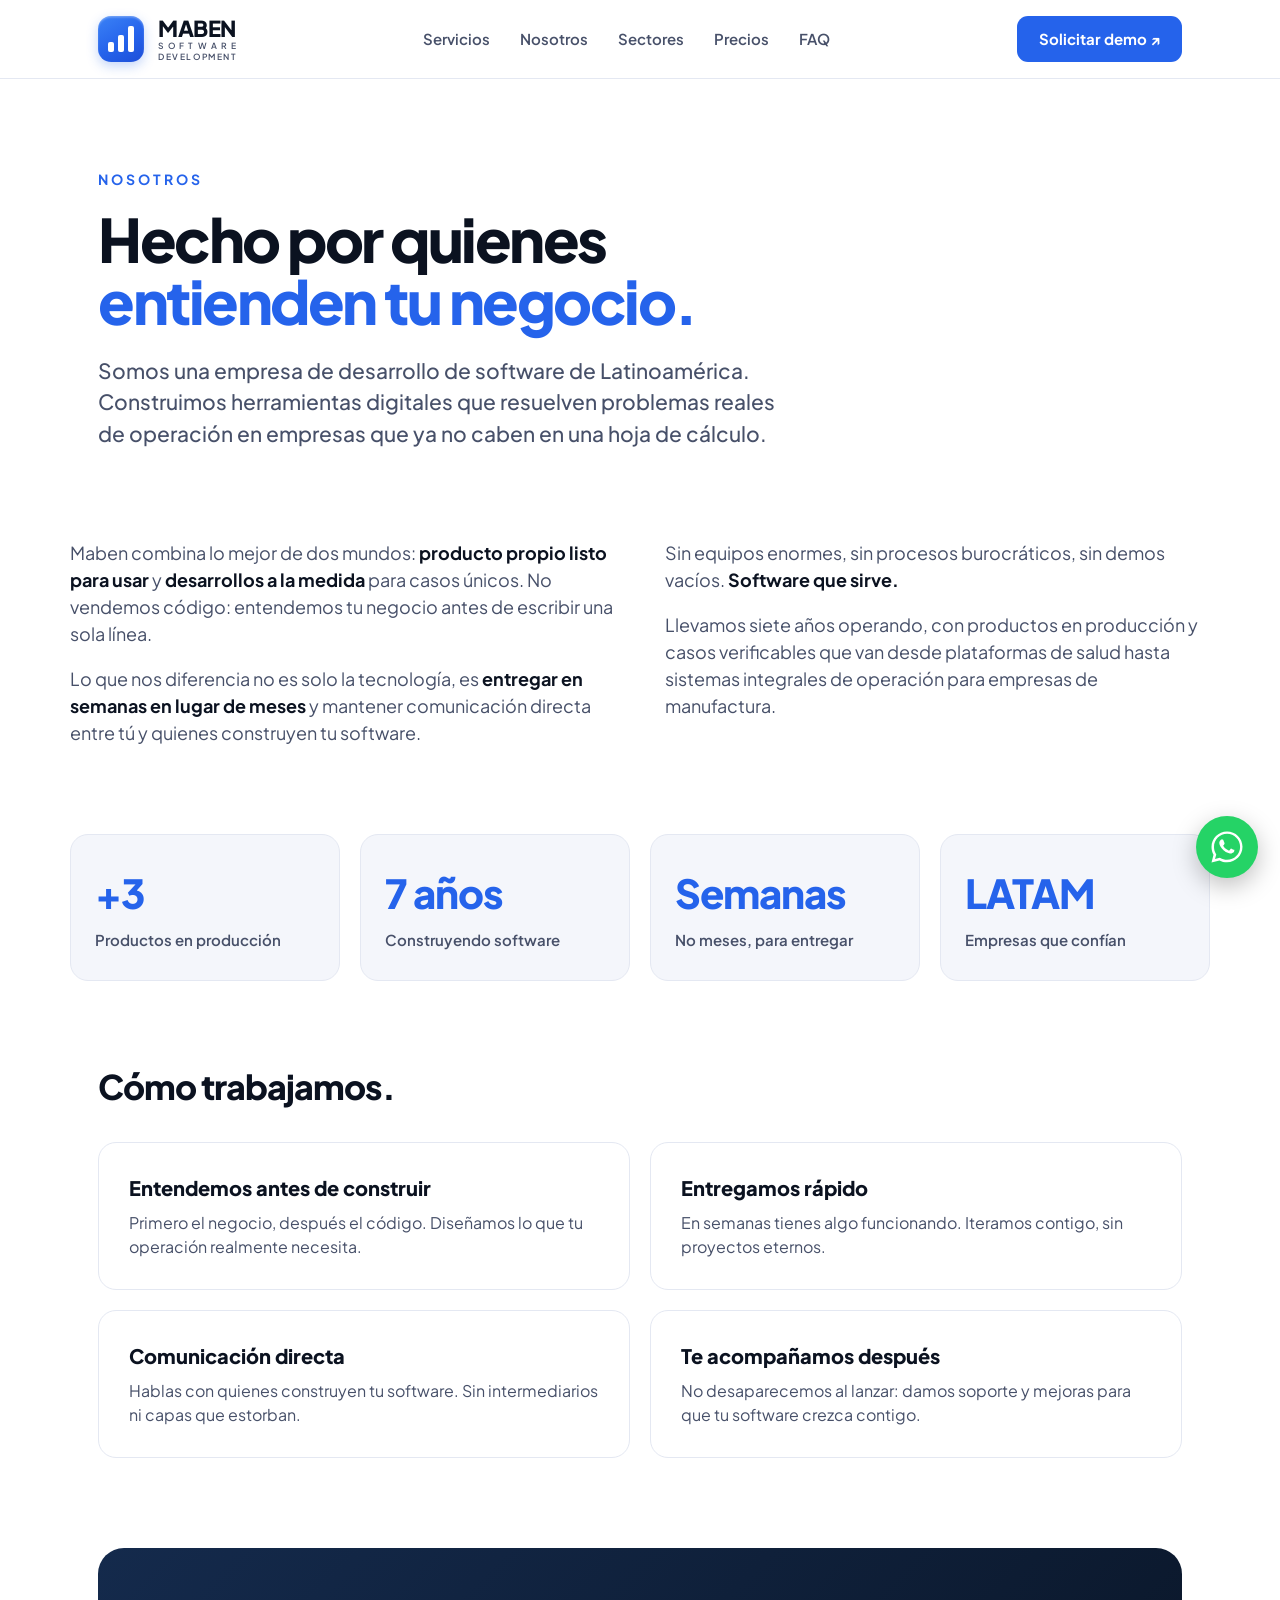
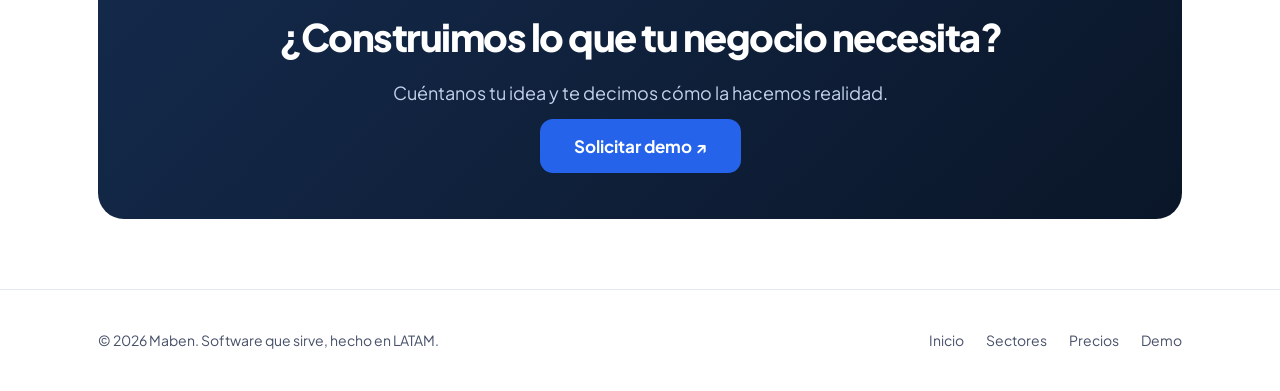
<file: nosotros.html>
<!DOCTYPE html>
<html lang="es">
<head>
<meta charset="UTF-8">
<meta name="viewport" content="width=device-width, initial-scale=1.0">
<title>Nosotros — Maben | Software Development</title>
<meta name="description" content="Maben es una empresa de desarrollo de software de Latinoamérica: productos propios y desarrollos a la medida. Software que sirve, entregado en semanas.">
<link rel="canonical" href="https://maben.io/nosotros.html">
<meta name="theme-color" content="#2563eb">
<link rel="icon" type="image/svg+xml" href="[data-uri]">
<link rel="preconnect" href="https://fonts.googleapis.com">
<link rel="preconnect" href="https://fonts.gstatic.com" crossorigin>
<link href="https://fonts.googleapis.com/css2?family=Plus+Jakarta+Sans:wght@400;500;600;700;800&display=swap" rel="stylesheet">
<style>
:root{--p:#2563eb;--p-d:#1d4ed8;--ink:#0b1220;--ink2:#475069;--bg:#f4f6fb;--line:#e4e8f2;}
*{margin:0;padding:0;box-sizing:border-box;}
body{font-family:'Plus Jakarta Sans',sans-serif;color:var(--ink);background:#fff;line-height:1.5;}
a{text-decoration:none;color:inherit;}
.wrap{max-width:1140px;margin:0 auto;padding:0 28px;}

/* header */
header{position:sticky;top:0;z-index:50;background:rgba(255,255,255,.86);backdrop-filter:blur(10px);border-bottom:1px solid var(--line);}
.nav{display:flex;align-items:center;justify-content:space-between;height:78px;}
.brand{display:flex;align-items:center;gap:14px;}
.mark{width:46px;height:46px;border-radius:13px;background:linear-gradient(150deg,#3b82f6,#2563eb 55%,#1d4ed8);
  box-shadow:0 4px 12px rgba(37,99,235,.28),inset 0 1.5px 2px rgba(255,255,255,.3);
  display:flex;align-items:flex-end;justify-content:center;padding:10px 9px;}
.mark span{width:6px;background:#fff;border-radius:2px;}
.bars{display:flex;align-items:flex-end;gap:4px;height:100%;}
.bars span:nth-child(1){height:38%}.bars span:nth-child(2){height:66%}.bars span:nth-child(3){height:100%}
.bname{font-weight:800;font-size:22px;letter-spacing:-.5px;line-height:1;}
.bname .sw{display:flex;flex-direction:column;gap:2px;margin-top:3px;}
.bname .sl{display:flex;justify-content:space-between;font-weight:600;font-size:8.5px;color:var(--ink2);line-height:1;}
.bname .sl span{display:block;}
.menu{display:flex;gap:30px;align-items:center;}
.menu a{font-weight:600;font-size:15px;color:var(--ink2);}
.menu a:hover{color:var(--ink);}
.btn{background:var(--p);color:#fff;font-weight:700;font-size:15px;padding:12px 22px;border-radius:11px;}
.btn:hover{background:var(--p-d);}
@media(max-width:880px){.menu{display:none;}}

/* hero */
.hero{padding:90px 0 60px;}
.kick{font-weight:700;font-size:14px;letter-spacing:3px;color:var(--p);text-transform:uppercase;}
.hero h1{font-size:60px;font-weight:800;letter-spacing:-2.5px;line-height:1.04;margin:18px 0 22px;max-width:760px;}
.hero h1 .b{color:var(--p);}
.hero p{font-size:21px;color:var(--ink2);max-width:680px;font-weight:500;}

/* story */
.story{padding:30px 0 20px;display:grid;grid-template-columns:1fr 1fr;gap:50px;}
.story p{font-size:18px;color:var(--ink2);margin-bottom:18px;}
.story b{color:var(--ink);}
@media(max-width:820px){.story{grid-template-columns:1fr;gap:20px;}.hero h1{font-size:42px;}}

/* stats */
.stats{display:grid;grid-template-columns:repeat(4,1fr);gap:20px;padding:50px 0;}
.stat{background:var(--bg);border:1px solid var(--line);border-radius:18px;padding:28px 24px;}
.stat .n{font-size:40px;font-weight:800;color:var(--p);letter-spacing:-1px;}
.stat .l{font-size:15px;color:var(--ink2);font-weight:600;margin-top:6px;}
@media(max-width:820px){.stats{grid-template-columns:repeat(2,1fr);}}

/* values */
.values{padding:30px 0 60px;}
.values h2{font-size:34px;font-weight:800;letter-spacing:-1px;margin-bottom:30px;}
.vgrid{display:grid;grid-template-columns:repeat(2,1fr);gap:20px;}
.vcard{border:1px solid var(--line);border-radius:18px;padding:30px;}
.vcard .vt{font-size:20px;font-weight:800;margin-bottom:8px;}
.vcard .vp{color:var(--ink2);font-size:16px;}
@media(max-width:820px){.vgrid{grid-template-columns:1fr;}}

/* cta band */
.cta{background:linear-gradient(135deg,#142a4c,#0a1628);border-radius:26px;padding:60px 40px;text-align:center;margin:30px 0 70px;}
.cta h3{color:#fff;font-size:38px;font-weight:800;letter-spacing:-1.5px;margin-bottom:14px;}
.cta p{color:#c3d2ec;font-size:18px;margin-bottom:28px;}
.cta .btn{font-size:17px;padding:16px 34px;border-radius:13px;}

/* footer */
footer{border-top:1px solid var(--line);padding:40px 0;color:var(--ink2);font-size:14px;}
.fl{display:flex;justify-content:space-between;flex-wrap:wrap;gap:16px;}
.fl a{color:var(--ink2);}.fl a:hover{color:var(--p);}

/* whatsapp */
.wa{position:fixed;right:22px;bottom:22px;width:62px;height:62px;border-radius:50%;background:#25d366;display:flex;align-items:center;justify-content:center;z-index:99;box-shadow:0 8px 24px rgba(0,0,0,.25);}
.wa:hover{transform:scale(1.07);}
</style>
</head>
<body>

<header><div class="wrap"><div class="nav">
  <a class="brand" href="index.html">
    <div class="mark"><div class="bars"><span></span><span></span><span></span></div></div>
    <div class="bname">MABEN<span class="sw"><span class="sl"><span>S</span><span>O</span><span>F</span><span>T</span><span>W</span><span>A</span><span>R</span><span>E</span></span><span class="sl"><span>D</span><span>E</span><span>V</span><span>E</span><span>L</span><span>O</span><span>P</span><span>M</span><span>E</span><span>N</span><span>T</span></span></span></div>
  </a>
  <nav class="menu">
    <a href="index.html#services">Servicios</a>
    <a href="nosotros.html">Nosotros</a>
    <a href="sectores.html">Sectores</a>
    <a href="index.html#pricing">Precios</a>
    <a href="index.html#faq">FAQ</a>
  </nav>
  <a class="btn" href="demo.html">Solicitar demo ↗</a>
</div></div></header>

<section class="hero"><div class="wrap">
  <div class="kick">Nosotros</div>
  <h1>Hecho por quienes <span class="b">entienden tu negocio.</span></h1>
  <p>Somos una empresa de desarrollo de software de Latinoamérica. Construimos herramientas digitales que resuelven problemas reales de operación en empresas que ya no caben en una hoja de cálculo.</p>
</div></section>

<section><div class="wrap story">
  <div>
    <p>Maben combina lo mejor de dos mundos: <b>producto propio listo para usar</b> y <b>desarrollos a la medida</b> para casos únicos. No vendemos código: entendemos tu negocio antes de escribir una sola línea.</p>
    <p>Lo que nos diferencia no es solo la tecnología, es <b>entregar en semanas en lugar de meses</b> y mantener comunicación directa entre tú y quienes construyen tu software.</p>
  </div>
  <div>
    <p>Sin equipos enormes, sin procesos burocráticos, sin demos vacíos. <b>Software que sirve.</b></p>
    <p>Llevamos siete años operando, con productos en producción y casos verificables que van desde plataformas de salud hasta sistemas integrales de operación para empresas de manufactura.</p>
  </div>
</div></section>

<section><div class="wrap stats">
  <div class="stat"><div class="n">+3</div><div class="l">Productos en producción</div></div>
  <div class="stat"><div class="n">7 años</div><div class="l">Construyendo software</div></div>
  <div class="stat"><div class="n">Semanas</div><div class="l">No meses, para entregar</div></div>
  <div class="stat"><div class="n">LATAM</div><div class="l">Empresas que confían</div></div>
</div></section>

<section class="values"><div class="wrap">
  <h2>Cómo trabajamos.</h2>
  <div class="vgrid">
    <div class="vcard"><div class="vt">Entendemos antes de construir</div><div class="vp">Primero el negocio, después el código. Diseñamos lo que tu operación realmente necesita.</div></div>
    <div class="vcard"><div class="vt">Entregamos rápido</div><div class="vp">En semanas tienes algo funcionando. Iteramos contigo, sin proyectos eternos.</div></div>
    <div class="vcard"><div class="vt">Comunicación directa</div><div class="vp">Hablas con quienes construyen tu software. Sin intermediarios ni capas que estorban.</div></div>
    <div class="vcard"><div class="vt">Te acompañamos después</div><div class="vp">No desaparecemos al lanzar: damos soporte y mejoras para que tu software crezca contigo.</div></div>
  </div>
</div></section>

<section><div class="wrap"><div class="cta">
  <h3>¿Construimos lo que tu negocio necesita?</h3>
  <p>Cuéntanos tu idea y te decimos cómo la hacemos realidad.</p>
  <a class="btn" href="demo.html">Solicitar demo ↗</a>
</div></div></section>

<footer><div class="wrap fl">
  <div>© 2026 Maben. Software que sirve, hecho en LATAM.</div>
  <div style="display:flex;gap:22px;">
    <a href="index.html">Inicio</a><a href="sectores.html">Sectores</a><a href="index.html#pricing">Precios</a><a href="demo.html">Demo</a>
  </div>
</div></footer>

<a class="wa" href="https://wa.me/584143691704?text=Hola%20Maben%2C%20quiero%20m%C3%A1s%20informaci%C3%B3n%20sobre%20su%20software." target="_blank" rel="noopener" aria-label="WhatsApp">
  <svg viewBox="0 0 32 32" width="32" height="32" fill="#fff"><path d="M16 .5C7.4.5.5 7.4.5 16c0 2.8.7 5.4 2 7.7L.5 31.5l8-2.1c2.2 1.2 4.8 1.9 7.5 1.9 8.6 0 15.5-6.9 15.5-15.5S24.6.5 16 .5zm0 28.3c-2.4 0-4.7-.6-6.7-1.8l-.5-.3-4.8 1.3 1.3-4.6-.3-.5c-1.3-2.1-2-4.5-2-7 0-7.2 5.9-13.1 13.1-13.1S29.1 8.8 29.1 16 23.2 28.8 16 28.8zm7.2-9.8c-.4-.2-2.3-1.1-2.7-1.3-.4-.1-.6-.2-.9.2-.3.4-1 1.3-1.2 1.5-.2.2-.4.3-.8.1-.4-.2-1.6-.6-3.1-1.9-1.1-1-1.9-2.3-2.1-2.7-.2-.4 0-.6.2-.8.2-.2.4-.4.5-.7.2-.2.2-.4.4-.7.1-.3 0-.5 0-.7-.1-.2-.9-2.1-1.2-2.9-.3-.8-.6-.7-.9-.7h-.8c-.2 0-.6.1-1 .5-.3.4-1.3 1.3-1.3 3.1s1.3 3.6 1.5 3.9c.2.3 2.6 4 6.3 5.6.9.4 1.6.6 2.1.8.9.3 1.7.2 2.3.1.7-.1 2.3-.9 2.6-1.8.3-.9.3-1.6.2-1.8-.1-.1-.3-.2-.7-.4z"/></svg>
</a>
</body>
</html>
</file>
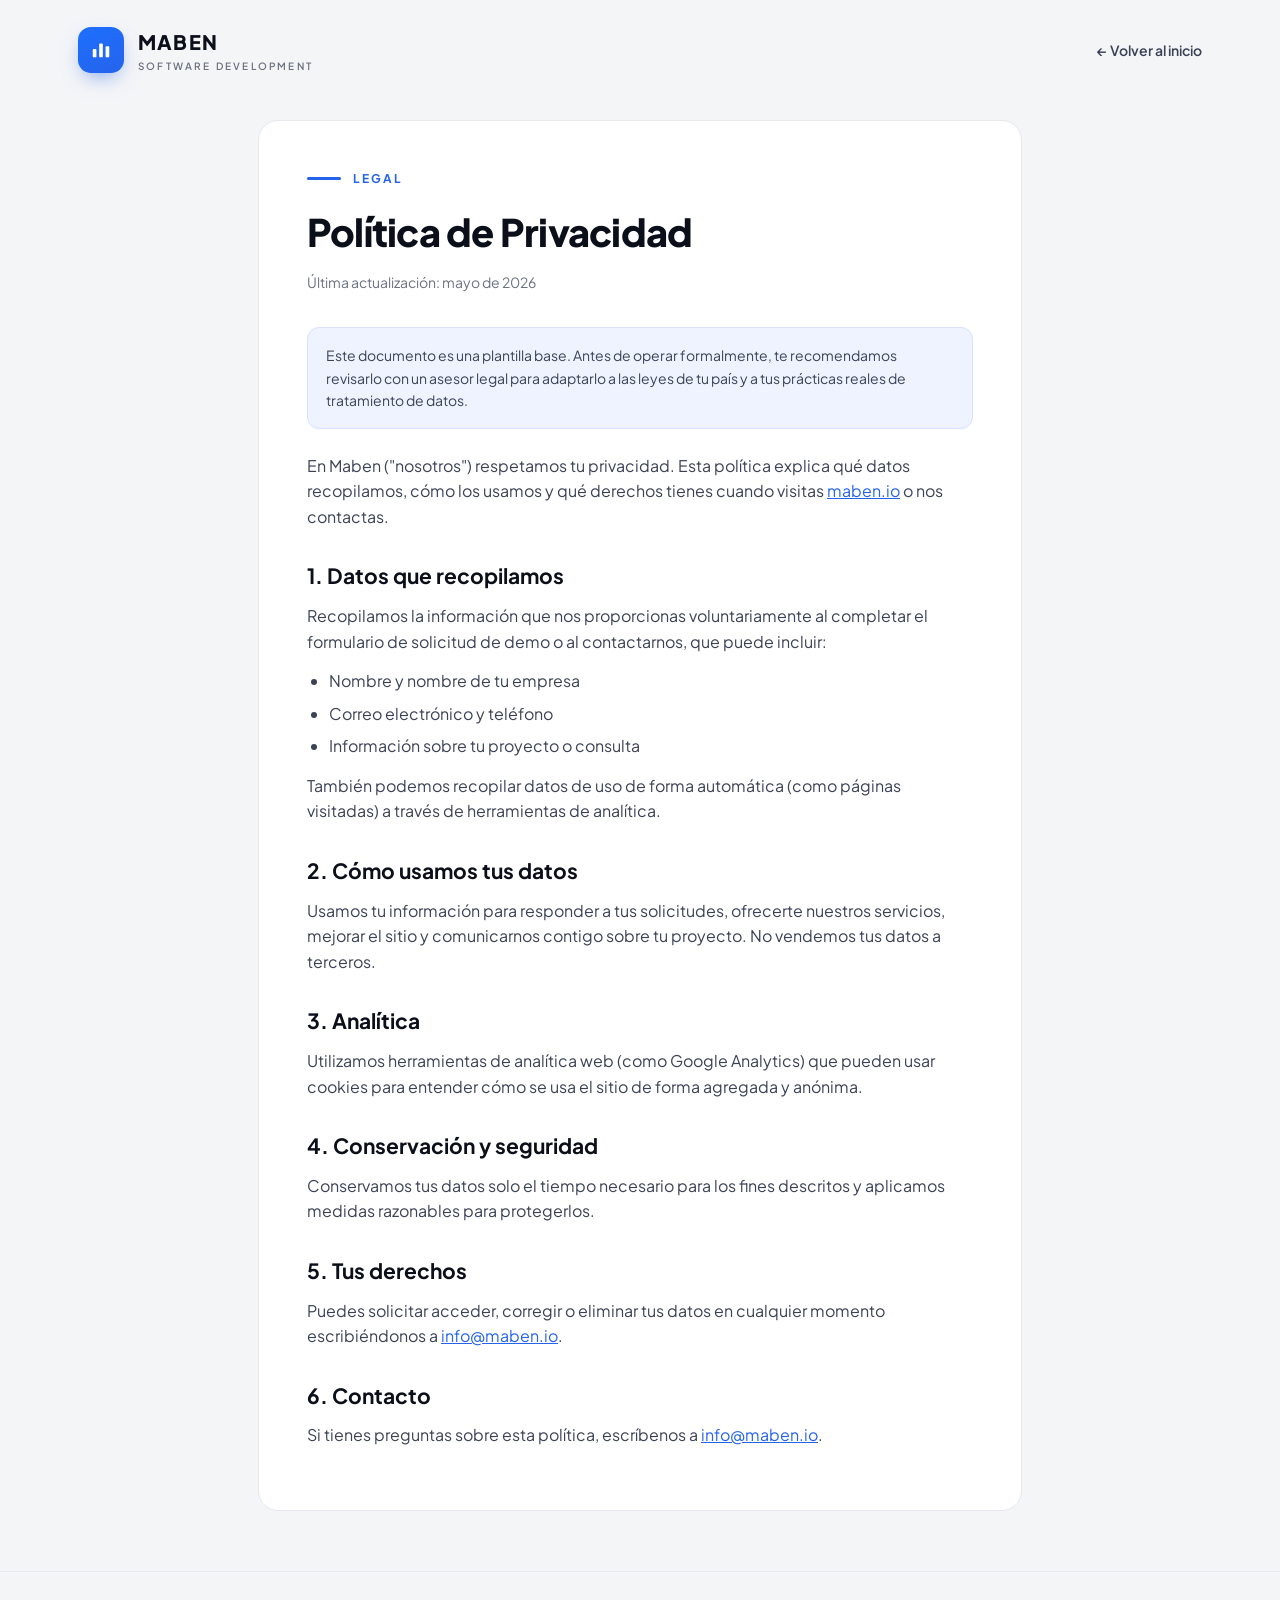
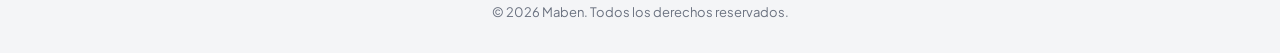
<file: privacidad.html>
<!DOCTYPE html>
<html lang="es">
<head>
<meta charset="UTF-8">
<meta name="viewport" content="width=device-width, initial-scale=1.0">
<title>Política de Privacidad — Maben</title>
<meta name="description" content="Política de privacidad de Maben. Cómo recopilamos, usamos y protegemos tus datos.">
<meta name="theme-color" content="#2563eb">
<link rel="icon" type="image/svg+xml" href="[data-uri]">
<link href="https://fonts.googleapis.com/css2?family=Plus+Jakarta+Sans:wght@400;500;600;700;800&display=swap" rel="stylesheet">
<style>
:root{--blue:#2563eb;--blue-bright:#1d6fff;--ink:#0b0f1a;--ink-soft:#3b4256;--muted:#6b7280;--bg:#f4f5f7;--card:#fff;--line:#e6e8ec;--font:'Plus Jakarta Sans',-apple-system,sans-serif;}
*{margin:0;padding:0;box-sizing:border-box;}
body{font-family:var(--font);background:var(--bg);color:var(--ink);line-height:1.6;-webkit-font-smoothing:antialiased;}
.wrap{max-width:820px;margin:0 auto;padding:0 28px;}
nav{display:flex;align-items:center;justify-content:space-between;padding:26px 0;max-width:1180px;margin:0 auto;padding-left:28px;padding-right:28px;}
.brand{display:flex;align-items:center;gap:14px;text-decoration:none;color:inherit;}
.logo-mark{width:46px;height:46px;border-radius:13px;background:linear-gradient(150deg,var(--blue-bright),var(--blue));display:flex;align-items:center;justify-content:center;box-shadow:0 8px 20px -6px rgba(37,99,235,.55);}
.brand-text .name{font-weight:800;font-size:20px;letter-spacing:.06em;}
.brand-text .sub{font-size:10px;font-weight:600;letter-spacing:.22em;color:var(--muted);}
.back{text-decoration:none;color:var(--ink-soft);font-weight:600;font-size:14px;}
.back:hover{color:var(--blue);}
.doc{background:var(--card);border:1px solid var(--line);border-radius:20px;padding:48px;margin:20px 0 60px;}
.doc .eyebrow{display:flex;align-items:center;gap:12px;margin-bottom:14px;}
.doc .eyebrow .bar{width:34px;height:3px;background:var(--blue);border-radius:2px;}
.doc .eyebrow span{font-size:12px;font-weight:700;letter-spacing:.16em;color:var(--blue);}
h1{font-size:38px;font-weight:800;letter-spacing:-.02em;margin-bottom:8px;}
.updated{color:var(--muted);font-size:14px;margin-bottom:34px;}
h2{font-size:21px;font-weight:700;margin:30px 0 10px;}
p{color:var(--ink-soft);margin-bottom:14px;}
ul{color:var(--ink-soft);margin:0 0 14px 22px;}
li{margin-bottom:7px;}
a{color:var(--blue);}
.note{background:#eef3ff;border:1px solid #d6e2ff;border-radius:12px;padding:16px 18px;font-size:14px;color:var(--ink-soft);margin-bottom:24px;}
footer{border-top:1px solid var(--line);padding:30px 0;text-align:center;color:var(--muted);font-size:13px;}
@media(max-width:560px){
  nav{flex-wrap:wrap;gap:10px 16px;padding:18px 28px;justify-content:flex-start;}
  .back{font-size:13px;}
  .brand-text .sub{font-size:9px;letter-spacing:.16em;}
  .doc{padding:30px 22px;border-radius:16px;margin:14px 0 40px;}
  h1{font-size:30px;}
  h2{font-size:19px;}
}
</style>
</head>
<body>
<nav>
  <a href="index.html" class="brand">
    <div class="logo-mark"><svg width="22" height="22" viewBox="0 0 24 24" fill="none"><rect x="3" y="11" width="4" height="9" rx="1" fill="#fff"/><rect x="10" y="5" width="4" height="15" rx="1" fill="#fff"/><rect x="17" y="8" width="4" height="12" rx="1" fill="#fff"/></svg></div>
    <div class="brand-text"><div class="name">MABEN</div><div class="sub">SOFTWARE DEVELOPMENT</div></div>
  </a>
  <a href="index.html" class="back">← Volver al inicio</a>
</nav>

<div class="wrap">
  <div class="doc">
    <div class="eyebrow"><div class="bar"></div><span>LEGAL</span></div>
    <h1>Política de Privacidad</h1>
    <div class="updated">Última actualización: mayo de 2026</div>

    <div class="note">Este documento es una plantilla base. Antes de operar formalmente, te recomendamos revisarlo con un asesor legal para adaptarlo a las leyes de tu país y a tus prácticas reales de tratamiento de datos.</div>

    <p>En Maben ("nosotros") respetamos tu privacidad. Esta política explica qué datos recopilamos, cómo los usamos y qué derechos tienes cuando visitas <a href="https://maben.io">maben.io</a> o nos contactas.</p>

    <h2>1. Datos que recopilamos</h2>
    <p>Recopilamos la información que nos proporcionas voluntariamente al completar el formulario de solicitud de demo o al contactarnos, que puede incluir:</p>
    <ul>
      <li>Nombre y nombre de tu empresa</li>
      <li>Correo electrónico y teléfono</li>
      <li>Información sobre tu proyecto o consulta</li>
    </ul>
    <p>También podemos recopilar datos de uso de forma automática (como páginas visitadas) a través de herramientas de analítica.</p>

    <h2>2. Cómo usamos tus datos</h2>
    <p>Usamos tu información para responder a tus solicitudes, ofrecerte nuestros servicios, mejorar el sitio y comunicarnos contigo sobre tu proyecto. No vendemos tus datos a terceros.</p>

    <h2>3. Analítica</h2>
    <p>Utilizamos herramientas de analítica web (como Google Analytics) que pueden usar cookies para entender cómo se usa el sitio de forma agregada y anónima.</p>

    <h2>4. Conservación y seguridad</h2>
    <p>Conservamos tus datos solo el tiempo necesario para los fines descritos y aplicamos medidas razonables para protegerlos.</p>

    <h2>5. Tus derechos</h2>
    <p>Puedes solicitar acceder, corregir o eliminar tus datos en cualquier momento escribiéndonos a <a href="mailto:info@maben.io">info@maben.io</a>.</p>

    <h2>6. Contacto</h2>
    <p>Si tienes preguntas sobre esta política, escríbenos a <a href="mailto:info@maben.io">info@maben.io</a>.</p>
  </div>
</div>

<footer>© 2026 Maben. Todos los derechos reservados.</footer>
</body>
</html>
</file>
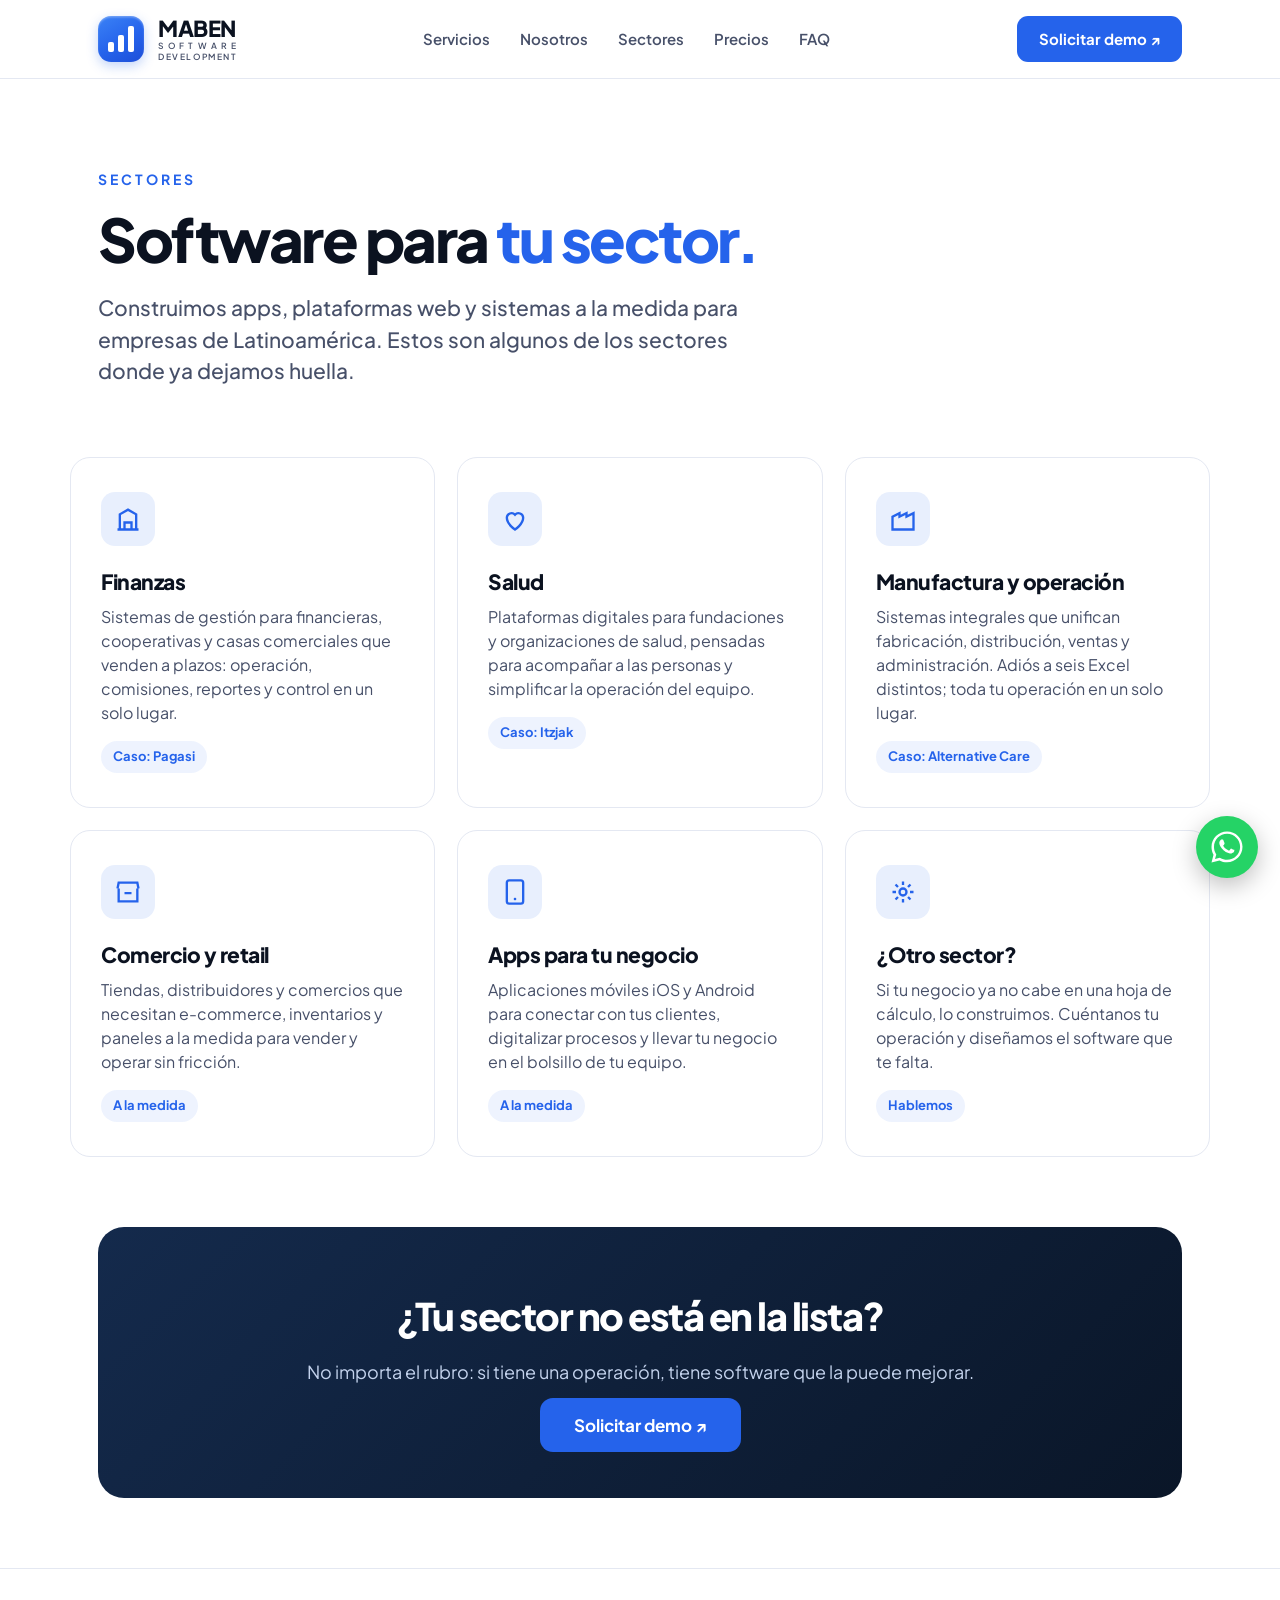
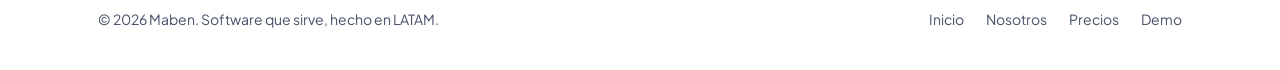
<file: sectores.html>
<!DOCTYPE html>
<html lang="es">
<head>
<meta charset="UTF-8">
<meta name="viewport" content="width=device-width, initial-scale=1.0">
<title>Sectores — Maben | Software Development</title>
<meta name="description" content="Maben construye software para distintos sectores de Latinoamérica: finanzas, salud, manufactura, comercio y más. Apps, plataformas web y sistemas a la medida.">
<link rel="canonical" href="https://maben.io/sectores.html">
<meta name="theme-color" content="#2563eb">
<link rel="icon" type="image/svg+xml" href="[data-uri]">
<link rel="preconnect" href="https://fonts.googleapis.com">
<link rel="preconnect" href="https://fonts.gstatic.com" crossorigin>
<link href="https://fonts.googleapis.com/css2?family=Plus+Jakarta+Sans:wght@400;500;600;700;800&display=swap" rel="stylesheet">
<style>
:root{--p:#2563eb;--p-d:#1d4ed8;--ink:#0b1220;--ink2:#475069;--bg:#f4f6fb;--line:#e4e8f2;}
*{margin:0;padding:0;box-sizing:border-box;}
body{font-family:'Plus Jakarta Sans',sans-serif;color:var(--ink);background:#fff;line-height:1.5;}
a{text-decoration:none;color:inherit;}
.wrap{max-width:1140px;margin:0 auto;padding:0 28px;}
header{position:sticky;top:0;z-index:50;background:rgba(255,255,255,.86);backdrop-filter:blur(10px);border-bottom:1px solid var(--line);}
.nav{display:flex;align-items:center;justify-content:space-between;height:78px;}
.brand{display:flex;align-items:center;gap:14px;}
.mark{width:46px;height:46px;border-radius:13px;background:linear-gradient(150deg,#3b82f6,#2563eb 55%,#1d4ed8);
  box-shadow:0 4px 12px rgba(37,99,235,.28),inset 0 1.5px 2px rgba(255,255,255,.3);
  display:flex;align-items:flex-end;justify-content:center;padding:10px 9px;}
.bars{display:flex;align-items:flex-end;gap:4px;height:100%;}
.bars span{width:6px;background:#fff;border-radius:2px;}
.bars span:nth-child(1){height:38%}.bars span:nth-child(2){height:66%}.bars span:nth-child(3){height:100%}
.bname{font-weight:800;font-size:22px;letter-spacing:-.5px;line-height:1;}
.bname .sw{display:flex;flex-direction:column;gap:2px;margin-top:3px;}
.bname .sl{display:flex;justify-content:space-between;font-weight:600;font-size:8.5px;color:var(--ink2);line-height:1;}
.bname .sl span{display:block;}
.menu{display:flex;gap:30px;align-items:center;}
.menu a{font-weight:600;font-size:15px;color:var(--ink2);}.menu a:hover{color:var(--ink);}
.btn{background:var(--p);color:#fff;font-weight:700;font-size:15px;padding:12px 22px;border-radius:11px;}
.btn:hover{background:var(--p-d);}
@media(max-width:880px){.menu{display:none;}}
.hero{padding:90px 0 50px;}
.kick{font-weight:700;font-size:14px;letter-spacing:3px;color:var(--p);text-transform:uppercase;}
.hero h1{font-size:60px;font-weight:800;letter-spacing:-2.5px;line-height:1.04;margin:18px 0 22px;max-width:780px;}
.hero h1 .b{color:var(--p);}
.hero p{font-size:21px;color:var(--ink2);max-width:700px;font-weight:500;}
@media(max-width:820px){.hero h1{font-size:42px;}}
.grid{display:grid;grid-template-columns:repeat(3,1fr);gap:22px;padding:20px 0 50px;}
@media(max-width:980px){.grid{grid-template-columns:repeat(2,1fr);}}
@media(max-width:640px){.grid{grid-template-columns:1fr;}}
.card{border:1px solid var(--line);border-radius:20px;padding:34px 30px;transition:.2s;}
.card:hover{border-color:var(--p);box-shadow:0 14px 36px rgba(37,99,235,.10);transform:translateY(-3px);}
.ic{width:54px;height:54px;border-radius:14px;background:rgba(37,99,235,.10);display:flex;align-items:center;justify-content:center;margin-bottom:20px;}
.ic svg{width:28px;height:28px;stroke:var(--p);}
.card h3{font-size:21px;font-weight:800;letter-spacing:-.5px;margin-bottom:8px;}
.card p{color:var(--ink2);font-size:16px;}
.tag{display:inline-block;margin-top:16px;font-size:13px;font-weight:700;color:var(--p);background:rgba(37,99,235,.08);padding:6px 12px;border-radius:999px;}
.cta{background:linear-gradient(135deg,#142a4c,#0a1628);border-radius:26px;padding:60px 40px;text-align:center;margin:20px 0 70px;}
.cta h3{color:#fff;font-size:38px;font-weight:800;letter-spacing:-1.5px;margin-bottom:14px;}
.cta p{color:#c3d2ec;font-size:18px;margin-bottom:28px;}
.cta .btn{font-size:17px;padding:16px 34px;border-radius:13px;}
footer{border-top:1px solid var(--line);padding:40px 0;color:var(--ink2);font-size:14px;}
.fl{display:flex;justify-content:space-between;flex-wrap:wrap;gap:16px;}.fl a{color:var(--ink2);}.fl a:hover{color:var(--p);}
.wa{position:fixed;right:22px;bottom:22px;width:62px;height:62px;border-radius:50%;background:#25d366;display:flex;align-items:center;justify-content:center;z-index:99;box-shadow:0 8px 24px rgba(0,0,0,.25);}
.wa:hover{transform:scale(1.07);}
</style>
</head>
<body>

<header><div class="wrap"><div class="nav">
  <a class="brand" href="index.html">
    <div class="mark"><div class="bars"><span></span><span></span><span></span></div></div>
    <div class="bname">MABEN<span class="sw"><span class="sl"><span>S</span><span>O</span><span>F</span><span>T</span><span>W</span><span>A</span><span>R</span><span>E</span></span><span class="sl"><span>D</span><span>E</span><span>V</span><span>E</span><span>L</span><span>O</span><span>P</span><span>M</span><span>E</span><span>N</span><span>T</span></span></span></div>
  </a>
  <nav class="menu">
    <a href="index.html#services">Servicios</a>
    <a href="nosotros.html">Nosotros</a>
    <a href="sectores.html">Sectores</a>
    <a href="index.html#pricing">Precios</a>
    <a href="index.html#faq">FAQ</a>
  </nav>
  <a class="btn" href="demo.html">Solicitar demo ↗</a>
</div></div></header>

<section class="hero"><div class="wrap">
  <div class="kick">Sectores</div>
  <h1>Software para <span class="b">tu sector.</span></h1>
  <p>Construimos apps, plataformas web y sistemas a la medida para empresas de Latinoamérica. Estos son algunos de los sectores donde ya dejamos huella.</p>
</div></section>

<section><div class="wrap grid">
  <div class="card">
    <div class="ic"><svg viewBox="0 0 24 24" fill="none" stroke-width="2"><path d="M3 21h18M5 21V8l7-4 7 4v13M9 21v-6h6v6"/></svg></div>
    <h3>Finanzas</h3>
    <p>Sistemas de gestión para financieras, cooperativas y casas comerciales que venden a plazos: operación, comisiones, reportes y control en un solo lugar.</p>
    <span class="tag">Caso: Pagasi</span>
  </div>
  <div class="card">
    <div class="ic"><svg viewBox="0 0 24 24" fill="none" stroke-width="2"><path d="M12 21s-7-4.5-7-10a4 4 0 0 1 7-2.6A4 4 0 0 1 19 11c0 5.5-7 10-7 10z"/></svg></div>
    <h3>Salud</h3>
    <p>Plataformas digitales para fundaciones y organizaciones de salud, pensadas para acompañar a las personas y simplificar la operación del equipo.</p>
    <span class="tag">Caso: Itzjak</span>
  </div>
  <div class="card">
    <div class="ic"><svg viewBox="0 0 24 24" fill="none" stroke-width="2"><path d="M3 21V10l6-3v3l6-3v3l6-3v14H3z"/></svg></div>
    <h3>Manufactura y operación</h3>
    <p>Sistemas integrales que unifican fabricación, distribución, ventas y administración. Adiós a seis Excel distintos; toda tu operación en un solo lugar.</p>
    <span class="tag">Caso: Alternative Care</span>
  </div>
  <div class="card">
    <div class="ic"><svg viewBox="0 0 24 24" fill="none" stroke-width="2"><path d="M3 9l1-5h16l1 5M4 9v11h16V9M9 13h6"/></svg></div>
    <h3>Comercio y retail</h3>
    <p>Tiendas, distribuidores y comercios que necesitan e-commerce, inventarios y paneles a la medida para vender y operar sin fricción.</p>
    <span class="tag">A la medida</span>
  </div>
  <div class="card">
    <div class="ic"><svg viewBox="0 0 24 24" fill="none" stroke-width="2"><rect x="5" y="2" width="14" height="20" rx="2"/><path d="M11 18h2"/></svg></div>
    <h3>Apps para tu negocio</h3>
    <p>Aplicaciones móviles iOS y Android para conectar con tus clientes, digitalizar procesos y llevar tu negocio en el bolsillo de tu equipo.</p>
    <span class="tag">A la medida</span>
  </div>
  <div class="card">
    <div class="ic"><svg viewBox="0 0 24 24" fill="none" stroke-width="2"><circle cx="12" cy="12" r="3"/><path d="M12 3v3M12 18v3M3 12h3M18 12h3M5.6 5.6l2.1 2.1M16.3 16.3l2.1 2.1M5.6 18.4l2.1-2.1M16.3 7.7l2.1-2.1"/></svg></div>
    <h3>¿Otro sector?</h3>
    <p>Si tu negocio ya no cabe en una hoja de cálculo, lo construimos. Cuéntanos tu operación y diseñamos el software que te falta.</p>
    <span class="tag">Hablemos</span>
  </div>
</div></section>

<section><div class="wrap"><div class="cta">
  <h3>¿Tu sector no está en la lista?</h3>
  <p>No importa el rubro: si tiene una operación, tiene software que la puede mejorar.</p>
  <a class="btn" href="demo.html">Solicitar demo ↗</a>
</div></div></section>

<footer><div class="wrap fl">
  <div>© 2026 Maben. Software que sirve, hecho en LATAM.</div>
  <div style="display:flex;gap:22px;">
    <a href="index.html">Inicio</a><a href="nosotros.html">Nosotros</a><a href="index.html#pricing">Precios</a><a href="demo.html">Demo</a>
  </div>
</div></footer>

<a class="wa" href="https://wa.me/584143691704?text=Hola%20Maben%2C%20quiero%20m%C3%A1s%20informaci%C3%B3n%20sobre%20su%20software." target="_blank" rel="noopener" aria-label="WhatsApp">
  <svg viewBox="0 0 32 32" width="32" height="32" fill="#fff"><path d="M16 .5C7.4.5.5 7.4.5 16c0 2.8.7 5.4 2 7.7L.5 31.5l8-2.1c2.2 1.2 4.8 1.9 7.5 1.9 8.6 0 15.5-6.9 15.5-15.5S24.6.5 16 .5zm0 28.3c-2.4 0-4.7-.6-6.7-1.8l-.5-.3-4.8 1.3 1.3-4.6-.3-.5c-1.3-2.1-2-4.5-2-7 0-7.2 5.9-13.1 13.1-13.1S29.1 8.8 29.1 16 23.2 28.8 16 28.8zm7.2-9.8c-.4-.2-2.3-1.1-2.7-1.3-.4-.1-.6-.2-.9.2-.3.4-1 1.3-1.2 1.5-.2.2-.4.3-.8.1-.4-.2-1.6-.6-3.1-1.9-1.1-1-1.9-2.3-2.1-2.7-.2-.4 0-.6.2-.8.2-.2.4-.4.5-.7.2-.2.2-.4.4-.7.1-.3 0-.5 0-.7-.1-.2-.9-2.1-1.2-2.9-.3-.8-.6-.7-.9-.7h-.8c-.2 0-.6.1-1 .5-.3.4-1.3 1.3-1.3 3.1s1.3 3.6 1.5 3.9c.2.3 2.6 4 6.3 5.6.9.4 1.6.6 2.1.8.9.3 1.7.2 2.3.1.7-.1 2.3-.9 2.6-1.8.3-.9.3-1.6.2-1.8-.1-.1-.3-.2-.7-.4z"/></svg>
</a>
</body>
</html>
</file>
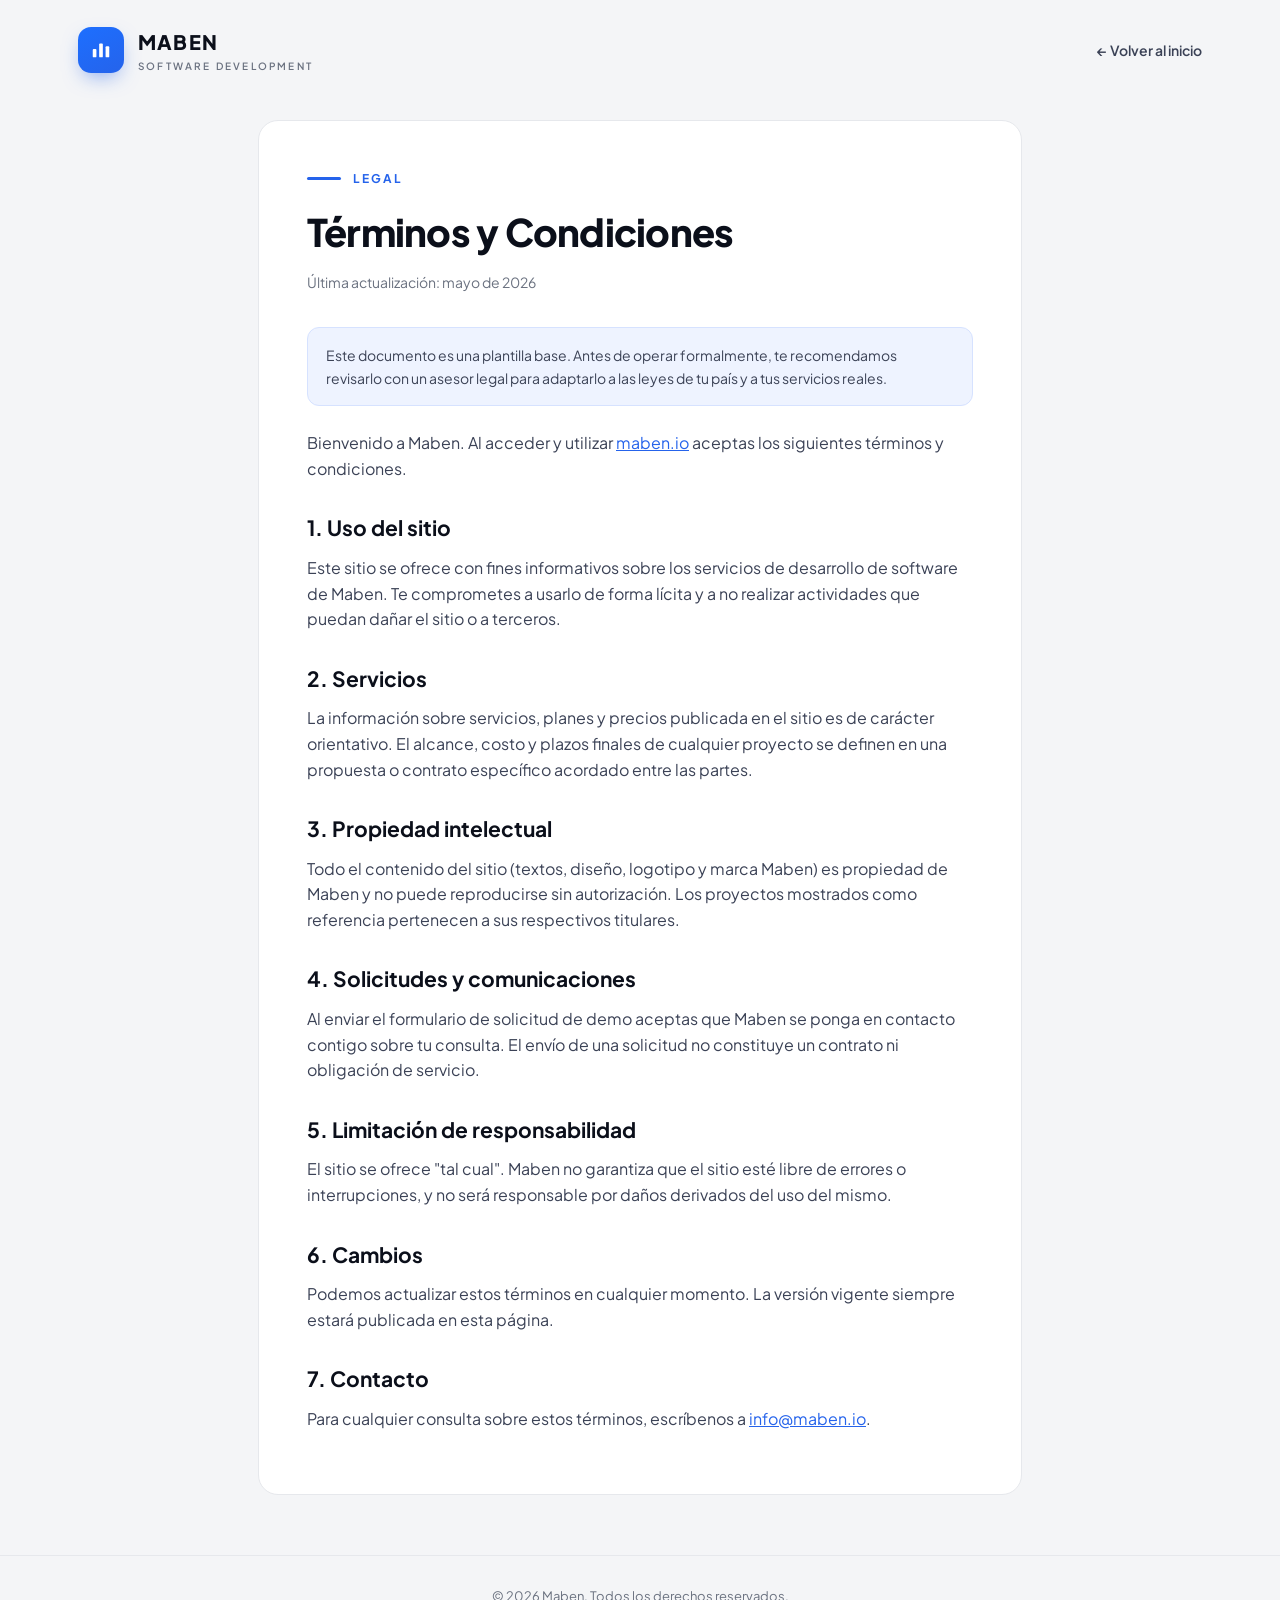
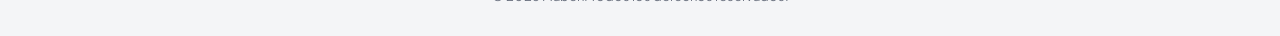
<file: terminos.html>
<!DOCTYPE html>
<html lang="es">
<head>
<meta charset="UTF-8">
<meta name="viewport" content="width=device-width, initial-scale=1.0">
<title>Términos y Condiciones — Maben</title>
<meta name="description" content="Términos y condiciones de uso del sitio y servicios de Maben.">
<meta name="theme-color" content="#2563eb">
<link rel="icon" type="image/svg+xml" href="[data-uri]">
<link href="https://fonts.googleapis.com/css2?family=Plus+Jakarta+Sans:wght@400;500;600;700;800&display=swap" rel="stylesheet">
<style>
:root{--blue:#2563eb;--blue-bright:#1d6fff;--ink:#0b0f1a;--ink-soft:#3b4256;--muted:#6b7280;--bg:#f4f5f7;--card:#fff;--line:#e6e8ec;--font:'Plus Jakarta Sans',-apple-system,sans-serif;}
*{margin:0;padding:0;box-sizing:border-box;}
body{font-family:var(--font);background:var(--bg);color:var(--ink);line-height:1.6;-webkit-font-smoothing:antialiased;}
.wrap{max-width:820px;margin:0 auto;padding:0 28px;}
nav{display:flex;align-items:center;justify-content:space-between;padding:26px 0;max-width:1180px;margin:0 auto;padding-left:28px;padding-right:28px;}
.brand{display:flex;align-items:center;gap:14px;text-decoration:none;color:inherit;}
.logo-mark{width:46px;height:46px;border-radius:13px;background:linear-gradient(150deg,var(--blue-bright),var(--blue));display:flex;align-items:center;justify-content:center;box-shadow:0 8px 20px -6px rgba(37,99,235,.55);}
.brand-text .name{font-weight:800;font-size:20px;letter-spacing:.06em;}
.brand-text .sub{font-size:10px;font-weight:600;letter-spacing:.22em;color:var(--muted);}
.back{text-decoration:none;color:var(--ink-soft);font-weight:600;font-size:14px;}
.back:hover{color:var(--blue);}
.doc{background:var(--card);border:1px solid var(--line);border-radius:20px;padding:48px;margin:20px 0 60px;}
.doc .eyebrow{display:flex;align-items:center;gap:12px;margin-bottom:14px;}
.doc .eyebrow .bar{width:34px;height:3px;background:var(--blue);border-radius:2px;}
.doc .eyebrow span{font-size:12px;font-weight:700;letter-spacing:.16em;color:var(--blue);}
h1{font-size:38px;font-weight:800;letter-spacing:-.02em;margin-bottom:8px;}
.updated{color:var(--muted);font-size:14px;margin-bottom:34px;}
h2{font-size:21px;font-weight:700;margin:30px 0 10px;}
p{color:var(--ink-soft);margin-bottom:14px;}
ul{color:var(--ink-soft);margin:0 0 14px 22px;}
li{margin-bottom:7px;}
a{color:var(--blue);}
.note{background:#eef3ff;border:1px solid #d6e2ff;border-radius:12px;padding:16px 18px;font-size:14px;color:var(--ink-soft);margin-bottom:24px;}
footer{border-top:1px solid var(--line);padding:30px 0;text-align:center;color:var(--muted);font-size:13px;}
@media(max-width:560px){
  nav{flex-wrap:wrap;gap:10px 16px;padding:18px 28px;justify-content:flex-start;}
  .back{font-size:13px;}
  .brand-text .sub{font-size:9px;letter-spacing:.16em;}
  .doc{padding:30px 22px;border-radius:16px;margin:14px 0 40px;}
  h1{font-size:30px;}
  h2{font-size:19px;}
}
</style>
</head>
<body>
<nav>
  <a href="index.html" class="brand">
    <div class="logo-mark"><svg width="22" height="22" viewBox="0 0 24 24" fill="none"><rect x="3" y="11" width="4" height="9" rx="1" fill="#fff"/><rect x="10" y="5" width="4" height="15" rx="1" fill="#fff"/><rect x="17" y="8" width="4" height="12" rx="1" fill="#fff"/></svg></div>
    <div class="brand-text"><div class="name">MABEN</div><div class="sub">SOFTWARE DEVELOPMENT</div></div>
  </a>
  <a href="index.html" class="back">← Volver al inicio</a>
</nav>

<div class="wrap">
  <div class="doc">
    <div class="eyebrow"><div class="bar"></div><span>LEGAL</span></div>
    <h1>Términos y Condiciones</h1>
    <div class="updated">Última actualización: mayo de 2026</div>

    <div class="note">Este documento es una plantilla base. Antes de operar formalmente, te recomendamos revisarlo con un asesor legal para adaptarlo a las leyes de tu país y a tus servicios reales.</div>

    <p>Bienvenido a Maben. Al acceder y utilizar <a href="https://maben.io">maben.io</a> aceptas los siguientes términos y condiciones.</p>

    <h2>1. Uso del sitio</h2>
    <p>Este sitio se ofrece con fines informativos sobre los servicios de desarrollo de software de Maben. Te comprometes a usarlo de forma lícita y a no realizar actividades que puedan dañar el sitio o a terceros.</p>

    <h2>2. Servicios</h2>
    <p>La información sobre servicios, planes y precios publicada en el sitio es de carácter orientativo. El alcance, costo y plazos finales de cualquier proyecto se definen en una propuesta o contrato específico acordado entre las partes.</p>

    <h2>3. Propiedad intelectual</h2>
    <p>Todo el contenido del sitio (textos, diseño, logotipo y marca Maben) es propiedad de Maben y no puede reproducirse sin autorización. Los proyectos mostrados como referencia pertenecen a sus respectivos titulares.</p>

    <h2>4. Solicitudes y comunicaciones</h2>
    <p>Al enviar el formulario de solicitud de demo aceptas que Maben se ponga en contacto contigo sobre tu consulta. El envío de una solicitud no constituye un contrato ni obligación de servicio.</p>

    <h2>5. Limitación de responsabilidad</h2>
    <p>El sitio se ofrece "tal cual". Maben no garantiza que el sitio esté libre de errores o interrupciones, y no será responsable por daños derivados del uso del mismo.</p>

    <h2>6. Cambios</h2>
    <p>Podemos actualizar estos términos en cualquier momento. La versión vigente siempre estará publicada en esta página.</p>

    <h2>7. Contacto</h2>
    <p>Para cualquier consulta sobre estos términos, escríbenos a <a href="mailto:info@maben.io">info@maben.io</a>.</p>
  </div>
</div>

<footer>© 2026 Maben. Todos los derechos reservados.</footer>
</body>
</html>
</file>
<file: chatbot/style.css>
@font-face{font-family:'Plus Jakarta Sans';font-style:normal;font-weight:200 800;font-display:swap;src:url('assets/PlusJakartaSans-Variable.ttf?v=c1944a75') format('truetype')}
:root{--bg:#080f1e;--panel:#101b2d;--blue:#2563eb;--bright:#3b82f6;--ice:#91bdff;--text:#f5f8ff;--muted:#a7b5cd;--line:#b5ceff1c;color-scheme:dark;font-family:'Plus Jakarta Sans',sans-serif}
*{box-sizing:border-box}html{scroll-behavior:smooth;scroll-padding-top:108px}body{margin:0;background:var(--bg);color:var(--text);font-size:15px;line-height:1.65;-webkit-font-smoothing:antialiased}button,input,select,textarea{font:inherit}button,a{-webkit-tap-highlight-color:transparent}a{color:inherit;text-decoration:none}button{cursor:pointer;color:inherit}button:disabled{cursor:default}img{display:block;max-width:100%}h1,h2,h3,p{margin:0}h1,h2,h3{line-height:1.13;font-weight:650;letter-spacing:-1.8px}button{border:0;background:none}button:focus-visible,a:focus-visible,summary:focus-visible,[tabindex]:focus-visible{outline:2px solid #91bdff;outline-offset:6px}input:focus-visible,select:focus-visible,textarea:focus-visible{outline:2px solid #91bdff;outline-offset:3px}[hidden]{display:none!important}::selection{background:#3b82f677;color:#fff}
.container{width:min(1200px,calc(100% - 80px));margin-inline:auto}.section{position:relative;padding-block:76px}.icon{width:22px;height:22px;fill:none;stroke:currentColor;stroke-width:1.65;stroke-linecap:round;stroke-linejoin:round;flex-shrink:0}.icon-library{position:absolute;width:0;height:0;overflow:hidden}.skip{position:fixed;top:12px;left:20px;transform:translateY(-150%);z-index:200;background:var(--blue);padding:10px 18px;border-radius:99px}.skip:focus{transform:none}.anchor-alias{position:absolute;top:0;left:0}.reading-progress{position:fixed;top:0;left:0;right:0;height:2px;background:linear-gradient(90deg,var(--ice),var(--blue));transform-origin:left;transform:scaleX(0);z-index:100}
.eyebrow{display:flex;align-items:center;gap:10px;color:var(--ice);font-size:13px;line-height:1.5;font-weight:600;letter-spacing:.1px;margin-bottom:19px}.status-dot{display:inline-block;width:6px;height:6px;background:#79aaff;border-radius:50%;box-shadow:0 0 15px #3b82f670;flex-shrink:0}.gradient-text{color:#82b5ff;background:linear-gradient(110deg,#dfecff 0%,#91bdff 35%,#3b82f6 100%);background-clip:text;-webkit-background-clip:text;-webkit-text-fill-color:transparent}
.site-header{position:fixed;inset:0 0 auto;z-index:70;border-bottom:1px solid #b5ceff10;background:#080f1ec9;backdrop-filter:blur(24px)}.nav{display:flex;align-items:center;justify-content:space-between;gap:26px;height:88px}.maben-brand{display:inline-flex;flex-shrink:0;line-height:0}.maben-brand img{width:176px;height:auto}.desktop-nav{display:flex;gap:30px;align-items:center;font-size:14px;font-weight:600;letter-spacing:-.2px;color:#c2cce0}.desktop-nav a{padding:12px 0;transition:color .2s}.desktop-nav a:hover{color:#fff}.nav-actions{display:flex;align-items:center;gap:12px}.icon-button{display:inline-flex;align-items:center;justify-content:center;width:38px;height:38px;border:1px solid #b5ceff24;border-radius:50%;background:#ffffff03;color:#b8c8e1;transition:background .2s}.icon-button:hover{background:#3b82f61c}.icon-button .icon{width:17px;height:17px}.menu-toggle{display:none;flex-direction:column;gap:6px}.menu-toggle span{width:17px;height:1px;background:currentColor}.mobile-nav{padding:12px 24px 24px;background:#080f1ef5;border-top:1px solid var(--line)}.mobile-nav a{display:block;padding:11px 0;font-weight:600}
.button{display:inline-flex;align-items:center;justify-content:center;gap:22px;padding:11px 12px 11px 25px;border:1px solid transparent;border-radius:999px;font-size:14px;font-weight:700;line-height:1.4;min-height:54px;transition:transform .25s,background .25s,box-shadow .25s}.button.primary,.button.nav-cta{background:linear-gradient(115deg,#2563eb,#3b82f6);color:white;box-shadow:0 8px 30px #2563eb29,inset 0 1px 0 #ffffff28;border-color:#ffffff17}.button.primary:hover,.button.nav-cta:hover{transform:translateY(-3px);background:linear-gradient(115deg,#3b82f6,#2563eb);box-shadow:0 10px 40px #2563eb50}.button-arrow{width:33px;height:33px;border-radius:50%;display:inline-flex;align-items:center;justify-content:center;background:#ffffff20}.button-arrow .icon{width:18px;height:18px;stroke-width:2}.button.nav-cta{min-height:43px;font-size:12px;padding:11px 18px;gap:16px}.button.nav-cta .icon{width:16px;height:16px}.text-button{display:inline-flex;align-items:center;justify-content:center;gap:10px;padding:9px 0;font-size:13px;font-weight:600;color:#c6d3e9;transition:color .2s}.text-button:hover{color:white}.text-button .icon{width:17px;height:17px}
.hero{position:relative;isolation:isolate;overflow:hidden;background:#050c19}.hero-visual,.hero-shade{position:absolute;inset:0;z-index:-2;pointer-events:none}.hero-visual{transform:translate3d(var(--px,0),var(--py,0),0) scale(1.04);animation:hero-breathe 18s ease-in-out infinite}.hero-visual img{width:100%;height:100%;object-fit:cover;object-position:57% center;opacity:.86}.hero-shade{z-index:-1;background:linear-gradient(90deg,#080f1efa 0%,#080f1edb 29%,#080f1e25 66%,#080f1e20),linear-gradient(0deg,#080f1e 0%,transparent 25%,transparent 80%,#080f1e77)}.hero-grid{display:grid;grid-template-columns:1.1fr .9fr;gap:40px;align-items:center;padding-block:138px 32px}.hero h1{font-size:clamp(76px,6.6vw,94px);letter-spacing:-4.8px;line-height:1.035;margin-bottom:27px;font-weight:650}.hero-description{font-size:16px;line-height:1.9;color:#c0cce0;max-width:433px}.hero-actions{display:flex;align-items:center;gap:26px;flex-wrap:wrap;margin-top:30px}.hero-actions .text-button{font-size:12px}.hero-platforms{display:flex;align-items:center;gap:24px;margin-top:32px;color:#aebdd5;font-size:12px;font-weight:500}.hero-platforms>span{display:flex;align-items:center;gap:8px}.hero-platforms img{opacity:.85;width:17px;height:17px}.hero-bottom{display:flex;align-items:center;justify-content:space-between;gap:28px;border-top:1px solid #bed6ff16;min-height:86px;padding-block:19px;font-size:11px;color:#869bbd}.hero-bottom p{line-height:1.7}.hero-bottom strong{font-weight:500;color:#c7d5eb}.hero-bottom>a{display:inline-flex;align-items:center;justify-content:center;width:35px;height:35px;border:1px solid #abc7ff2e;border-radius:50%}.hero-bottom>a .icon{width:16px;height:16px;transform:rotate(90deg)}.provider-logos{display:flex;align-items:center;gap:25px}.provider-logos>span{display:flex;align-items:center;gap:8px;font-size:14px;font-weight:600;color:#bbcbe3}.provider-logos>span:first-child{font-size:11px;font-weight:500;color:#869bbd}.provider-logos img{opacity:.8}
.phone-stage{position:relative;display:flex;justify-content:center;padding-left:28px;perspective:1200px}.phone-aura{position:absolute;inset:10% -6%;background:radial-gradient(ellipse,#2563eb4d,#3b82f61c 40%,transparent 70%);filter:blur(35px);pointer-events:none}.hero-phone{width:328px;position:relative;isolation:isolate;border:2px solid #b0c5e56b;outline:1px solid #172b49;outline-offset:4px;border-radius:43px;background:#0d1729;padding:6px;box-shadow:inset 0 0 0 2px #030815,0 30px 70px #0009,12px 3px 0 -5px #091120;transform:rotate(3deg) translate3d(0,var(--phone-y,0),0);transition:transform .5s;overflow:hidden}.phone-status{display:flex;align-items:center;justify-content:space-between;height:32px;padding:0 21px;font-size:9px;position:relative;color:#e2edff}.phone-status i{position:absolute;left:50%;top:3px;transform:translateX(-50%);width:91px;height:20px;border-radius:20px;background:#02040a}.phone-status .signal{font-size:6px;letter-spacing:1px}.phone-header{display:flex;align-items:center;gap:10px;background:#fff;color:#0d1729;padding:13px 10px;border-radius:24px 24px 0 0;border-bottom:1px solid #0b173c12}.phone-back{font-size:28px;line-height:1;color:#68778e}.store-avatar{display:flex;align-items:center;justify-content:center;width:34px;height:34px;background:#ebf1ff;color:#2563eb;border-radius:50%}.store-avatar .icon{width:19px;height:19px}.phone-header strong{font-size:12px;letter-spacing:-.2px;display:block;line-height:1.5}.phone-header small{font-size:8px;color:#68778e;display:block}.phone-header small span{color:#2563eb}.phone-more{font-size:18px;letter-spacing:1px;margin-left:auto}.phone-conversation{background:#edf2f8;padding:13px 12px 15px;display:flex;flex-direction:column;gap:10px;min-height:416px;color:#13223b}.phone-day{text-align:center;display:block;font-size:8px;color:#8a98ac;margin-bottom:2px}.phone-message{max-width:90%;padding:8px 10px 6px;border-radius:13px;font-size:11px;line-height:1.55;box-shadow:0 2px 4px #0d1e4305}.phone-message.customer{background:#dbe8ff;border-bottom-right-radius:3px;align-self:flex-end}.phone-message.assistant{background:#fff;border-bottom-left-radius:3px;align-self:flex-start}.phone-message small{display:block;text-align:right;font-size:7px;color:#8a99b1;margin-top:3px}.phone-message.assistant small{text-align:left;font-weight:600;color:#2563eb}.phone-message small span{color:#3b82f6}.product-card{display:flex;align-items:center;gap:13px;padding:8px;background:white;border:1px solid #dce4ef;border-radius:15px;width:100%;box-shadow:0 6px 16px #1b396a06}.product-card>img{width:94px;height:104px;object-fit:cover;border-radius:10px;flex-shrink:0}.product-card>div{flex:1;min-width:0}.product-card>div>span{display:block;color:#8190a8;font-size:7px;margin-bottom:5px;font-weight:500}.product-card strong{display:block;font-size:12px;letter-spacing:-.3px;line-height:1.4}.product-card small{display:block;font-size:9px;color:#7a8ca6;margin-top:4px}.product-card b{display:block;color:#152a4d;font-size:23px;line-height:1.2;margin-top:9px;letter-spacing:-.8px}.product-card b span{font-size:13px;font-weight:600}.phone-order{display:flex;align-items:flex-start;gap:9px;padding:12px 10px;border:1px solid #a7c8ff;background:#e2edff;border-radius:13px}.order-check{display:flex;align-items:center;justify-content:center;width:23px;height:23px;border-radius:50%;background:#2563eb;color:#fff;flex-shrink:0}.order-check .icon{width:14px;height:14px;stroke-width:2.5}.phone-order strong{display:block;font-size:11px;line-height:1.45;color:#1b4b9d}.phone-order p{font-size:8px;color:#647c9c;line-height:1.6;margin-top:2px}.phone-order small{display:block;font-size:7px;color:#3c6abb;margin-top:5px;font-weight:600}.phone-composer{display:flex;align-items:center;gap:10px;background:#f9fbff;color:#8695ad;padding:8px 13px;border-top:1px solid #dce5f1}.phone-composer>span:first-child{font-size:20px;line-height:1}.phone-composer>span:nth-child(2){font-size:8px;padding:6px 10px;border:1px solid #dce5f1;background:white;border-radius:99px;flex:1}.phone-composer .icon{width:15px;height:15px;color:#2563eb}.phone-channels{display:flex;align-items:center;gap:6px;padding:8px 8px 10px}.phone-channels button{display:flex;align-items:center;justify-content:center;gap:6px;border-radius:999px;font-size:9px;font-weight:500;color:#8b9bb6;padding:6px 10px;line-height:1.5;border:1px solid transparent}.phone-channels button.active{color:white;background:#20375b;border-color:#719cfb3b}.phone-channels button:hover{color:white}.phone-channels img{width:13px;height:13px}.phone-channels button:last-child{padding:7px;margin-left:auto}.phone-channels .icon{width:15px;height:15px}.phone-conversation.replaying .story-item{animation:message-in .7s both;animation-delay:var(--delay)}
.section-heading{display:flex;align-items:flex-end;justify-content:space-between;gap:40px;margin-bottom:36px}.section-heading h2{font-size:47px;line-height:1.15;letter-spacing:-2.6px}.section-heading .eyebrow{margin-bottom:12px}.section-heading>p{max-width:300px;font-size:14px;line-height:1.8;color:var(--muted);padding-bottom:4px}.demo-section{background:radial-gradient(ellipse at 70% 55%,#17325c22,transparent 60%)}.studio{border:1px solid #abc7ff30;border-radius:25px;overflow:hidden;background:#0c1627;box-shadow:0 28px 70px #0002}.studio-toolbar{display:flex;align-items:center;justify-content:space-between;gap:20px;min-height:63px;padding:16px 25px;border-bottom:1px solid var(--line);background:#ffffff02}.studio-toolbar>span:first-child{display:flex;align-items:center;gap:12px}.studio-toolbar strong{font-size:13px;font-weight:600;letter-spacing:-.2px}.demo-badge{display:flex;gap:8px;align-items:center;font-size:11px;color:#96a9c7}.studio-body{display:grid;grid-template-columns:229px 1fr;min-height:400px}.studio-tabs{border-right:1px solid var(--line);padding:18px 13px;display:flex;flex-direction:column;gap:5px;background:#ffffff02}.studio-tab{display:flex;align-items:center;gap:12px;padding:16px 13px;text-align:left;border:1px solid transparent;border-radius:14px;position:relative;transition:background .25s,border-color .25s}.studio-tab:hover{background:#2e4a741a}.studio-tab.active{background:linear-gradient(120deg,#2563eb30,#3b82f60b);border-color:#719cfb3a}.studio-tab.active:before{content:'';position:absolute;left:-14px;top:15px;bottom:15px;width:2px;background:#72a7ff;box-shadow:0 0 14px #3b82f6}.tab-icon{color:#7c94ba;display:flex;align-items:center;justify-content:center}.tab-icon .icon{width:21px;height:21px}.studio-tab.active .tab-icon{color:#91bdff}.studio-tab strong{display:block;font-weight:650;font-size:13px;line-height:1.5}.studio-tab small{display:block;color:#7289ac;font-size:9px;line-height:1.6;margin-top:3px;white-space:nowrap}.tab-arrow{margin-left:auto;width:13px;height:13px;color:#7eabfa;opacity:0}.studio-tab.active .tab-arrow{opacity:1}.studio-sidebar-note{margin-top:auto;line-height:1.8;color:#718aaf;font-size:10px;padding:22px 15px 7px;position:relative}.studio-sidebar-note .status-dot{position:absolute;left:1px;top:29px;width:4px;height:4px}.studio-canvas{position:relative;padding:26px 33px 31px;background:radial-gradient(ellipse at 77% 25%,#284b852e,transparent 65%);outline-offset:-5px!important}.demo-route{display:flex;align-items:center;gap:13px;font-size:10px;color:#90a6c7;margin-bottom:28px;white-space:nowrap}.demo-route>span{display:inline-flex;align-items:center;gap:7px}.demo-route>.icon{width:14px;height:14px;color:#45628e}.demo-route>span:last-child{color:#bfd3f1}.demo-route img{opacity:.85}.demo-split{display:grid;grid-template-columns:1fr .9fr;gap:36px;align-items:center;min-height:290px}.sample-chat{background:#f1f5fb;border:1px solid #cad8ee29;border-radius:18px;overflow:hidden;color:#12233e;box-shadow:0 16px 35px #0003;transform:perspective(1100px) rotateY(3deg)}.sample-chat-header{display:flex;align-items:center;gap:10px;padding:15px 17px;background:white;border-bottom:1px solid #e3e9f2}.sample-avatar{display:flex;align-items:center;justify-content:center;width:29px;height:29px;border-radius:50%;background:#14284a;color:white;font-size:12px;font-weight:700}.sample-chat-header strong{display:block;font-size:11px;font-weight:700;line-height:1.5}.sample-chat-header small{display:block;font-size:8px;color:#8090aa}.mini-dot{width:5px;height:5px;background:#769bd9;border-radius:50%;margin-left:auto}.sample-messages{padding:19px 15px 13px;min-height:235px;display:flex;flex-direction:column;justify-content:center;gap:18px}.sample-message{font-size:11px;line-height:1.7;padding:12px 13px;max-width:94%;border-radius:14px}.sample-message.customer{background:#2563eb;color:white;border-bottom-right-radius:3px;align-self:flex-end}.sample-agent{display:flex;align-items:flex-start;gap:7px}.sample-agent>img{margin-top:10px;flex-shrink:0}.sample-agent>div{min-width:0}.sample-message.agent{background:white;border:1px solid #e0e8f3;border-bottom-left-radius:3px;max-width:100%;color:#243f65}.sample-agent>div>span{display:block;font-size:7px;color:#8197b6;margin-top:5px;margin-left:4px}.sample-product{display:flex;align-items:center;gap:12px;background:white;border:1px solid #dce5f0;border-radius:12px;padding:7px;margin-left:26px;margin-top:-10px}.sample-product>img{width:60px;height:67px;border-radius:7px;object-fit:cover}.sample-product>div{display:flex;flex-direction:column;gap:2px}.sample-product strong{font-size:10px}.sample-product span{font-size:8px;color:#8798ae}.sample-product b{font-size:13px;color:#2563eb;margin-top:4px}.sample-chat-end{display:flex;align-items:center;gap:5px;font-size:8px;color:#8a9ab2;margin-top:auto;padding-top:7px}.sample-chat-end .icon{width:12px;height:12px;color:#4c81d0}.demo-result{padding-block:4px}.result-label{font-size:10px;color:#6f8db8;display:block;margin-bottom:17px}.result-icon{display:flex;align-items:center;justify-content:center;width:47px;height:47px;border-radius:14px;border:1px solid #80b1ff35;background:#2563eb1a;color:#91bdff;margin-bottom:19px;box-shadow:0 0 35px #2563eb18}.result-icon .icon{width:23px;height:23px}.demo-result h3{font-size:27px;letter-spacing:-1.1px;line-height:1.25;margin-bottom:14px}.demo-result>p{color:#9bb0d0;font-size:12px;line-height:1.85}.result-points{display:flex;flex-wrap:wrap;gap:10px 15px;margin-top:21px}.result-points>span{display:flex;align-items:center;gap:5px;font-size:9px;color:#a8c2e8}.result-points .icon{width:12px;height:12px;color:#72a7ff;stroke-width:2}.order-detail{margin:17px 0 0;padding-top:8px;border-top:1px solid #7fafff20;font-size:10px}.order-detail>div{display:flex;justify-content:space-between;gap:12px;padding:7px 0}.order-detail dt{color:#7d97bd}.order-detail dd{margin:0;color:#bfd3f1}.order-detail dd span{padding:4px 8px;background:#3b82f619;color:#91bdff;border-radius:99px;font-size:9px}.studio-footer{padding:15px 25px;min-height:59px;display:flex;align-items:center;justify-content:space-between;gap:20px;border-top:1px solid var(--line);background:#07102044}.studio-footer>p{display:flex;align-items:center;gap:8px;font-size:10px;color:#8da4c7}.studio-footer>p .icon{width:14px;height:14px;color:#82b3ff}.studio-footer .text-button{font-size:10px;padding:5px 0;gap:7px;white-space:nowrap}.studio-footer .text-button .icon{width:13px;height:13px}.demo-disclaimer{font-size:10px;line-height:1.8;color:#637da2;margin:15px 0 0;text-align:center}.studio-canvas.updating .sample-chat,.studio-canvas.updating .demo-result{animation:demo-in .55s both}.studio-canvas.updating .demo-result{animation-delay:.09s}
.implementation-section{padding-top:50px}.implementation-grid{display:grid;grid-template-columns:1fr 1fr;gap:80px;align-items:center}.implementation-copy h2{font-size:42px;letter-spacing:-2px;line-height:1.18}.implementation-steps{padding:0;margin:30px 0 0;list-style:none;display:flex;flex-direction:column;gap:24px}.implementation-steps li{display:flex;align-items:flex-start;gap:17px}.implementation-steps li>span{color:#769cd8;font-size:11px;line-height:1.5;width:28px;height:28px;border:1px solid #85b0f532;border-radius:50%;display:flex;align-items:center;justify-content:center;flex-shrink:0;margin-top:1px}.implementation-steps h3{font-size:16px;line-height:1.5;letter-spacing:-.3px;margin-bottom:4px;font-weight:600}.implementation-steps p{font-size:12px;line-height:1.8;color:#8fa6c8;max-width:330px}.commerce-visual{position:relative;border-radius:24px;overflow:hidden;height:450px;background:#0a1423;border:1px solid #8aafff17}.commerce-visual>img{width:100%;height:100%;object-fit:cover;object-position:center 37%;opacity:.9;transition:transform 1.2s}.commerce-visual:hover>img{transform:scale(1.04)}.commerce-visual:after{content:'';position:absolute;inset:0;background:linear-gradient(0deg,#080f1e 0%,#080f1eb8 15%,transparent 58%)}.commerce-caption{position:absolute;z-index:1;bottom:27px;left:30px;right:30px}.commerce-caption>span{font-size:10px;color:#81b4ff;display:block;margin-bottom:9px}.commerce-caption h3{font-size:27px;letter-spacing:-1px;line-height:1.2}
.contact-section{background:radial-gradient(ellipse at 0% 100%,#2563eb14,transparent 65%);border-top:1px solid #9fbdff12;padding-block:78px}.contact-grid{display:grid;grid-template-columns:1.1fr .9fr;align-items:center;gap:80px}.contact-copy h2{font-size:43px;line-height:1.18;letter-spacing:-2px;margin-bottom:22px}.contact-copy>p:not(.eyebrow){font-size:13px;color:#9cafcd;margin-bottom:27px;max-width:340px}.contact-copy .button{font-size:12px;gap:19px;padding-left:22px;min-height:51px}.contact-copy .button-arrow{width:30px;height:30px}.contact-email{display:flex;align-items:center;gap:8px;font-size:11px;color:#7d99c0;width:max-content;margin-top:20px}.contact-email .icon{width:12px;height:12px}.contact-email:hover{color:#91bdff}.faq-list details{border-bottom:1px solid #9bbcff20}.faq-list details:first-child{border-top:1px solid #9bbcff20}.faq-list summary{list-style:none;display:flex;align-items:center;justify-content:space-between;gap:20px;padding:21px 0;font-size:13px;line-height:1.6;font-weight:600;cursor:pointer}.faq-list summary::-webkit-details-marker{display:none}.faq-list summary>span{color:#7b9ccc;font-size:20px;line-height:1;font-weight:400;transition:transform .2s}.faq-list details[open] summary>span{transform:rotate(45deg)}.faq-list details p{font-size:12px;line-height:1.9;color:#8fa5c6;padding:0 25px 22px 0}.footer{display:flex;align-items:center;justify-content:space-between;gap:30px;padding-block:31px;border-top:1px solid var(--line)}.footer .maben-brand img{width:144px}.footer-links{display:flex;gap:25px;align-items:center;font-size:11px;color:#93a8c9}.footer-links a{display:flex;align-items:center;gap:6px}.footer-links a:hover{color:#91bdff}.footer-links .icon{width:12px;height:12px}.footer small{font-size:8px;line-height:1.8;color:#617a9e}
dialog{padding:35px;width:min(520px,calc(100vw - 32px));max-height:calc(100svh - 40px);margin:auto;background:#0d182b;border:1px solid #8fafff35;border-radius:26px;color:var(--text);box-shadow:0 35px 100px #0009;overscroll-behavior:contain}dialog::backdrop{background:#030815bd;backdrop-filter:blur(8px)}.dialog-close{position:absolute;right:16px;top:13px;border-radius:50%;width:32px;height:32px;font-size:25px;color:#9bb2d6;background:#ffffff06;line-height:1}.dialog-head .eyebrow{font-size:11px;margin-bottom:12px}.dialog-head h2{font-size:32px;letter-spacing:-1.5px;margin-bottom:14px;max-width:350px}.dialog-head>p:last-child{font-size:12px;line-height:1.8;color:#9ab0d0;margin-bottom:25px}form{display:flex;flex-direction:column;gap:17px}form label{display:flex;flex-direction:column;gap:8px;font-size:11px;font-weight:600;color:#bacbe5}input,select,textarea{width:100%;min-width:0;max-width:100%;border:1px solid #9bbaff30;border-radius:12px;background:#080f1e;color:#e1eaff;padding:12px;font-size:13px;line-height:1.5}input::placeholder{color:#5f799e;font-weight:400}select{appearance:auto}textarea{resize:vertical;font-weight:400}.form-grid{display:grid;grid-template-columns:1fr 1fr;gap:15px}.button.submit{width:100%;font-size:12px;min-height:48px;padding:12px 20px;justify-content:space-between}.button.submit>span,.button.secondary>span,.whatsapp-contact>span{font-size:18px}.button.secondary{border-color:#91bdff35;background:#ffffff04;min-height:47px}.button.secondary:hover{background:#3b82f618}#lead-result>.button{width:100%;margin-top:12px;font-size:12px}#copy-status{font-size:11px;color:#9db7e0;margin-top:15px}.form-privacy{font-size:10px;line-height:1.8;color:#718eb5;margin-top:16px}.form-privacy a{text-decoration:underline;text-underline-offset:3px}
.js .reveal{opacity:0;transform:translateY(20px);transition:opacity .8s,transform .8s}.js .reveal.visible{opacity:1;transform:none}.hero-enter{animation:hero-in 1s both}.hero-copy>.hero-enter:nth-child(2){animation-delay:.08s}.hero-copy>.hero-enter:nth-child(3){animation-delay:.16s}.hero-copy>.hero-enter:nth-child(4){animation-delay:.24s}.hero-copy>.hero-enter:nth-child(5){animation-delay:.32s}.phone-stage.hero-enter{animation-delay:.2s}
@keyframes hero-breathe{50%{scale:1.025}}@keyframes hero-in{from{opacity:0;translate:0 18px}to{opacity:1;translate:0 0}}@keyframes message-in{from{opacity:0;transform:translateY(10px) scale(.98)}to{opacity:1;transform:none}}@keyframes demo-in{from{opacity:.1;transform:translateY(10px)}to{opacity:1;transform:none}}
@media(min-width:1600px){.hero-grid{padding-top:155px;padding-bottom:48px}.hero h1{font-size:104px}.hero-phone{width:350px}.phone-message{font-size:12px}.product-card>img{height:112px;width:105px}.phone-conversation{min-height:440px}.phone-order strong{font-size:12px}}
@media(max-width:1200px){.container{width:calc(100% - 64px)}.desktop-nav{gap:23px;font-size:13px}.maben-brand img{width:160px}.nav{gap:20px}.nav-actions{gap:9px}.hero-grid{gap:25px;grid-template-columns:1.05fr .95fr}.hero h1{font-size:76px;letter-spacing:-4px}.hero-description{max-width:370px;font-size:15px}.hero-actions{gap:18px}.hero-actions .text-button{font-size:11px}.hero-actions .button{font-size:13px}.phone-stage{padding-left:10px}.hero-phone{width:310px}.phone-header{padding-block:12px}.phone-conversation{padding:12px 10px;gap:9px}.product-card>img{width:87px;height:96px}.product-card strong{font-size:11px}.phone-message{font-size:10px}.product-card b{font-size:21px}.phone-order strong{font-size:10px}.hero-bottom{font-size:10px}.section-heading h2{font-size:42px}.studio-body{grid-template-columns:205px 1fr}.studio-tabs{padding-inline:10px}.studio-tab{gap:10px;padding:15px 11px}.studio-tab strong{font-size:12px}.studio-tab small{font-size:8px}.studio-tab.active:before{left:-11px}.tab-arrow{display:none}.studio-canvas{padding:25px}.demo-split{gap:25px}.demo-result h3{font-size:25px}.demo-result>p{font-size:11px}.sample-message{font-size:10px}.implementation-grid,.contact-grid{gap:55px}.implementation-copy h2{font-size:38px}.contact-copy h2{font-size:38px}.commerce-visual{height:427px}.section{padding-block:66px}}
@media(max-width:1000px){.desktop-nav{gap:17px;font-size:12px}.button.nav-cta{font-size:11px;padding:10px 15px}.maben-brand img{width:148px}.nav{gap:15px}.hero h1{font-size:69px;letter-spacing:-3.8px}.hero-description{font-size:14px;max-width:350px}.hero .eyebrow{font-size:11px}.hero-platforms{gap:20px;font-size:11px}.hero-actions{gap:17px}.hero .button{padding-left:21px;gap:16px}.hero-grid{padding-top:132px}.hero-phone{width:293px}.phone-stage{padding-left:5px}.phone-conversation{min-height:400px}.phone-header strong{font-size:11px}.phone-header small{font-size:7px}.product-card>img{width:81px;height:92px}.phone-order p{font-size:7px}.phone-order small{font-size:6px}.phone-channels{gap:4px;padding-inline:5px}.phone-channels button{font-size:8px;padding-inline:8px}.section-heading h2{font-size:37px}.section-heading>p{max-width:250px;font-size:12px}.studio-body{grid-template-columns:185px 1fr}.studio-tabs{padding-inline:9px}.studio-tab{gap:9px;padding:16px 9px}.studio-tab strong{font-size:11px}.studio-tab small{font-size:7px}.tab-icon .icon{width:19px;height:19px}.studio-canvas{padding:23px 22px}.demo-split{gap:22px;grid-template-columns:1fr .9fr}.demo-result h3{font-size:22px}.demo-result>p{font-size:10px}.result-points>span{font-size:8px}.sample-messages{padding:16px 12px}.sample-message{font-size:9px;padding:10px}.demo-route{font-size:9px;gap:10px}.studio-footer>p{font-size:9px}.implementation-copy h2{font-size:34px}.implementation-grid,.contact-grid{gap:38px}.implementation-steps p{font-size:11px}.implementation-steps h3{font-size:14px}.contact-copy h2{font-size:34px}.faq-list summary{font-size:12px}.commerce-visual{height:416px}.commerce-caption h3{font-size:25px}}
@media(max-width:800px){.desktop-nav{display:none}.menu-toggle{display:flex}.maben-brand img{width:165px}.nav{height:80px}.nav-actions{gap:10px}.button.nav-cta{font-size:11px;padding:10px 16px}.hero-grid{grid-template-columns:1fr;gap:45px;padding-top:139px;padding-bottom:36px}.hero-copy{max-width:590px}.hero h1{font-size:86px;letter-spacing:-4.5px}.hero-description{font-size:16px;max-width:450px}.hero .eyebrow{font-size:12px}.hero-actions .text-button{font-size:12px}.hero-actions .button{font-size:14px}.hero-platforms{font-size:12px;gap:24px;margin-top:27px}.hero-visual{inset:28% -25% 0 -25%}.hero-visual img{object-position:72% bottom;opacity:.8}.hero-shade{background:linear-gradient(180deg,#080f1e 0%,#080f1ee3 23%,#080f1e50 55%,#080f1e 100%)}.phone-stage{padding:0;justify-content:center}.hero-phone{width:328px;transform:rotate(2deg)}.phone-header strong{font-size:12px}.phone-header small{font-size:8px}.phone-message{font-size:11px}.phone-conversation{min-height:416px;padding:13px 12px;gap:10px}.product-card>img{width:94px;height:104px}.product-card strong{font-size:12px}.phone-order strong{font-size:11px}.phone-order p{font-size:8px}.phone-order small{font-size:7px}.phone-channels button{font-size:9px}.hero-bottom{min-height:89px}.provider-logos{gap:20px}.provider-logos>span{font-size:13px}.hero-bottom>a{display:none}.section-heading{gap:30px;align-items:flex-start}.section-heading h2{font-size:37px}.section-heading>p{max-width:215px;font-size:12px;padding-top:28px}.studio-body{grid-template-columns:1fr}.studio-tabs{border-right:0;border-bottom:1px solid var(--line);display:grid;grid-template-columns:repeat(4,1fr);padding:10px;gap:7px}.studio-tab{flex-direction:column;align-items:center;text-align:center;gap:7px;padding:12px 8px;border-radius:12px}.studio-tab strong{font-size:11px}.studio-tab small{display:none}.studio-tab.active:before{display:none}.studio-sidebar-note{display:none}.studio-canvas{padding:27px}.demo-route{font-size:10px;margin-bottom:25px}.demo-split{gap:33px;grid-template-columns:1fr 1fr}.sample-message{font-size:11px;padding:12px}.sample-messages{min-height:260px}.sample-chat-header strong{font-size:12px}.sample-chat-header small{font-size:8px}.demo-result h3{font-size:26px}.demo-result>p{font-size:12px}.result-points>span{font-size:9px}.studio-footer>p{font-size:9px}.studio-toolbar strong{font-size:12px}.implementation-grid{gap:36px;grid-template-columns:1fr 1fr}.implementation-copy h2{font-size:32px}.implementation-copy .eyebrow{font-size:11px}.implementation-steps{gap:23px;margin-top:26px}.implementation-steps li{gap:12px}.implementation-steps h3{font-size:13px}.implementation-steps p{font-size:10px}.commerce-visual{height:397px}.commerce-caption{left:22px;right:22px;bottom:24px}.commerce-caption h3{font-size:22px}.commerce-caption>span{font-size:8px}.contact-grid{gap:34px;grid-template-columns:1fr 1fr}.contact-copy h2{font-size:31px}.contact-copy>p:not(.eyebrow){font-size:12px}.contact-copy .button{font-size:11px;gap:13px;padding-left:20px}.faq-list summary{font-size:11px;padding-block:19px}.footer{gap:25px}.footer .maben-brand img{width:132px}.footer-links{gap:18px;font-size:10px}.footer small{font-size:7px}}
@media(max-width:600px){html{scroll-padding-top:93px}.container{width:calc(100% - 40px)}.section{padding-block:49px}.nav{height:74px;gap:8px}.maben-brand img{width:139px}.nav-actions{gap:7px}.nav-cta{display:none!important}.icon-button{width:34px;height:34px}.hero-grid{padding-top:121px;gap:39px;padding-bottom:30px}.hero .eyebrow{font-size:10px;margin-bottom:20px;gap:8px}.hero h1{font-size:clamp(48px,14vw,76px);line-height:1.045;letter-spacing:-3px;margin-bottom:22px}.hero-description{font-size:14px;line-height:1.9;max-width:345px}.hero-actions{margin-top:24px;gap:16px}.hero-actions .button{font-size:12px;gap:14px;min-height:51px;padding-left:21px}.hero-actions .text-button{font-size:11px;gap:7px}.hero-actions .text-button .icon{width:14px;height:14px}.hero-platforms{font-size:10px;gap:20px;margin-top:27px}.hero-platforms img{width:15px;height:15px}.hero-platforms>span{gap:6px}.hero-phone{width:min(310px,calc(100vw - 64px));border-radius:39px}.phone-stage{margin-top:4px}.phone-conversation{padding:11px 10px;gap:9px;min-height:400px}.phone-header{padding:12px 10px;border-top-left-radius:23px;border-top-right-radius:23px}.phone-header strong{font-size:11px}.phone-header small{font-size:7px}.phone-message{font-size:10px}.product-card>img{width:87px;height:96px}.product-card strong{font-size:11px}.product-card b{font-size:22px}.product-card>div>span{font-size:6px}.phone-order strong{font-size:10px}.phone-order p{font-size:7px}.phone-order small{font-size:6px}.phone-channels button{font-size:8px;padding:6px 9px}.phone-channels{padding-inline:5px}.hero-bottom{padding-block:19px;min-height:77px}.hero-bottom p{display:none}.provider-logos{width:100%;justify-content:space-between;gap:18px}.provider-logos>span{font-size:13px}.provider-logos>span:first-child{font-size:10px}.provider-logos img{max-width:25px;max-height:19px}.section-heading{display:block;margin-bottom:25px}.section-heading .eyebrow{font-size:11px;margin-bottom:11px}.section-heading h2{font-size:34px;letter-spacing:-1.8px;line-height:1.2;max-width:360px}.section-heading h2 .gradient-text{display:block}.section-heading>p{padding:0;max-width:340px;font-size:12px;line-height:1.9;margin-top:16px}.studio{border-radius:20px}.studio-toolbar{min-height:56px;padding:14px 16px;gap:9px}.studio-toolbar strong{font-size:10px}.studio-toolbar>span:first-child{gap:8px}.studio-toolbar>span:first-child>img{width:21px;height:22px}.demo-badge{font-size:8px;gap:5px}.demo-badge .status-dot{width:4px;height:4px}.studio-tabs{gap:4px;padding:8px}.studio-tab{padding:11px 5px;gap:6px}.studio-tab strong{font-size:9px}.tab-icon .icon{width:18px;height:18px}.studio-canvas{padding:20px 19px 23px}.demo-route{gap:8px;font-size:8px;justify-content:space-between;margin-bottom:20px}.demo-route>span{gap:5px}.demo-route img{max-width:15px;max-height:17px}.demo-route>.icon{width:12px;height:12px}.demo-split{grid-template-columns:1fr;gap:25px}.sample-chat{width:100%;transform:none;max-width:none;border-radius:15px}.sample-chat-header{padding:13px 15px}.sample-chat-header strong{font-size:11px}.sample-messages{padding:18px 15px 12px;min-height:220px;gap:16px}.sample-message{font-size:11px}.sample-chat-end{font-size:8px}.sample-product{padding:7px;gap:12px}.sample-product>img{width:61px;height:64px}.sample-product strong{font-size:10px}.demo-result{padding-block:0;display:grid;grid-template-columns:40px 1fr;gap:0 13px}.result-label{grid-column:2;font-size:9px;margin:0 0 8px}.result-icon{grid-column:1;grid-row:1/4;width:39px;height:39px;border-radius:12px;margin:0}.result-icon .icon{width:20px;height:20px}.demo-result h3{grid-column:2;font-size:23px;letter-spacing:-1px;line-height:1.25;margin:0 0 10px}.demo-result>p{grid-column:2;font-size:11px;line-height:1.8}.result-points{grid-column:2;margin-top:13px;gap:8px 12px}.result-points>span{font-size:8px}.order-detail{grid-column:2;font-size:9px;margin-top:13px}.studio-footer{padding:13px 16px;gap:12px;align-items:center}.studio-footer>p{font-size:8px;max-width:155px;line-height:1.65;gap:6px}.studio-footer>p .icon{width:12px;height:12px}.studio-footer .text-button{font-size:8px;gap:5px}.studio-footer .text-button .icon{width:12px;height:12px}.demo-disclaimer{text-align:left;font-size:9px;margin-top:13px;line-height:1.8}.implementation-section{padding-top:28px}.implementation-grid{grid-template-columns:1fr;gap:30px}.implementation-copy .eyebrow{font-size:11px;margin-bottom:15px}.implementation-copy h2{font-size:34px;letter-spacing:-1.8px;max-width:360px}.implementation-steps{margin-top:25px;gap:23px}.implementation-steps li{gap:15px}.implementation-steps li>span{width:27px;height:27px;font-size:10px}.implementation-steps h3{font-size:14px}.implementation-steps p{font-size:11px;max-width:300px;line-height:1.8}.commerce-visual{height:300px;border-radius:20px}.commerce-visual>img{object-position:center 42%}.commerce-caption{bottom:22px;left:24px;right:24px}.commerce-caption h3{font-size:25px}.commerce-caption>span{font-size:9px}.contact-grid{grid-template-columns:1fr;gap:35px}.contact-copy h2{font-size:34px;letter-spacing:-1.8px;max-width:390px}.contact-copy>p:not(.eyebrow){font-size:12px;max-width:290px;margin-bottom:24px}.contact-copy .eyebrow{font-size:11px;margin-bottom:17px}.contact-copy .button{font-size:12px}.contact-email{font-size:11px;margin-top:16px}.faq-list summary{font-size:12px;padding-block:20px}.faq-list details p{font-size:11px}.footer{padding-block:27px;flex-wrap:wrap;gap:25px}.footer .maben-brand img{width:137px}.footer-links{font-size:10px;gap:17px}.footer small{font-size:8px;width:100%}.dialog-head h2{font-size:28px}dialog{padding:30px 23px;border-radius:22px}.form-grid{grid-template-columns:1fr}input,select,textarea{font-size:16px}form label{font-size:11px}.dialog-head>p:last-child{font-size:11px}.button.submit{font-size:12px}}
@media(max-width:360px){.hero h1{font-size:46px;letter-spacing:-2.6px}.hero-description{font-size:13px}.hero .eyebrow{font-size:9px}.hero-actions{gap:10px}.hero-actions .text-button{font-size:10px}.hero-platforms{gap:15px;font-size:9px}.hero-platforms img{width:14px;height:14px}.hero-phone{width:calc(100vw - 61px)}.phone-header{gap:8px}.store-avatar{width:28px;height:28px}.phone-header strong{font-size:10px}.phone-header small{font-size:6px}.phone-conversation{padding:10px 8px;gap:8px;min-height:390px}.phone-message{font-size:9px}.product-card{padding:6px;gap:9px}.product-card>img{width:73px;height:85px}.product-card strong{font-size:10px}.product-card small{font-size:8px}.product-card b{font-size:20px}.product-card>div>span{font-size:5px}.phone-order{padding:10px 8px;gap:8px}.phone-order strong{font-size:9px}.phone-order p{font-size:6px}.phone-channels{gap:3px;padding-inline:4px}.phone-channels button{font-size:7px;padding-inline:7px}.section-heading h2,.implementation-copy h2,.contact-copy h2{font-size:30px}.studio-toolbar{padding-inline:13px}.studio-toolbar strong{font-size:9px}.demo-badge{font-size:7px}.studio-canvas{padding-inline:15px}.demo-route{font-size:7px;gap:6px}.studio-tab strong{font-size:8px}.demo-result h3{font-size:21px}.studio-footer{padding-inline:14px}.studio-footer>p{font-size:7px;max-width:125px}.studio-footer .text-button{font-size:7px}.footer-links{gap:12px;font-size:9px}}
html[data-motion=off]{scroll-behavior:auto}html[data-motion=off] *,html[data-motion=off] *:before,html[data-motion=off] *:after{animation:none!important;transition:none!important}html[data-motion=off] .hero-visual{transform:none}html[data-motion=off] .hero-phone{transform:rotate(3deg)}html[data-motion=off] .reveal{opacity:1;transform:none}
@media(prefers-reduced-motion:reduce){html{scroll-behavior:auto}*,*:before,*:after{animation:none!important;transition:none!important}.js .reveal{opacity:1;transform:none}.hero-visual{transform:none}.hero-phone{transform:rotate(3deg)}}

/* La demo debe leerse como parte de la página, sin microtipografía técnica. */
#demo-result-title{white-space:pre-line}.demo-split{min-height:380px}.studio-tab strong{font-size:14px}.studio-tab small{font-size:10px}.demo-route{font-size:11px}.sample-chat-header strong{font-size:13px}.sample-chat-header small{font-size:9px}.sample-message{font-size:13px}.sample-agent>div>span{font-size:9px}.sample-chat-end{font-size:9px}.sample-product strong{font-size:12px}.sample-product span{font-size:10px}.sample-product b{font-size:15px}.demo-result h3{font-size:29px}.demo-result>p{font-size:13px}.result-label{font-size:11px}.result-points>span{font-size:10px}.studio-footer>p{font-size:11px}.studio-footer .text-button{font-size:11px}.sample-messages{min-height:280px}.studio-toolbar strong{font-size:14px}
@media(max-width:1200px) and (min-width:801px){.studio-tab strong{font-size:13px}.studio-tab small{font-size:9px}.sample-message{font-size:12px}.demo-result h3{font-size:26px}.demo-result>p{font-size:12px}.result-points>span{font-size:9px}.demo-route{font-size:10px}.studio-footer>p,.studio-footer .text-button{font-size:10px}.studio-toolbar strong{font-size:13px}}
@media(max-width:1000px) and (min-width:801px){.studio-tab strong{font-size:12px}.studio-tab small{font-size:8px}.sample-message{font-size:11px}.demo-result h3{font-size:24px}.demo-result>p{font-size:11px}.studio-footer>p{font-size:9px}}
@media(max-width:800px){.studio-tab strong{font-size:12px}.demo-result h3{font-size:26px}.sample-message{font-size:12px}.demo-result>p{font-size:12px}.result-points>span{font-size:9px}.demo-route{font-size:10px}.studio-toolbar strong{font-size:12px}.studio-footer>p,.studio-footer .text-button{font-size:10px}}
@media(max-width:600px){.studio-tab strong{font-size:10px}.demo-result h3{font-size:23px}.sample-message{font-size:12px}.demo-result>p{font-size:11px}.result-label{font-size:9px}.result-points>span{font-size:8px}.sample-chat-header strong{font-size:12px}.sample-chat-header small{font-size:8px}.sample-agent>div>span{font-size:8px}.sample-chat-end{font-size:8px}.sample-product strong{font-size:11px}.sample-product span{font-size:9px}.sample-product b{font-size:14px}.demo-route{font-size:8px}.studio-toolbar strong{font-size:10px}.studio-footer>p,.studio-footer .text-button{font-size:8px}.sample-messages{min-height:300px}.demo-split{min-height:0}}
@media(max-width:360px){.studio-tab strong{font-size:9px}.demo-route{font-size:7px}.studio-toolbar strong{font-size:9px}.demo-result h3{font-size:21px}.studio-footer>p,.studio-footer .text-button{font-size:7px}}

.desktop-nav{font-size:14px}.studio-sidebar-note{display:none}
@media(max-width:600px){.icon-button{width:42px;height:42px}.studio-footer>p{font-size:9px;max-width:none}.studio-footer .text-button{font-size:9px}.sample-messages{min-height:320px}.demo-result{min-height:235px;align-content:start}}

/* ---------- Casos reales ---------- */
.cases-section{background:radial-gradient(ellipse at 15% 45%,#17325c1f,transparent 60%)}
.cases{border:1px solid #abc7ff30;border-radius:25px;overflow:hidden;background:#0c1627;box-shadow:0 28px 70px #0002}
.case-logos{display:grid;grid-template-columns:repeat(9,minmax(0,1fr));border-bottom:1px solid #abc7ff1f;background:#0a1322}
.case-logo{appearance:none;position:relative;display:grid;place-items:center;height:88px;padding:0 12px;border:0;border-right:1px solid #abc7ff14;background:transparent;cursor:pointer;transition:background-color .25s}
.case-logo:last-child{border-right:0}
.case-logo img{display:block;width:auto;height:auto;max-width:100%;filter:brightness(0) invert(1);opacity:.42;transition:opacity .25s,filter .25s,transform .25s}
.case-logo-pagasi img{max-height:24px}
.case-logo-merrysanta img{max-height:50px}
.case-logo-veggies img{max-height:36px}
.case-logo-llamago img{max-height:38px}
.case-logo-darkside img{max-height:46px}
.case-logo-zendme img{max-height:28px}
.case-logo-playasha img{max-height:26px}
.case-logo-viyi img{max-height:26px}
.case-logo-maben img{max-height:27px}
.case-logo:hover img{opacity:.8}
.case-logo[aria-selected="true"]{background:linear-gradient(180deg,#ffffff05,#ffffff0d)}
.case-logo[aria-selected="true"] img{filter:none;opacity:1;transform:scale(1.04)}
.case-logo-veggies[aria-selected="true"] img{filter:brightness(0) invert(1)}
.case-logo::after{content:"";position:absolute;left:20%;right:20%;bottom:-1px;height:2px;border-radius:2px;background:var(--brand);box-shadow:0 0 18px var(--brand);opacity:0;transition:opacity .25s}
.case-logo[aria-selected="true"]::after{opacity:1}
.case-logo:focus-visible{outline:2px solid var(--bright);outline-offset:-5px;border-radius:12px}
.case-panel{display:grid;grid-template-columns:minmax(0,1fr) minmax(0,1.08fr);gap:52px;align-items:center;padding:44px}
.case-panel[hidden]{display:none}
.case-panel:focus-visible{outline:2px solid var(--bright);outline-offset:-6px;border-radius:20px}
.case-panel:not([hidden]){animation:case-in .45s ease both}
@keyframes case-in{from{opacity:0;transform:translateY(8px)}to{opacity:1;transform:none}}
.case-copy{display:grid;gap:16px;min-width:0;align-content:center}
.case-meta{display:flex;flex-wrap:wrap;align-items:center;gap:10px 14px}
.case-tag{font-size:13px;font-weight:600;color:var(--brand-ink)}
.case-status{display:inline-flex;align-items:center;gap:7px;padding:5px 11px;border-radius:999px;font-size:12px;font-weight:600;color:#7ee2b0;background:#2bd38a14;border:1px solid #2bd38a2e}
.case-status::before{content:"";width:6px;height:6px;border-radius:50%;background:currentColor}
.case-status-soon{color:#ffd27a;background:#ffb02e14;border-color:#ffb02e33}
.case-copy h3{margin:0;font-size:31px;line-height:1.15;font-weight:700;letter-spacing:-.025em;text-wrap:balance}
.case-copy>p{margin:0;max-width:52ch;font-size:15px;line-height:1.75;color:var(--muted)}
.case-points{display:grid;gap:10px;margin:4px 0 0;padding:0;list-style:none}
.case-points li{display:flex;align-items:flex-start;gap:10px;font-size:14px;line-height:1.5;color:#d8e3f6}
.case-points .icon{width:18px;height:18px;margin-top:1px;color:var(--brand-ink)}
.case-visual{position:relative;min-width:0}
.case-visual::before{content:"";position:absolute;inset:-8% -4%;border-radius:50%;background:radial-gradient(closest-side,color-mix(in srgb,var(--brand) 28%,transparent),transparent 72%);filter:blur(28px);pointer-events:none}
.case-shot{position:relative;margin:0;border-radius:16px;overflow:hidden;border:1px solid #abc7ff30;background:#0a1322;box-shadow:0 30px 60px -30px #000c}
.case-shot-bar{display:flex;align-items:center;gap:6px;padding:10px 14px;border-bottom:1px solid #abc7ff1a;background:#0e1a2e}
.case-shot-bar i{width:8px;height:8px;border-radius:50%;background:#abc7ff33}
.case-shot-bar span{margin-left:8px;font-size:11.5px;color:var(--muted);white-space:nowrap;overflow:hidden;text-overflow:ellipsis}
.case-shot img{display:block;width:100%;height:auto;aspect-ratio:16/10;object-fit:cover;object-position:top}
.case-stats{position:relative;display:grid;grid-template-columns:repeat(2,minmax(0,1fr));gap:12px}
.case-stats-title{grid-column:1/-1;margin:0 0 2px;font-size:13px;font-weight:600;color:var(--ice)}
.case-stat{padding:22px;border-radius:18px;background:#101b2de6;border:1px solid #abc7ff24}
.case-stat b{display:block;font-size:46px;line-height:1;font-weight:700;letter-spacing:-.03em;font-variant-numeric:tabular-nums}
.case-stat.hot b{color:var(--brand-ink)}
.case-stat span{display:block;margin-top:8px;font-size:13px;line-height:1.4;color:var(--muted)}
.case-foot{grid-column:1/-1;margin:2px 0 0;font-size:12px;color:#7d8ca8}
.lock-flow{position:relative;display:grid;margin:0;padding:18px 22px;list-style:none;border-radius:18px;background:#101b2de6;border:1px solid #abc7ff24}
.lock-flow li{position:relative;display:grid;grid-template-columns:32px minmax(0,1fr);gap:14px;align-items:center;padding:7px 0}
.lock-flow li:not(:last-child)::after{content:"";position:absolute;left:15px;top:39px;bottom:-7px;width:2px;background:linear-gradient(var(--brand),#ff6b0033)}
.lock-flow .n{position:relative;z-index:1;display:grid;place-items:center;width:32px;height:32px;border-radius:50%;border:2px solid var(--brand);background:#101b2d;font-size:13px;font-weight:700;color:var(--text)}
.lock-flow li.hit .n{background:var(--brand);color:#1a0b00}
.lock-flow li.done .n{border-color:#2bd38a;color:#7ee2b0}
.lock-flow strong{display:block;font-size:14px;line-height:1.3}
.lock-flow small{display:block;font-size:12.5px;line-height:1.4;color:var(--muted)}
@media(max-width:1000px){.case-panel{gap:36px;padding:34px}.case-copy h3{font-size:27px}.case-logo{height:78px;padding:0 8px}}
@media(max-width:800px){.case-panel{grid-template-columns:minmax(0,1fr);padding:28px}.case-logos{grid-template-columns:repeat(3,minmax(0,1fr))}.case-logo{height:80px;padding:0 16px;border-bottom:1px solid #abc7ff14}.case-logo:nth-child(3n){border-right:0}.case-logo:nth-last-child(-n+3){border-bottom:0}}
@media(max-width:600px){.case-logo{height:70px;padding:0 10px}.case-logo-pagasi img{max-height:20px}.case-logo-merrysanta img{max-height:42px}.case-logo-veggies img{max-height:30px}.case-logo-llamago img{max-height:32px}.case-logo-darkside img{max-height:38px}.case-logo-zendme img{max-height:23px}.case-logo-playasha img{max-height:22px}.case-logo-viyi img{max-height:22px}.case-logo-maben img{max-height:22px}.case-panel{padding:22px 18px 26px;gap:28px}.case-copy h3{font-size:24px}.case-stat{padding:16px}.case-stat b{font-size:36px}.lock-flow{padding:14px 16px}}

/* ---------- Títulos: el espaciado negativo en píxeles pegaba las palabras ---------- */
h1,h2,h3{letter-spacing:-.02em}
.hero h1{letter-spacing:-.034em}
.section-heading h2,.implementation-copy h2,.contact-copy h2,.dialog-head h2{letter-spacing:-.024em}
</file>
